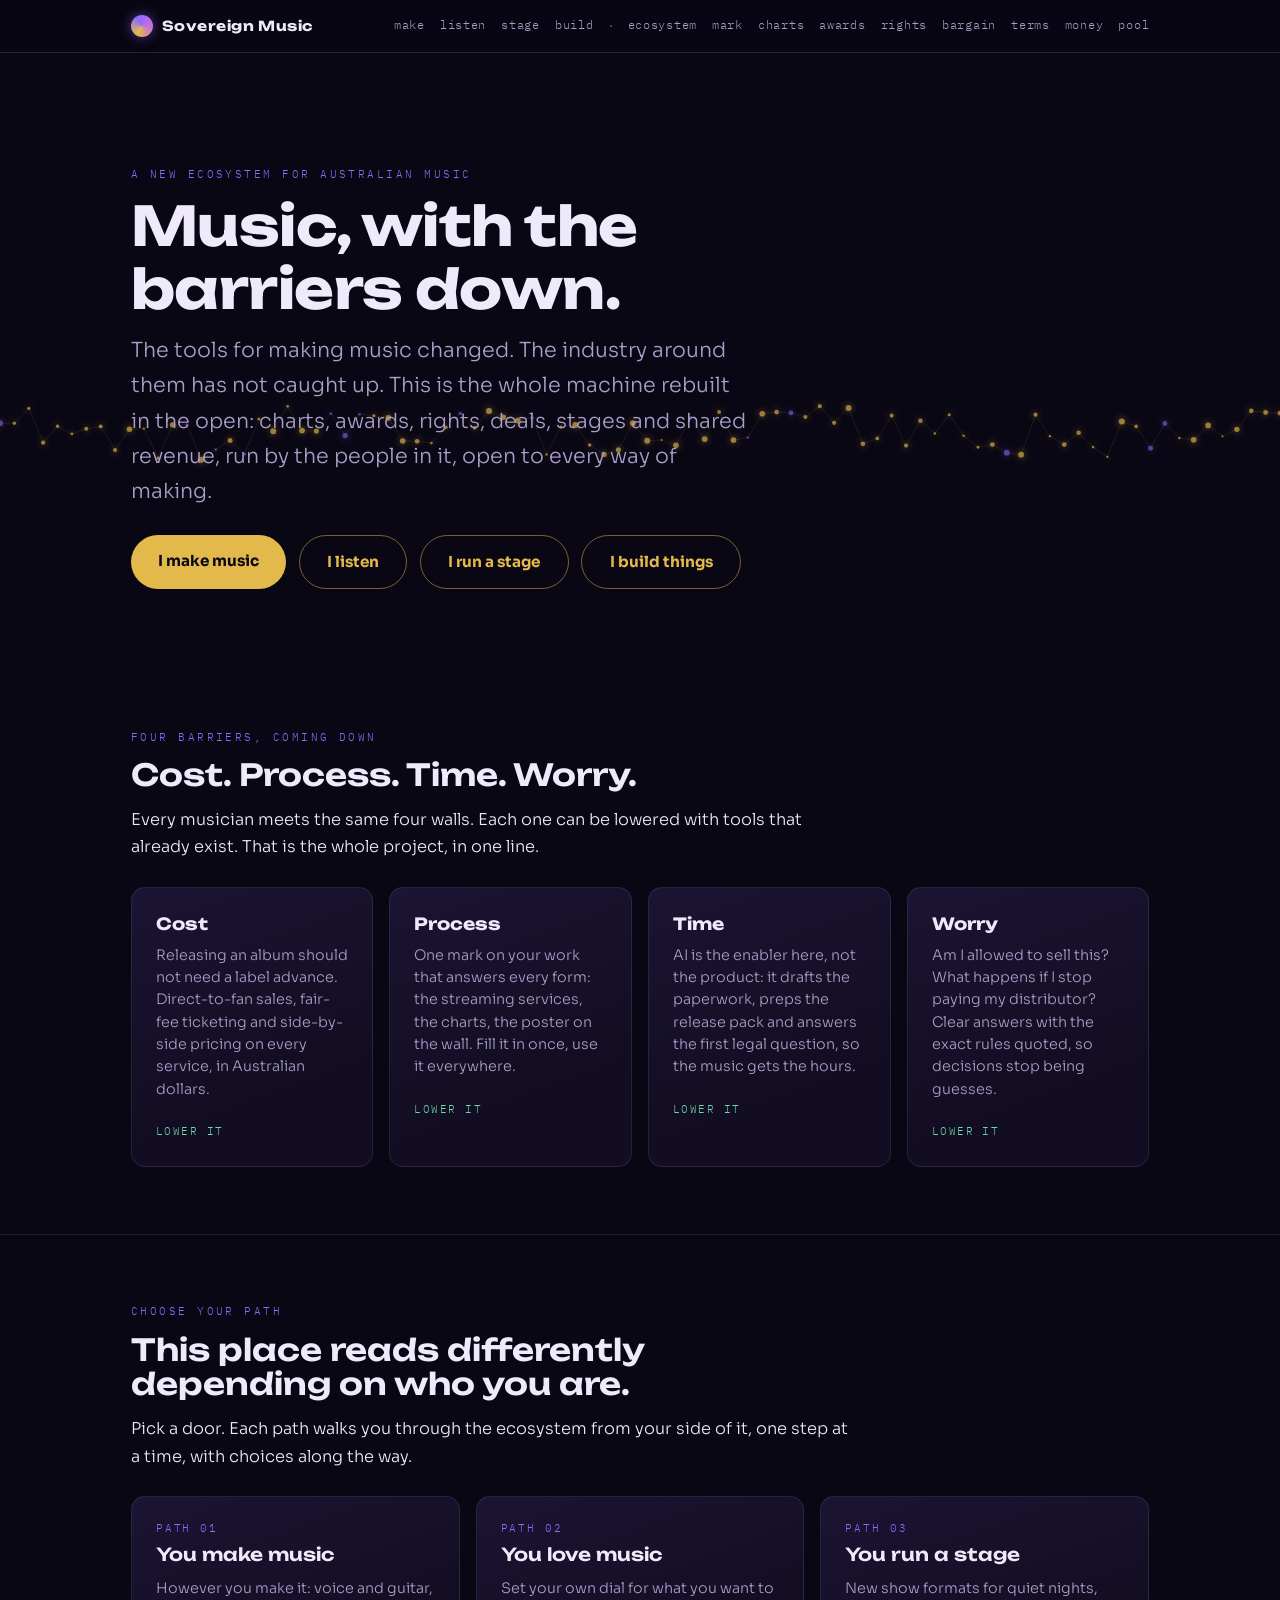
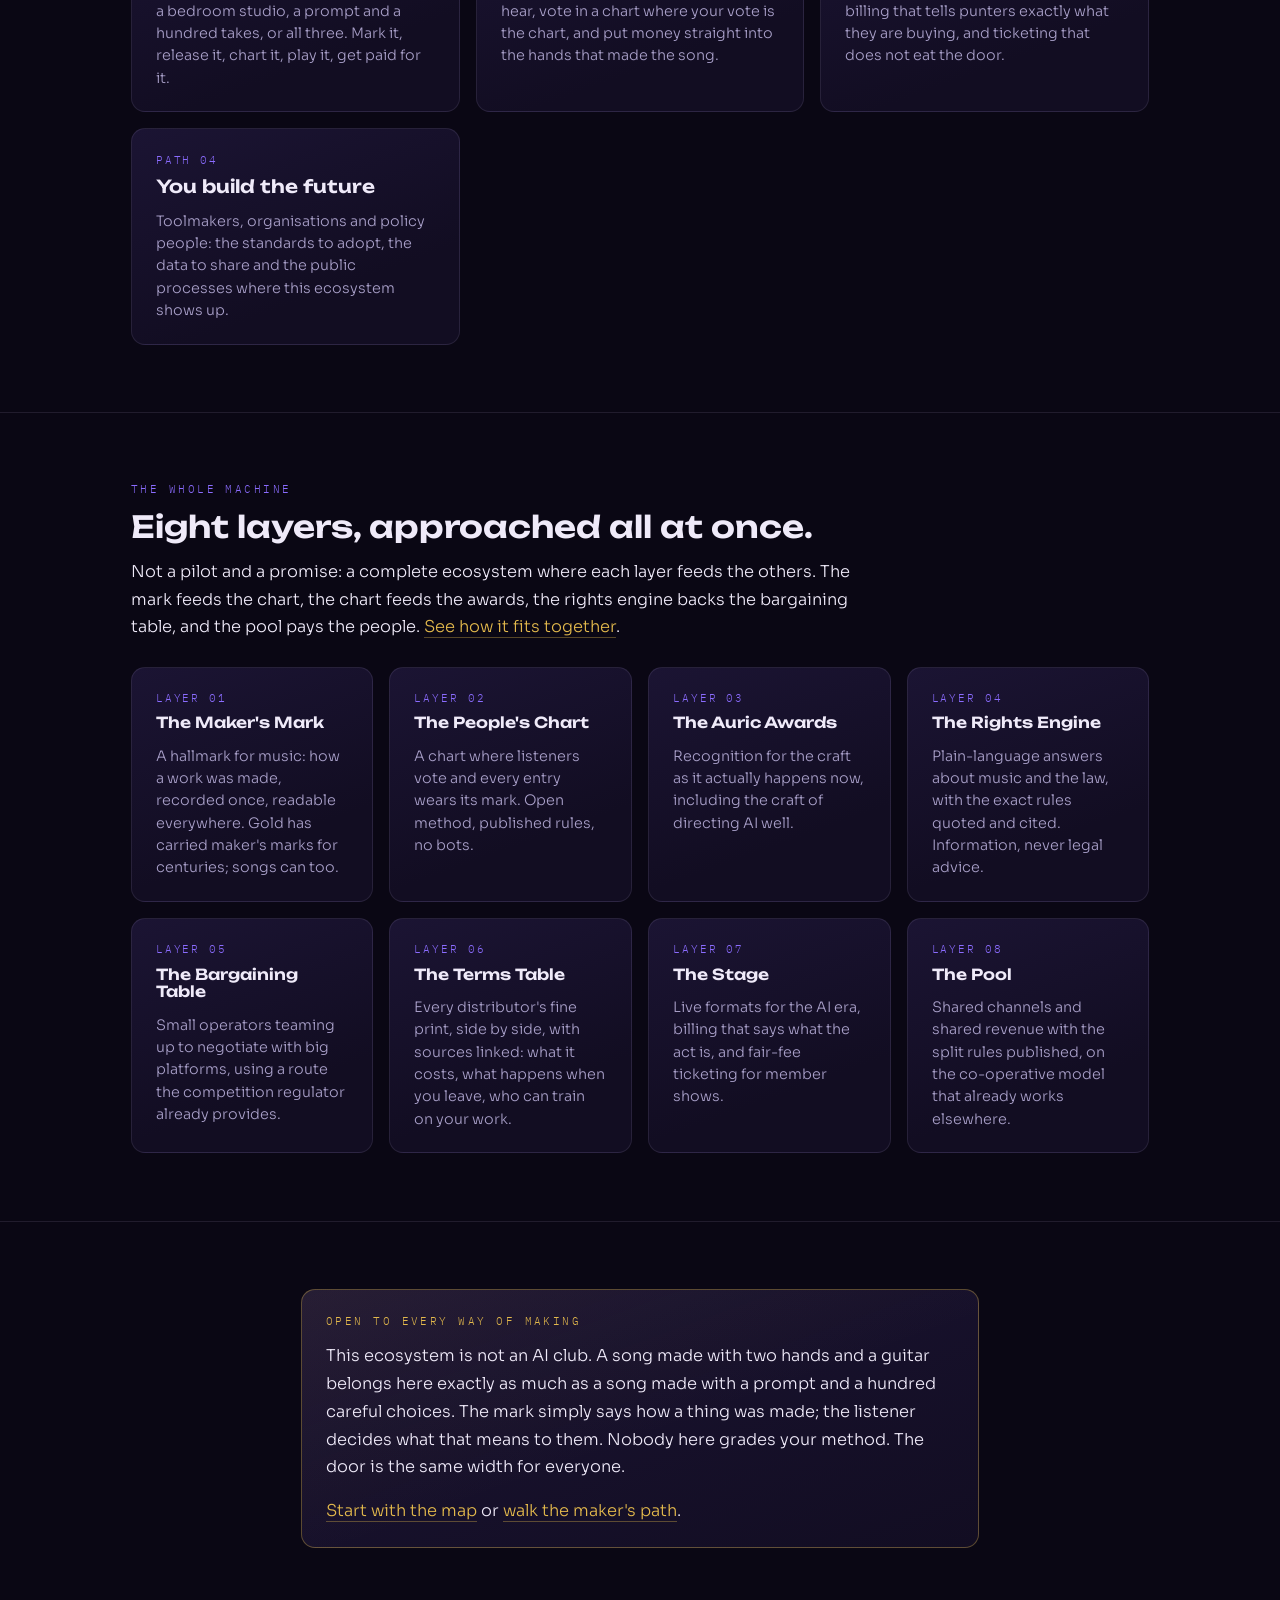
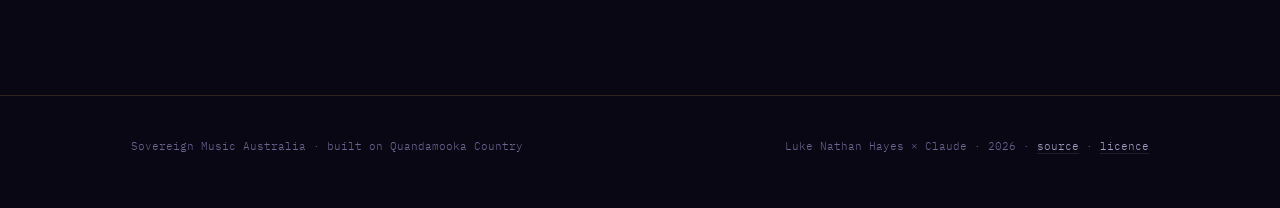
<file: index.html>
<!DOCTYPE html>
<html lang="en-AU">
<head>
<meta charset="UTF-8">
<meta name="viewport" content="width=device-width, initial-scale=1.0">
<title>Sovereign Music Australia</title>
<meta name="description" content="A complete ecosystem for music made with today's tools: charts, awards, rights, deals, stages and shared revenue, run by the people in it.">
<link rel="preconnect" href="https://fonts.googleapis.com">
<link rel="preconnect" href="https://fonts.gstatic.com" crossorigin>
<link rel="stylesheet" href="https://fonts.googleapis.com/css2?family=Unbounded:wght@500;600;700&family=Sora:wght@300;400;600;700&family=IBM+Plex+Mono:wght@400;500&display=swap">
<link rel="icon" href="assets/favicon.svg" type="image/svg+xml">
<link rel="stylesheet" href="assets/style.css">
</head>
<body>

<div id="site-header"></div>

<section class="hero">
  <canvas id="hero-canvas" aria-hidden="true"></canvas>
  <div class="wrap">
    <p class="eyebrow">A new ecosystem for Australian music</p>
    <h1>Music, with the<br>barriers down.</h1>
    <p class="lede">The tools for making music changed. The industry around them has not caught up. This is the whole machine rebuilt in the open: charts, awards, rights, deals, stages and shared revenue, run by the people in it, open to every way of making.</p>
    <div class="cta-row">
      <a class="cta" href="artist.html">I make music</a>
      <a class="cta ghost" href="listener.html">I listen</a>
      <a class="cta ghost" href="venue.html">I run a stage</a>
      <a class="cta ghost" href="allies.html">I build things</a>
    </div>
  </div>
</section>

<section class="block">
  <div class="wrap">
    <p class="eyebrow">Four barriers, coming down</p>
    <h2>Cost. Process. Time. Worry.</h2>
    <p class="narrow" style="margin-left:0">Every musician meets the same four walls. Each one can be lowered with tools that already exist. That is the whole project, in one line.</p>
    <div class="grid four" style="margin-top:1.6rem">
      <div class="card barrier reveal">
        <span class="word">Cost</span>
        <p class="d">Releasing an album should not need a label advance. Direct-to-fan sales, fair-fee ticketing and side-by-side pricing on every service, in Australian dollars.</p>
        <span class="down">lower it</span>
      </div>
      <div class="card barrier reveal">
        <span class="word">Process</span>
        <p class="d">One mark on your work that answers every form: the streaming services, the charts, the poster on the wall. Fill it in once, use it everywhere.</p>
        <span class="down">lower it</span>
      </div>
      <div class="card barrier reveal">
        <span class="word">Time</span>
        <p class="d">AI is the enabler here, not the product: it drafts the paperwork, preps the release pack and answers the first legal question, so the music gets the hours.</p>
        <span class="down">lower it</span>
      </div>
      <div class="card barrier reveal">
        <span class="word">Worry</span>
        <p class="d">Am I allowed to sell this? What happens if I stop paying my distributor? Clear answers with the exact rules quoted, so decisions stop being guesses.</p>
        <span class="down">lower it</span>
      </div>
    </div>
  </div>
</section>

<section class="block">
  <div class="wrap">
    <p class="eyebrow">Choose your path</p>
    <h2>This place reads differently depending on who you are.</h2>
    <p class="narrow" style="margin-left:0">Pick a door. Each path walks you through the ecosystem from your side of it, one step at a time, with choices along the way.</p>
    <div class="grid two" style="margin-top:1.6rem">
      <a class="card reveal" href="artist.html">
        <span class="n">Path 01</span>
        <h3 style="color:var(--plat)">You make music</h3>
        <p class="d">However you make it: voice and guitar, a bedroom studio, a prompt and a hundred takes, or all three. Mark it, release it, chart it, play it, get paid for it.</p>
      </a>
      <a class="card reveal" href="listener.html">
        <span class="n">Path 02</span>
        <h3 style="color:var(--plat)">You love music</h3>
        <p class="d">Set your own dial for what you want to hear, vote in a chart where your vote is the chart, and put money straight into the hands that made the song.</p>
      </a>
      <a class="card reveal" href="venue.html">
        <span class="n">Path 03</span>
        <h3 style="color:var(--plat)">You run a stage</h3>
        <p class="d">New show formats for quiet nights, billing that tells punters exactly what they are buying, and ticketing that does not eat the door.</p>
      </a>
      <a class="card reveal" href="allies.html">
        <span class="n">Path 04</span>
        <h3 style="color:var(--plat)">You build the future</h3>
        <p class="d">Toolmakers, organisations and policy people: the standards to adopt, the data to share and the public processes where this ecosystem shows up.</p>
      </a>
    </div>
  </div>
</section>

<section class="block">
  <div class="wrap">
    <p class="eyebrow">The whole machine</p>
    <h2>Eight layers, approached all at once.</h2>
    <p class="narrow" style="margin-left:0">Not a pilot and a promise: a complete ecosystem where each layer feeds the others. The mark feeds the chart, the chart feeds the awards, the rights engine backs the bargaining table, and the pool pays the people. <a href="ecosystem.html">See how it fits together</a>.</p>
    <div class="grid three" style="margin-top:1.6rem">
      <a class="card reveal" href="hallmark.html"><span class="n">Layer 01</span><h4>The Maker's Mark</h4><p class="d">A hallmark for music: how a work was made, recorded once, readable everywhere. Gold has carried maker's marks for centuries; songs can too.</p></a>
      <a class="card reveal" href="charts.html"><span class="n">Layer 02</span><h4>The People's Chart</h4><p class="d">A chart where listeners vote and every entry wears its mark. Open method, published rules, no bots.</p></a>
      <a class="card reveal" href="awards.html"><span class="n">Layer 03</span><h4>The Auric Awards</h4><p class="d">Recognition for the craft as it actually happens now, including the craft of directing AI well.</p></a>
      <a class="card reveal" href="rights.html"><span class="n">Layer 04</span><h4>The Rights Engine</h4><p class="d">Plain-language answers about music and the law, with the exact rules quoted and cited. Information, never legal advice.</p></a>
      <a class="card reveal" href="bargain.html"><span class="n">Layer 05</span><h4>The Bargaining Table</h4><p class="d">Small operators teaming up to negotiate with big platforms, using a route the competition regulator already provides.</p></a>
      <a class="card reveal" href="terms.html"><span class="n">Layer 06</span><h4>The Terms Table</h4><p class="d">Every distributor's fine print, side by side, with sources linked: what it costs, what happens when you leave, who can train on your work.</p></a>
      <a class="card reveal" href="venue.html"><span class="n">Layer 07</span><h4>The Stage</h4><p class="d">Live formats for the AI era, billing that says what the act is, and fair-fee ticketing for member shows.</p></a>
      <a class="card reveal" href="pool.html"><span class="n">Layer 08</span><h4>The Pool</h4><p class="d">Shared channels and shared revenue with the split rules published, on the co-operative model that already works elsewhere.</p></a>
    </div>
  </div>
</section>

<section class="block">
  <div class="wrap narrow" style="margin-left:auto">
    <div class="card regal reveal">
      <p class="eyebrow" style="color:var(--aurum)">Open to every way of making</p>
      <p>This ecosystem is not an AI club. A song made with two hands and a guitar belongs here exactly as much as a song made with a prompt and a hundred careful choices. The mark simply says how a thing was made; the listener decides what that means to them. Nobody here grades your method. The door is the same width for everyone.</p>
      <p style="margin-bottom:0"><a href="ecosystem.html">Start with the map</a> or <a href="artist.html">walk the maker's path</a>.</p>
    </div>
  </div>
</section>

<div id="site-footer"></div>

<script src="assets/site-nav.js" defer></script>
<script src="assets/motion.js" defer></script>
</body>
</html>
</file>
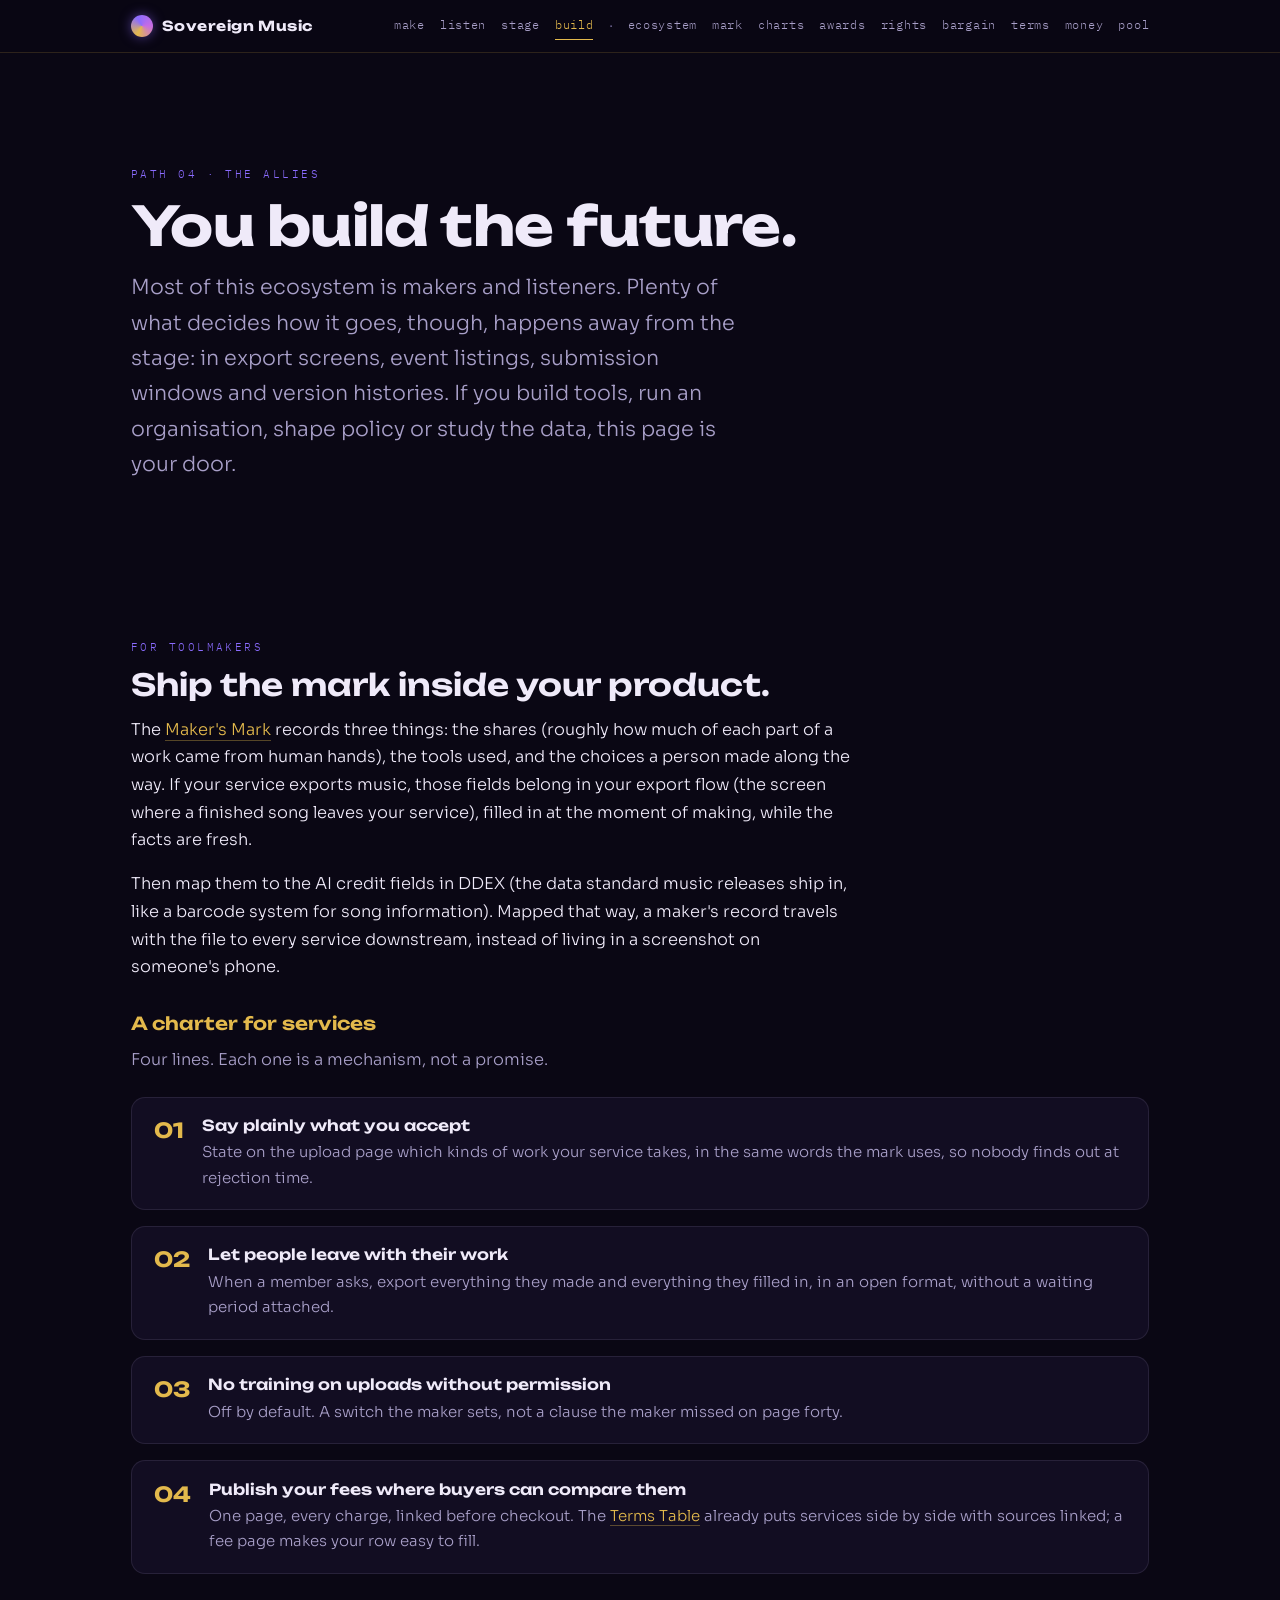
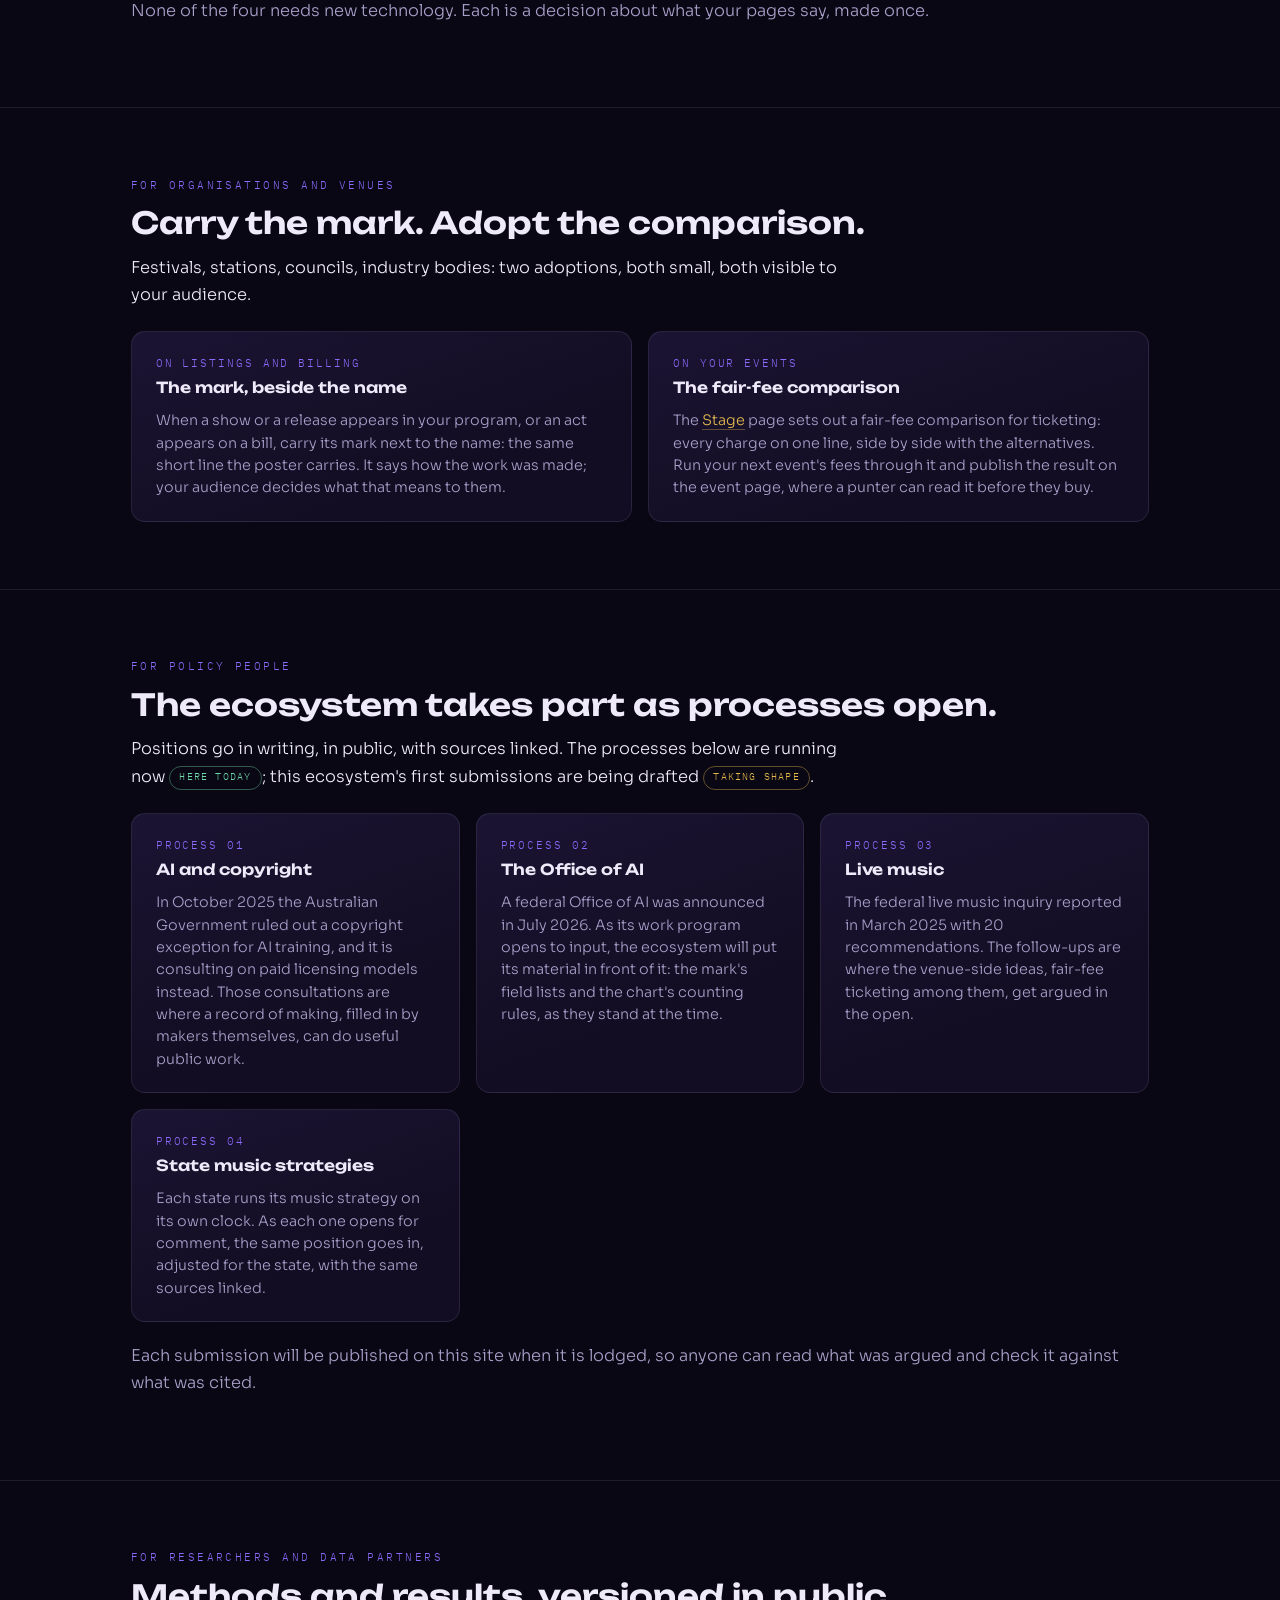
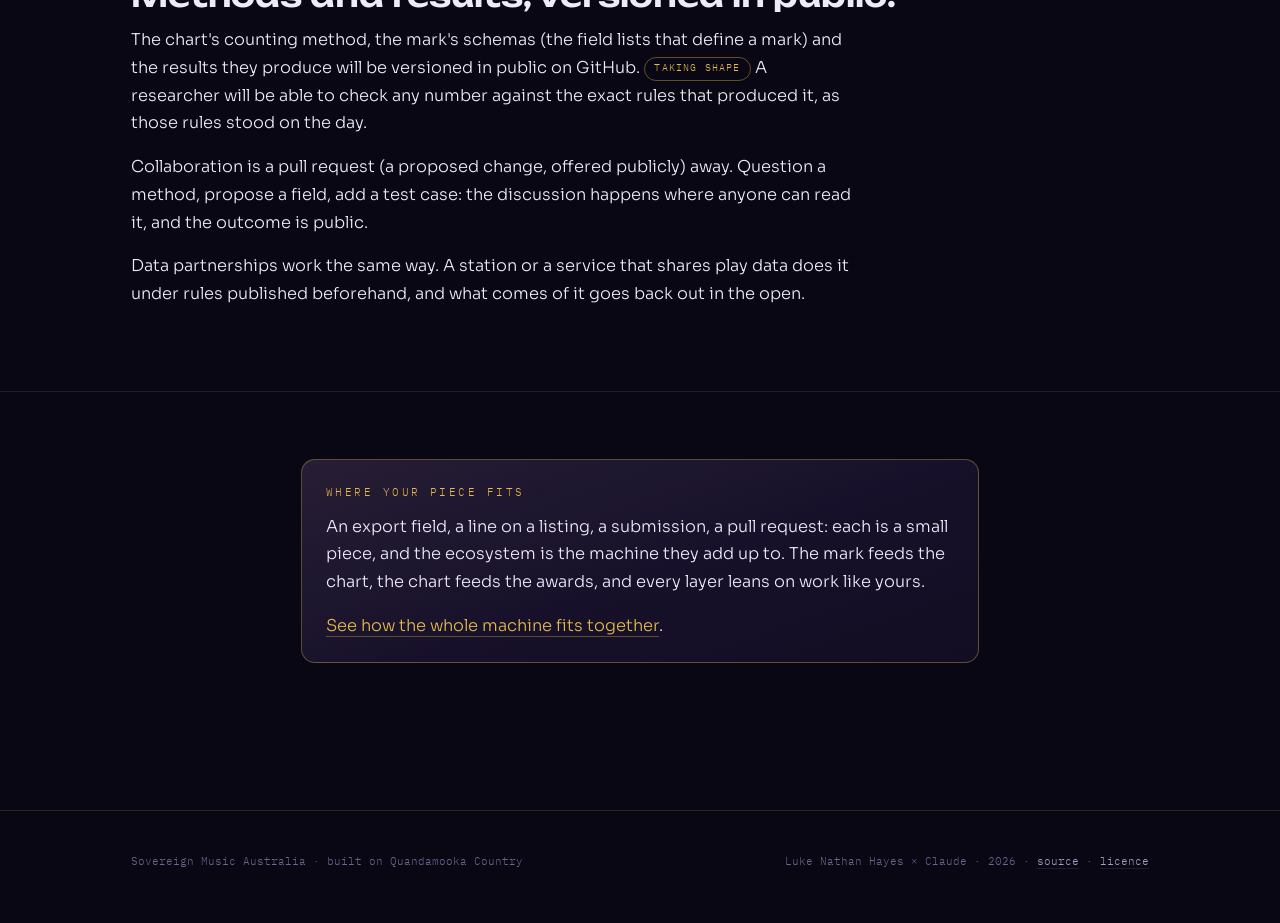
<file: allies.html>
<!DOCTYPE html>
<html lang="en-AU">
<head>
<meta charset="UTF-8">
<meta name="viewport" content="width=device-width, initial-scale=1.0">
<title>You Build the Future · Sovereign Music Australia</title>
<meta name="description" content="For toolmakers, organisations, researchers and policy people: the fields to adopt, the comparisons to carry and the public processes where this ecosystem takes part.">
<link rel="preconnect" href="https://fonts.googleapis.com">
<link rel="preconnect" href="https://fonts.gstatic.com" crossorigin>
<link rel="stylesheet" href="https://fonts.googleapis.com/css2?family=Unbounded:wght@500;600;700&family=Sora:wght@300;400;600;700&family=IBM+Plex+Mono:wght@400;500&display=swap">
<link rel="icon" href="assets/favicon.svg" type="image/svg+xml">
<link rel="stylesheet" href="assets/style.css">
</head>
<body>

<div id="site-header"></div>

<section class="hero">
  <div class="wrap">
    <p class="eyebrow">Path 04 · The allies</p>
    <h1>You build the future.</h1>
    <p class="lede">Most of this ecosystem is makers and listeners. Plenty of what decides how it goes, though, happens away from the stage: in export screens, event listings, submission windows and version histories. If you build tools, run an organisation, shape policy or study the data, this page is your door.</p>
  </div>
</section>

<section class="block" id="toolmakers">
  <div class="wrap">
    <p class="eyebrow">For toolmakers</p>
    <h2>Ship the mark inside your product.</h2>
    <p class="narrow" style="margin-left:0">The <a href="hallmark.html">Maker's Mark</a> records three things: the shares (roughly how much of each part of a work came from human hands), the tools used, and the choices a person made along the way. If your service exports music, those fields belong in your export flow (the screen where a finished song leaves your service), filled in at the moment of making, while the facts are fresh.</p>
    <p class="narrow" style="margin-left:0">Then map them to the AI credit fields in DDEX (the data standard music releases ship in, like a barcode system for song information). Mapped that way, a maker's record travels with the file to every service downstream, instead of living in a screenshot on someone's phone.</p>

    <h3>A charter for services</h3>
    <p class="soft">Four lines. Each one is a mechanism, not a promise.</p>
    <div class="steps">
      <div class="step reveal">
        <div>
          <h4>Say plainly what you accept</h4>
          <p>State on the upload page which kinds of work your service takes, in the same words the mark uses, so nobody finds out at rejection time.</p>
        </div>
      </div>
      <div class="step reveal">
        <div>
          <h4>Let people leave with their work</h4>
          <p>When a member asks, export everything they made and everything they filled in, in an open format, without a waiting period attached.</p>
        </div>
      </div>
      <div class="step reveal">
        <div>
          <h4>No training on uploads without permission</h4>
          <p>Off by default. A switch the maker sets, not a clause the maker missed on page forty.</p>
        </div>
      </div>
      <div class="step reveal">
        <div>
          <h4>Publish your fees where buyers can compare them</h4>
          <p>One page, every charge, linked before checkout. The <a href="terms.html">Terms Table</a> already puts services side by side with sources linked; a fee page makes your row easy to fill.</p>
        </div>
      </div>
    </div>
    <p class="soft">None of the four needs new technology. Each is a decision about what your pages say, made once.</p>
  </div>
</section>

<section class="block" id="organisations">
  <div class="wrap">
    <p class="eyebrow">For organisations and venues</p>
    <h2>Carry the mark. Adopt the comparison.</h2>
    <p class="narrow" style="margin-left:0">Festivals, stations, councils, industry bodies: two adoptions, both small, both visible to your audience.</p>
    <div class="grid two" style="margin-top:1.4rem">
      <div class="card reveal">
        <span class="n">On listings and billing</span>
        <h4>The mark, beside the name</h4>
        <p class="d">When a show or a release appears in your program, or an act appears on a bill, carry its mark next to the name: the same short line the poster carries. It says how the work was made; your audience decides what that means to them.</p>
      </div>
      <div class="card reveal">
        <span class="n">On your events</span>
        <h4>The fair-fee comparison</h4>
        <p class="d">The <a href="venue.html">Stage</a> page sets out a fair-fee comparison for ticketing: every charge on one line, side by side with the alternatives. Run your next event's fees through it and publish the result on the event page, where a punter can read it before they buy.</p>
      </div>
    </div>
  </div>
</section>

<section class="block" id="policy">
  <div class="wrap">
    <p class="eyebrow">For policy people</p>
    <h2>The ecosystem takes part as processes open.</h2>
    <p class="narrow" style="margin-left:0">Positions go in writing, in public, with sources linked. The processes below are running now <span class="when today">here today</span>; this ecosystem's first submissions are being drafted <span class="when forming">taking shape</span>.</p>
    <div class="grid two" style="margin-top:1.4rem">
      <div class="card reveal">
        <span class="n">Process 01</span>
        <h4>AI and copyright</h4>
        <p class="d">In October 2025 the Australian Government ruled out a copyright exception for AI training, and it is consulting on paid licensing models instead. Those consultations are where a record of making, filled in by makers themselves, can do useful public work.</p>
      </div>
      <div class="card reveal">
        <span class="n">Process 02</span>
        <h4>The Office of AI</h4>
        <p class="d">A federal Office of AI was announced in July 2026. As its work program opens to input, the ecosystem will put its material in front of it: the mark's field lists and the chart's counting rules, as they stand at the time.</p>
      </div>
      <div class="card reveal">
        <span class="n">Process 03</span>
        <h4>Live music</h4>
        <p class="d">The federal live music inquiry reported in March 2025 with 20 recommendations. The follow-ups are where the venue-side ideas, fair-fee ticketing among them, get argued in the open.</p>
      </div>
      <div class="card reveal">
        <span class="n">Process 04</span>
        <h4>State music strategies</h4>
        <p class="d">Each state runs its music strategy on its own clock. As each one opens for comment, the same position goes in, adjusted for the state, with the same sources linked.</p>
      </div>
    </div>
    <p class="soft" style="margin-top:1.2rem">Each submission will be published on this site when it is lodged, so anyone can read what was argued and check it against what was cited.</p>
  </div>
</section>

<section class="block" id="researchers">
  <div class="wrap">
    <p class="eyebrow">For researchers and data partners</p>
    <h2>Methods and results, versioned in public.</h2>
    <p class="narrow" style="margin-left:0">The chart's counting method, the mark's schemas (the field lists that define a mark) and the results they produce will be versioned in public on GitHub. <span class="when forming">taking shape</span> A researcher will be able to check any number against the exact rules that produced it, as those rules stood on the day.</p>
    <p class="narrow" style="margin-left:0">Collaboration is a pull request (a proposed change, offered publicly) away. Question a method, propose a field, add a test case: the discussion happens where anyone can read it, and the outcome is public.</p>
    <p class="narrow" style="margin-left:0">Data partnerships work the same way. A station or a service that shares play data does it under rules published beforehand, and what comes of it goes back out in the open.</p>
  </div>
</section>

<section class="block">
  <div class="wrap narrow" style="margin-left:auto">
    <div class="card regal reveal">
      <p class="eyebrow" style="color:var(--aurum)">Where your piece fits</p>
      <p>An export field, a line on a listing, a submission, a pull request: each is a small piece, and the ecosystem is the machine they add up to. The mark feeds the chart, the chart feeds the awards, and every layer leans on work like yours.</p>
      <p style="margin-bottom:0"><a href="ecosystem.html">See how the whole machine fits together</a>.</p>
    </div>
  </div>
</section>

<div id="site-footer"></div>

<script src="assets/site-nav.js" defer></script>
<script src="assets/motion.js" defer></script>
</body>
</html>
</file>
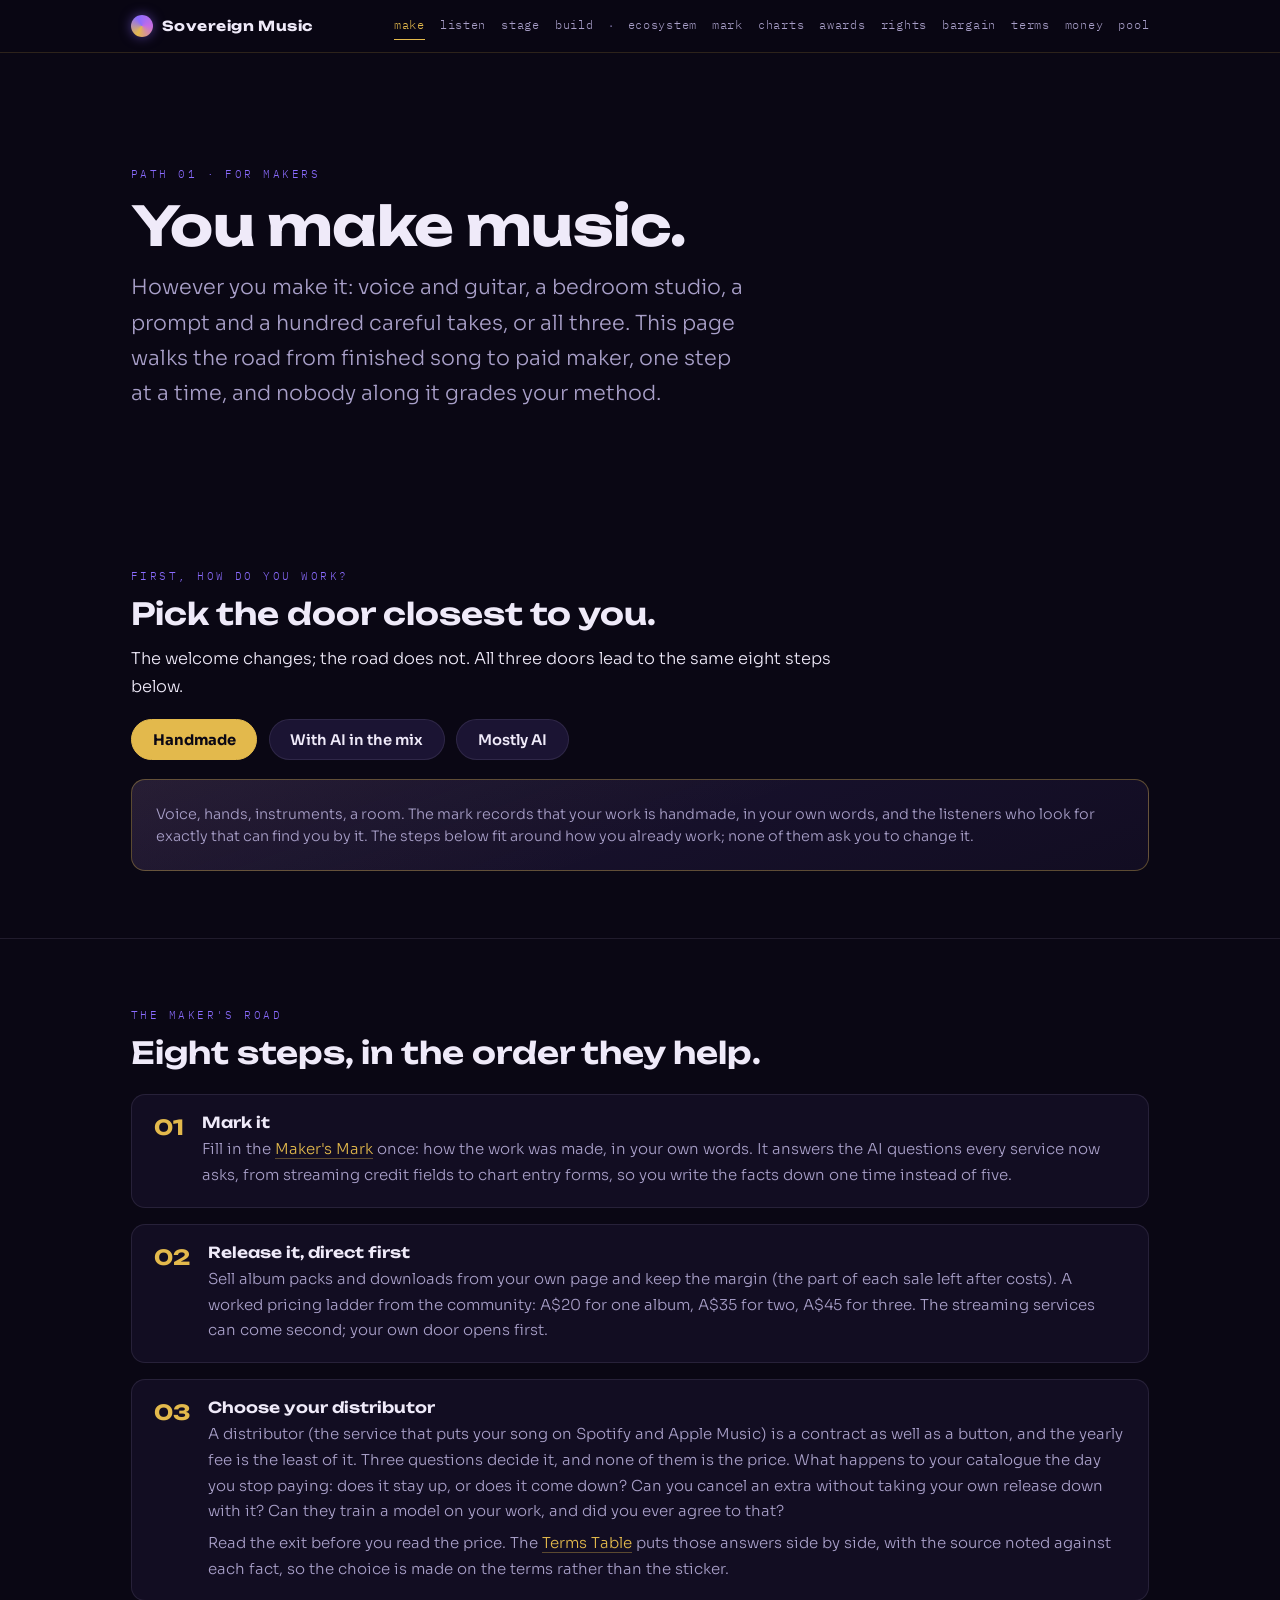
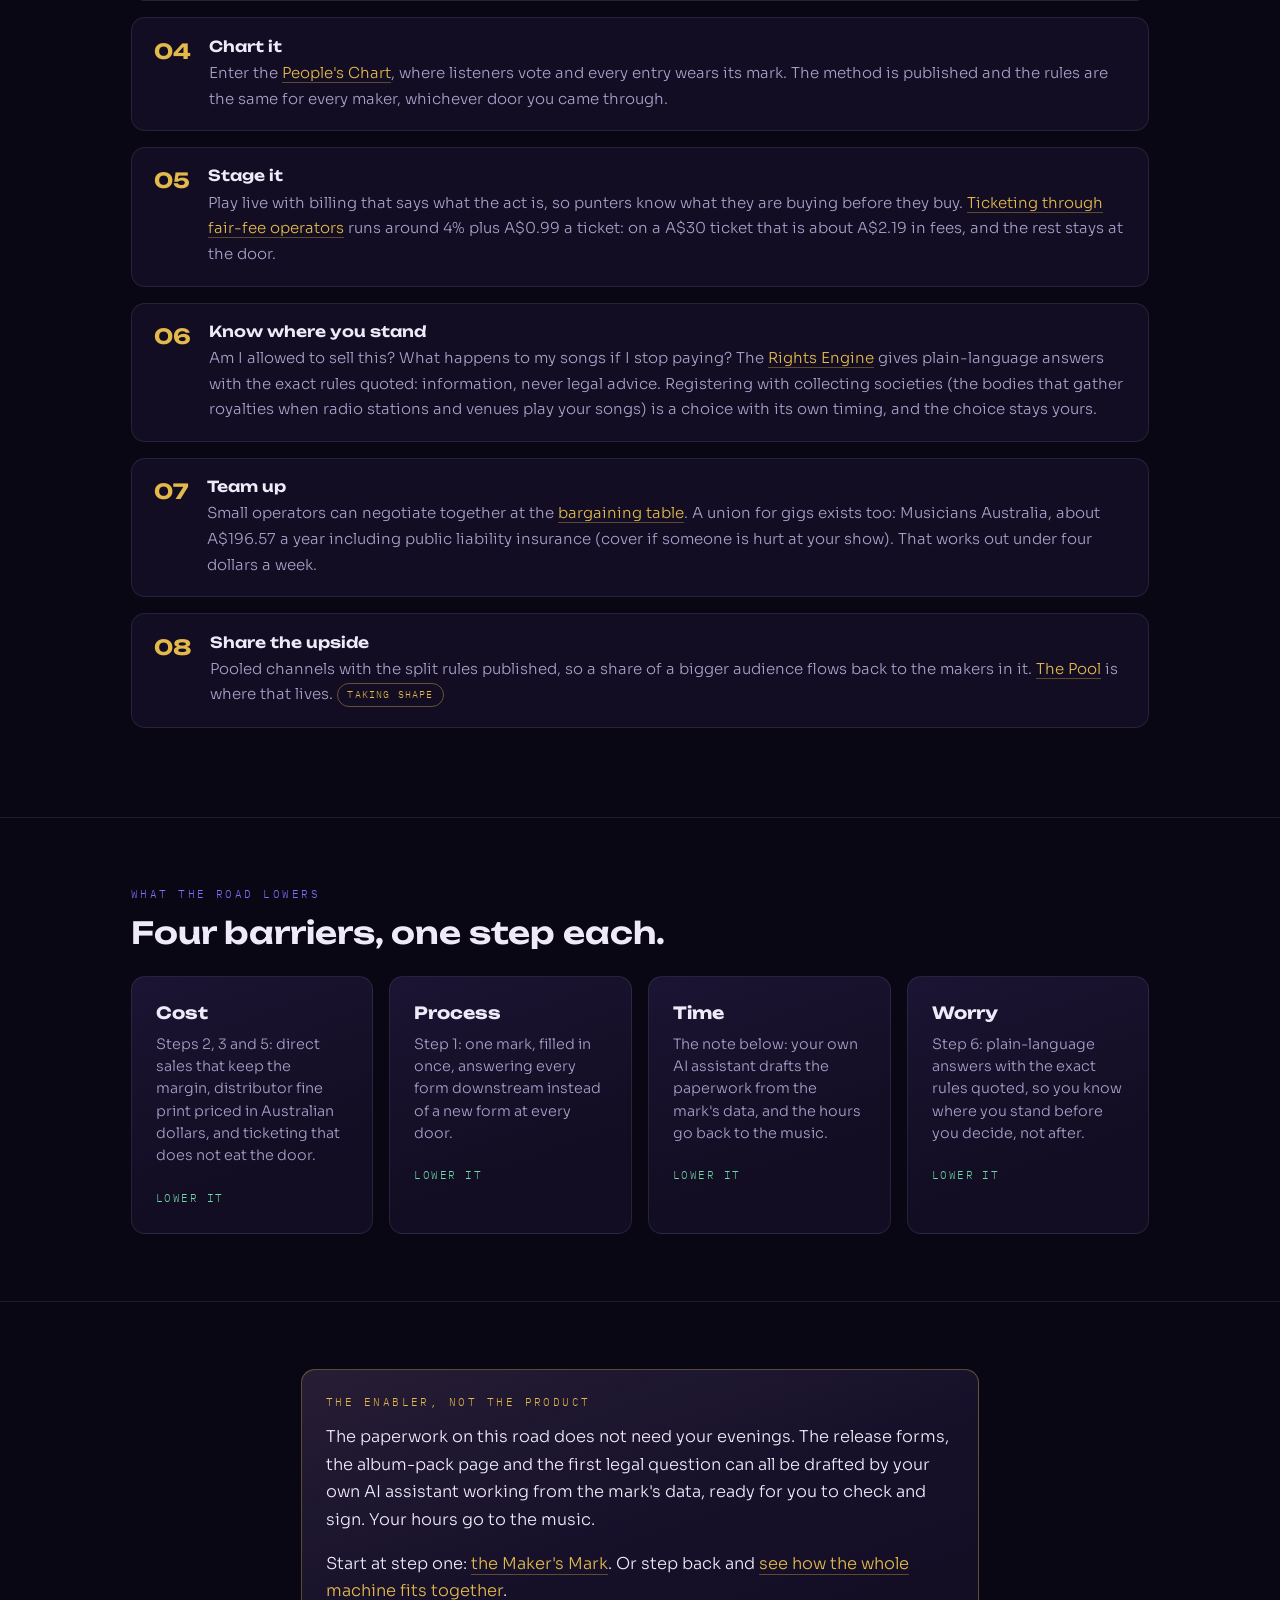
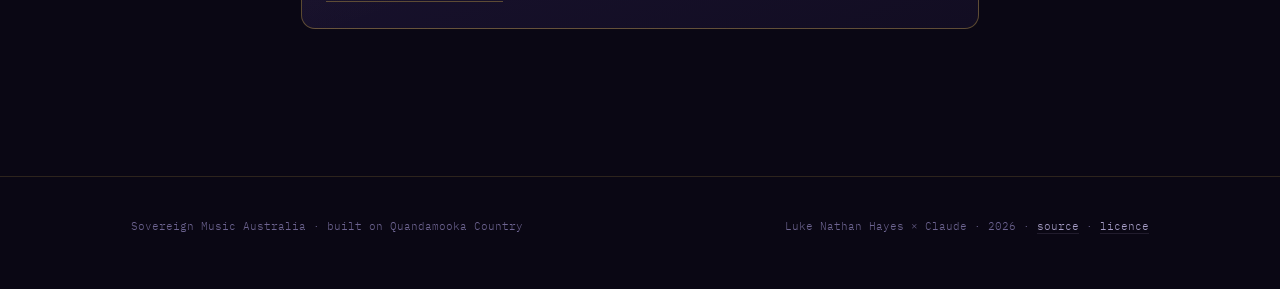
<file: artist.html>
<!DOCTYPE html>
<html lang="en-AU">
<head>
<meta charset="UTF-8">
<meta name="viewport" content="width=device-width, initial-scale=1.0">
<title>You make music · Sovereign Music Australia</title>
<meta name="description" content="The maker's path: mark your work once, release direct, choose a distributor with the fine print visible, chart it, stage it, and know where you stand.">
<link rel="preconnect" href="https://fonts.googleapis.com">
<link rel="preconnect" href="https://fonts.gstatic.com" crossorigin>
<link rel="stylesheet" href="https://fonts.googleapis.com/css2?family=Unbounded:wght@500;600;700&family=Sora:wght@300;400;600;700&family=IBM+Plex+Mono:wght@400;500&display=swap">
<link rel="icon" href="assets/favicon.svg" type="image/svg+xml">
<link rel="stylesheet" href="assets/style.css">
</head>
<body>

<div id="site-header"></div>

<section class="hero">
  <div class="wrap">
    <p class="eyebrow">Path 01 · For makers</p>
    <h1>You make music.</h1>
    <p class="lede">However you make it: voice and guitar, a bedroom studio, a prompt and a hundred careful takes, or all three. This page walks the road from finished song to paid maker, one step at a time, and nobody along it grades your method.</p>
  </div>
</section>

<section class="block">
  <div class="wrap">
    <p class="eyebrow">First, how do you work?</p>
    <h2>Pick the door closest to you.</h2>
    <p class="narrow" style="margin-left:0">The welcome changes; the road does not. All three doors lead to the same eight steps below.</p>
    <div class="choices">
      <button class="choice" data-choice="hand" data-group="how">Handmade</button>
      <button class="choice" data-choice="mix" data-group="how">With AI in the mix</button>
      <button class="choice" data-choice="ai" data-group="how">Mostly AI</button>
    </div>
    <div class="card regal" data-branch="hand" data-group="how">
      <p class="d" style="margin:0">Voice, hands, instruments, a room. The mark records that your work is handmade, in your own words, and the listeners who look for exactly that can find you by it. The steps below fit around how you already work; none of them ask you to change it.</p>
    </div>
    <div class="card regal" data-branch="mix" data-group="how">
      <p class="d" style="margin:0">A person drives; tools help where you point them. That is how a great deal of music gets made this decade, and this path treats it as ordinary, because it is. The mark lets you say which parts came from where, once, and be done with the question.</p>
    </div>
    <div class="card regal" data-branch="ai" data-group="how">
      <p class="d" style="margin:0">The tools generate; you direct, select and shape. Directing well takes taste, patience and a lot of discarded takes, and this path gives that work a name and a place to stand. Say what it is on the mark, and the steps below read the same for you as for anyone.</p>
    </div>
  </div>
</section>

<section class="block">
  <div class="wrap">
    <p class="eyebrow">The maker's road</p>
    <h2>Eight steps, in the order they help.</h2>
    <div class="steps">
      <div class="step reveal">
        <div>
          <h4>Mark it</h4>
          <p>Fill in the <a href="hallmark.html">Maker's Mark</a> once: how the work was made, in your own words. It answers the AI questions every service now asks, from streaming credit fields to chart entry forms, so you write the facts down one time instead of five.</p>
        </div>
      </div>
      <div class="step reveal">
        <div>
          <h4>Release it, direct first</h4>
          <p>Sell album packs and downloads from your own page and keep the margin (the part of each sale left after costs). A worked pricing ladder from the community: A$20 for one album, A$35 for two, A$45 for three. The streaming services can come second; your own door opens first.</p>
        </div>
      </div>
      <div class="step reveal">
        <div>
          <h4>Choose your distributor</h4>
          <p>A distributor (the service that puts your song on Spotify and Apple Music) is a contract as well as a button, and the yearly fee is the least of it. Three questions decide it, and none of them is the price. What happens to your catalogue the day you stop paying: does it stay up, or does it come down? Can you cancel an extra without taking your own release down with it? Can they train a model on your work, and did you ever agree to that?</p>
          <p>Read the exit before you read the price. The <a href="terms.html">Terms Table</a> puts those answers side by side, with the source noted against each fact, so the choice is made on the terms rather than the sticker.</p>
        </div>
      </div>
      <div class="step reveal">
        <div>
          <h4>Chart it</h4>
          <p>Enter the <a href="charts.html">People's Chart</a>, where listeners vote and every entry wears its mark. The method is published and the rules are the same for every maker, whichever door you came through.</p>
        </div>
      </div>
      <div class="step reveal">
        <div>
          <h4>Stage it</h4>
          <p>Play live with billing that says what the act is, so punters know what they are buying before they buy. <a href="venue.html">Ticketing through fair-fee operators</a> runs around 4% plus A$0.99 a ticket: on a A$30 ticket that is about A$2.19 in fees, and the rest stays at the door.</p>
        </div>
      </div>
      <div class="step reveal">
        <div>
          <h4>Know where you stand</h4>
          <p>Am I allowed to sell this? What happens to my songs if I stop paying? The <a href="rights.html">Rights Engine</a> gives plain-language answers with the exact rules quoted: information, never legal advice. Registering with collecting societies (the bodies that gather royalties when radio stations and venues play your songs) is a choice with its own timing, and the choice stays yours.</p>
        </div>
      </div>
      <div class="step reveal">
        <div>
          <h4>Team up</h4>
          <p>Small operators can negotiate together at the <a href="bargain.html">bargaining table</a>. A union for gigs exists too: Musicians Australia, about A$196.57 a year including public liability insurance (cover if someone is hurt at your show). That works out under four dollars a week.</p>
        </div>
      </div>
      <div class="step reveal">
        <div>
          <h4>Share the upside</h4>
          <p>Pooled channels with the split rules published, so a share of a bigger audience flows back to the makers in it. <a href="pool.html">The Pool</a> is where that lives. <span class="when forming">taking shape</span></p>
        </div>
      </div>
    </div>
  </div>
</section>

<section class="block">
  <div class="wrap">
    <p class="eyebrow">What the road lowers</p>
    <h2>Four barriers, one step each.</h2>
    <div class="grid four" style="margin-top:1.6rem">
      <div class="card barrier reveal">
        <span class="word">Cost</span>
        <p class="d">Steps 2, 3 and 5: direct sales that keep the margin, distributor fine print priced in Australian dollars, and ticketing that does not eat the door.</p>
        <span class="down">lower it</span>
      </div>
      <div class="card barrier reveal">
        <span class="word">Process</span>
        <p class="d">Step 1: one mark, filled in once, answering every form downstream instead of a new form at every door.</p>
        <span class="down">lower it</span>
      </div>
      <div class="card barrier reveal">
        <span class="word">Time</span>
        <p class="d">The note below: your own AI assistant drafts the paperwork from the mark's data, and the hours go back to the music.</p>
        <span class="down">lower it</span>
      </div>
      <div class="card barrier reveal">
        <span class="word">Worry</span>
        <p class="d">Step 6: plain-language answers with the exact rules quoted, so you know where you stand before you decide, not after.</p>
        <span class="down">lower it</span>
      </div>
    </div>
  </div>
</section>

<section class="block">
  <div class="wrap narrow" style="margin-left:auto">
    <div class="card regal reveal">
      <p class="eyebrow" style="color:var(--aurum)">The enabler, not the product</p>
      <p>The paperwork on this road does not need your evenings. The release forms, the album-pack page and the first legal question can all be drafted by your own AI assistant working from the mark's data, ready for you to check and sign. Your hours go to the music.</p>
      <p style="margin-bottom:0">Start at step one: <a href="hallmark.html">the Maker's Mark</a>. Or step back and <a href="ecosystem.html">see how the whole machine fits together</a>.</p>
    </div>
  </div>
</section>

<div id="site-footer"></div>

<script src="assets/site-nav.js" defer></script>
<script src="assets/motion.js" defer></script>
</body>
</html>
</file>
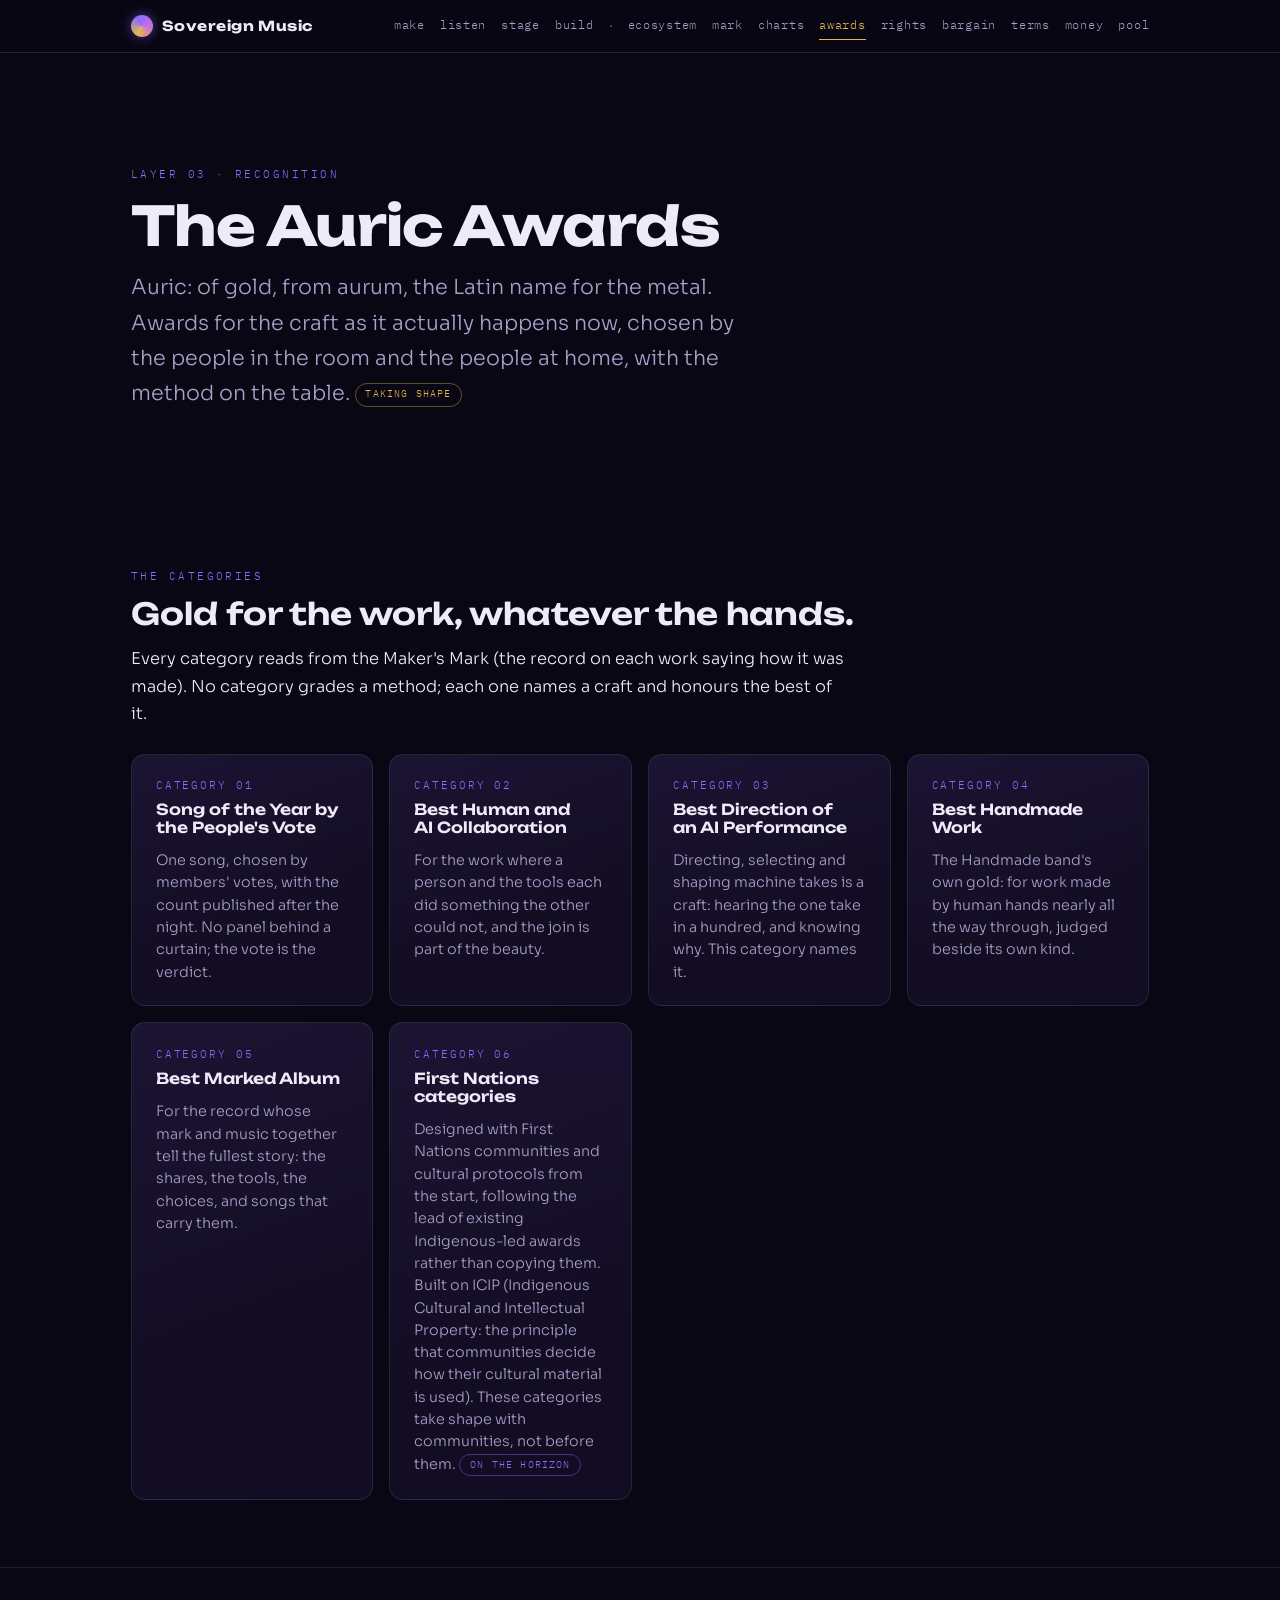
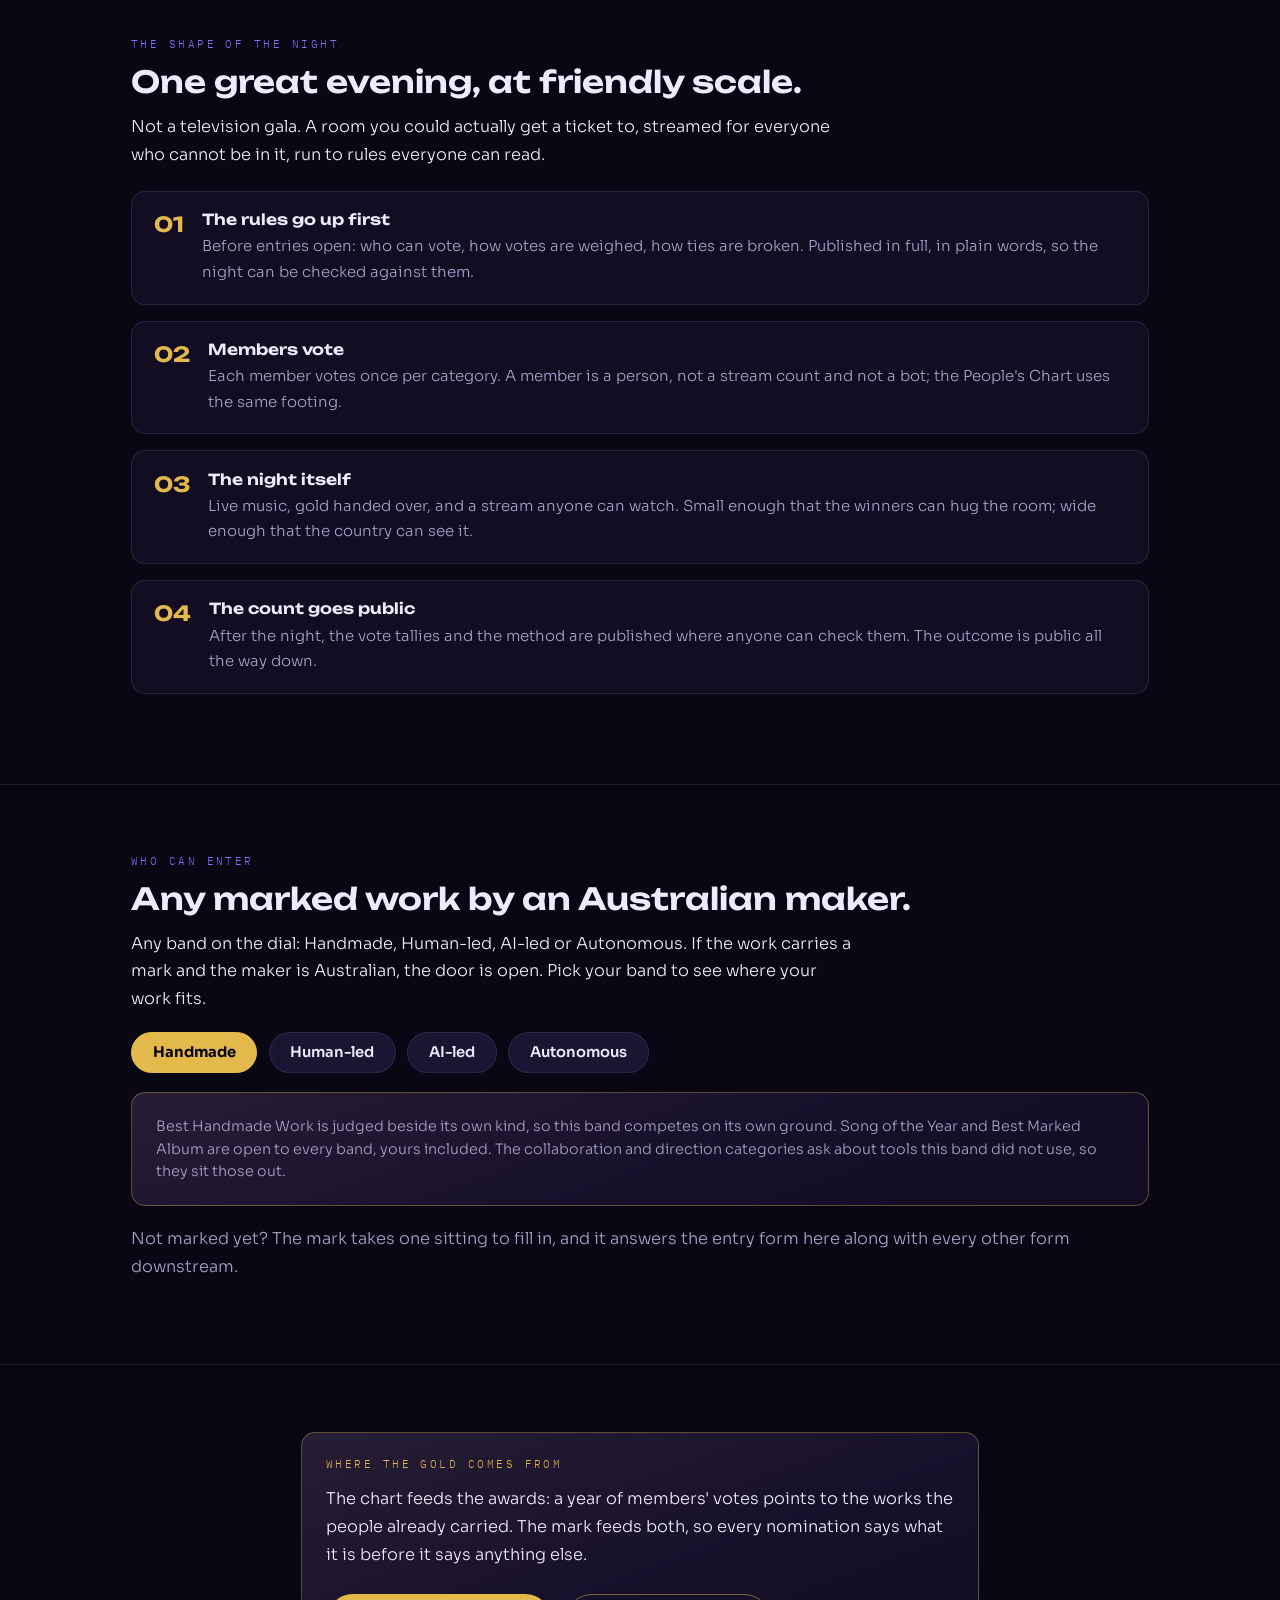
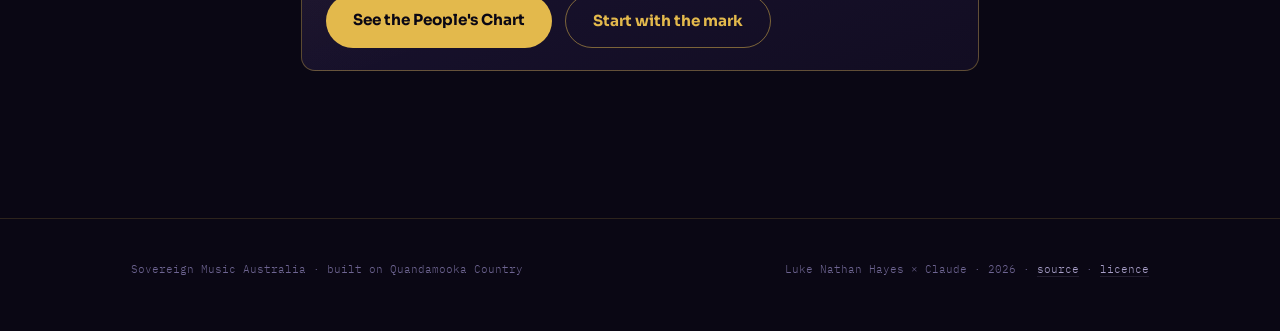
<file: awards.html>
<!DOCTYPE html>
<html lang="en-AU">
<head>
<meta charset="UTF-8">
<meta name="viewport" content="width=device-width, initial-scale=1.0">
<title>The Auric Awards · Sovereign Music Australia</title>
<meta name="description" content="Recognition for the craft as it actually happens now: member-voted awards with the rules published, open to every way of making.">
<link rel="preconnect" href="https://fonts.googleapis.com">
<link rel="preconnect" href="https://fonts.gstatic.com" crossorigin>
<link rel="stylesheet" href="https://fonts.googleapis.com/css2?family=Unbounded:wght@500;600;700&family=Sora:wght@300;400;600;700&family=IBM+Plex+Mono:wght@400;500&display=swap">
<link rel="icon" href="assets/favicon.svg" type="image/svg+xml">
<link rel="stylesheet" href="assets/style.css">
</head>
<body>

<div id="site-header"></div>

<section class="hero">
  <div class="wrap">
    <p class="eyebrow">Layer 03 · Recognition</p>
    <h1>The Auric Awards</h1>
    <p class="lede">Auric: of gold, from aurum, the Latin name for the metal. Awards for the craft as it actually happens now, chosen by the people in the room and the people at home, with the method on the table. <span class="when forming">taking shape</span></p>
  </div>
</section>

<section class="block">
  <div class="wrap">
    <p class="eyebrow">The categories</p>
    <h2>Gold for the work, whatever the hands.</h2>
    <p class="narrow" style="margin-left:0">Every category reads from the Maker's Mark (the record on each work saying how it was made). No category grades a method; each one names a craft and honours the best of it.</p>
    <div class="grid three" style="margin-top:1.6rem">
      <div class="card reveal">
        <span class="n">Category 01</span>
        <h4>Song of the Year by the People's Vote</h4>
        <p class="d">One song, chosen by members' votes, with the count published after the night. No panel behind a curtain; the vote is the verdict.</p>
      </div>
      <div class="card reveal">
        <span class="n">Category 02</span>
        <h4>Best Human and AI Collaboration</h4>
        <p class="d">For the work where a person and the tools each did something the other could not, and the join is part of the beauty.</p>
      </div>
      <div class="card reveal">
        <span class="n">Category 03</span>
        <h4>Best Direction of an AI Performance</h4>
        <p class="d">Directing, selecting and shaping machine takes is a craft: hearing the one take in a hundred, and knowing why. This category names it.</p>
      </div>
      <div class="card reveal">
        <span class="n">Category 04</span>
        <h4>Best Handmade Work</h4>
        <p class="d">The Handmade band's own gold: for work made by human hands nearly all the way through, judged beside its own kind.</p>
      </div>
      <div class="card reveal">
        <span class="n">Category 05</span>
        <h4>Best Marked Album</h4>
        <p class="d">For the record whose mark and music together tell the fullest story: the shares, the tools, the choices, and songs that carry them.</p>
      </div>
      <div class="card reveal">
        <span class="n">Category 06</span>
        <h4>First Nations categories</h4>
        <p class="d">Designed with First Nations communities and cultural protocols from the start, following the lead of existing Indigenous-led awards rather than copying them. Built on ICIP (Indigenous Cultural and Intellectual Property: the principle that communities decide how their cultural material is used). These categories take shape with communities, not before them. <span class="when horizon">on the horizon</span></p>
      </div>
    </div>
  </div>
</section>

<section class="block">
  <div class="wrap">
    <p class="eyebrow">The shape of the night</p>
    <h2>One great evening, at friendly scale.</h2>
    <p class="narrow" style="margin-left:0">Not a television gala. A room you could actually get a ticket to, streamed for everyone who cannot be in it, run to rules everyone can read.</p>
    <div class="steps">
      <div class="step">
        <div>
          <h4>The rules go up first</h4>
          <p>Before entries open: who can vote, how votes are weighed, how ties are broken. Published in full, in plain words, so the night can be checked against them.</p>
        </div>
      </div>
      <div class="step">
        <div>
          <h4>Members vote</h4>
          <p>Each member votes once per category. A member is a person, not a stream count and not a bot; the People's Chart uses the same footing.</p>
        </div>
      </div>
      <div class="step">
        <div>
          <h4>The night itself</h4>
          <p>Live music, gold handed over, and a stream anyone can watch. Small enough that the winners can hug the room; wide enough that the country can see it.</p>
        </div>
      </div>
      <div class="step">
        <div>
          <h4>The count goes public</h4>
          <p>After the night, the vote tallies and the method are published where anyone can check them. The outcome is public all the way down.</p>
        </div>
      </div>
    </div>
  </div>
</section>

<section class="block">
  <div class="wrap">
    <p class="eyebrow">Who can enter</p>
    <h2>Any marked work by an Australian maker.</h2>
    <p class="narrow" style="margin-left:0">Any band on the dial: Handmade, Human-led, AI-led or Autonomous. If the work carries a mark and the maker is Australian, the door is open. Pick your band to see where your work fits.</p>
    <div class="choices">
      <button class="choice" data-choice="handmade" data-group="band">Handmade</button>
      <button class="choice" data-choice="humanled" data-group="band">Human-led</button>
      <button class="choice" data-choice="ailed" data-group="band">AI-led</button>
      <button class="choice" data-choice="autonomous" data-group="band">Autonomous</button>
    </div>
    <div data-branch="handmade" data-group="band">
      <div class="card regal">
        <p class="d">Best Handmade Work is judged beside its own kind, so this band competes on its own ground. Song of the Year and Best Marked Album are open to every band, yours included. The collaboration and direction categories ask about tools this band did not use, so they sit those out.</p>
      </div>
    </div>
    <div data-branch="humanled" data-group="band">
      <div class="card regal">
        <p class="d">The widest field: Song of the Year, Best Human and AI Collaboration, and Best Marked Album are all natural homes. Where the tools carried a whole performance, Best Direction of an AI Performance opens too.</p>
      </div>
    </div>
    <div data-branch="ailed" data-group="band">
      <div class="card regal">
        <p class="d">Best Direction of an AI Performance was named for this band: the craft of directing, selecting and shaping machine takes. Song of the Year, the collaboration category and Best Marked Album are open as well.</p>
      </div>
    </div>
    <div data-branch="autonomous" data-group="band">
      <div class="card regal">
        <p class="d">Machine-made, human-published, and still welcome: Song of the Year and Best Marked Album are open to this band. The mark says what the work is; the members decide what they think of it, one vote at a time.</p>
      </div>
    </div>
    <p class="soft" style="margin-top:1.2rem">Not marked yet? The mark takes one sitting to fill in, and it answers the entry form here along with every other form downstream.</p>
  </div>
</section>

<section class="block">
  <div class="wrap narrow" style="margin-left:auto">
    <div class="card regal reveal">
      <p class="eyebrow" style="color:var(--aurum)">Where the gold comes from</p>
      <p>The chart feeds the awards: a year of members' votes points to the works the people already carried. The mark feeds both, so every nomination says what it is before it says anything else.</p>
      <div class="cta-row">
        <a class="cta" href="charts.html">See the People's Chart</a>
        <a class="cta ghost" href="hallmark.html">Start with the mark</a>
      </div>
    </div>
  </div>
</section>

<div id="site-footer"></div>

<script src="assets/site-nav.js" defer></script>
<script src="assets/motion.js" defer></script>
</body>
</html>
</file>
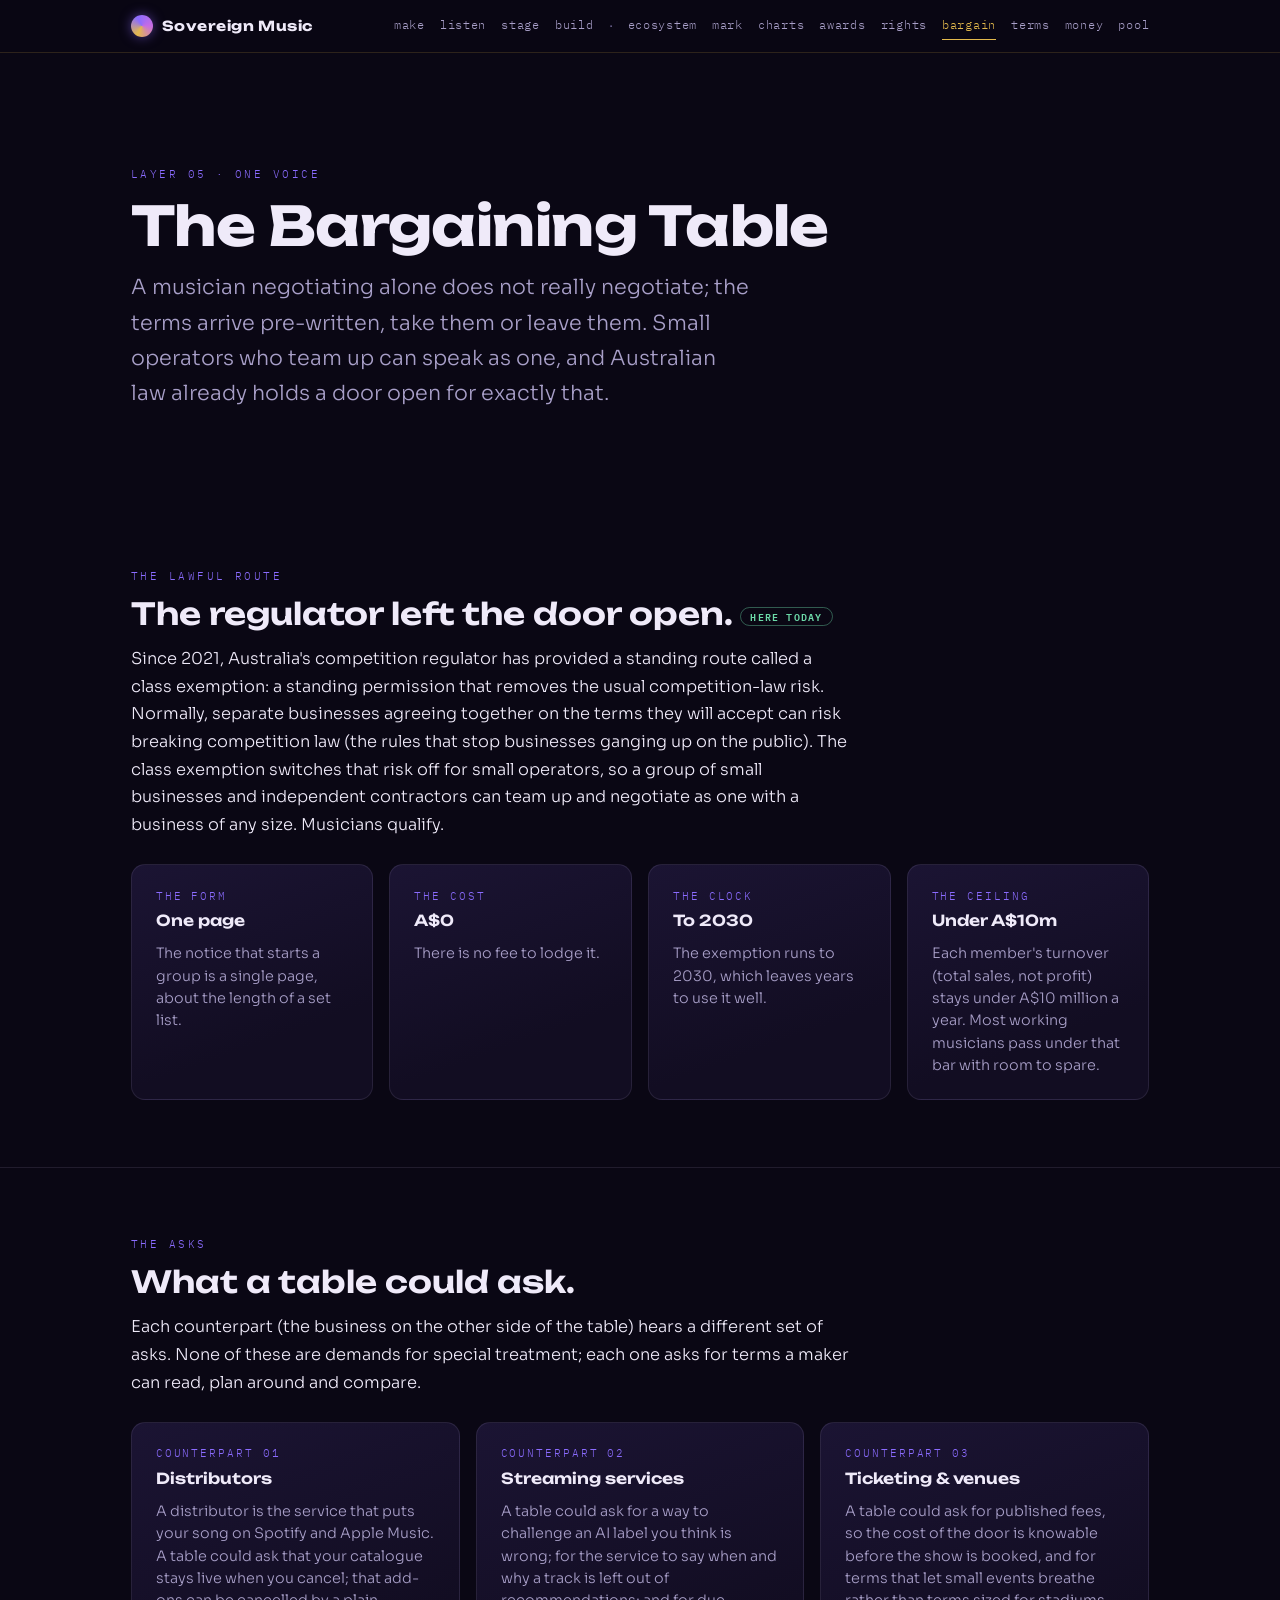
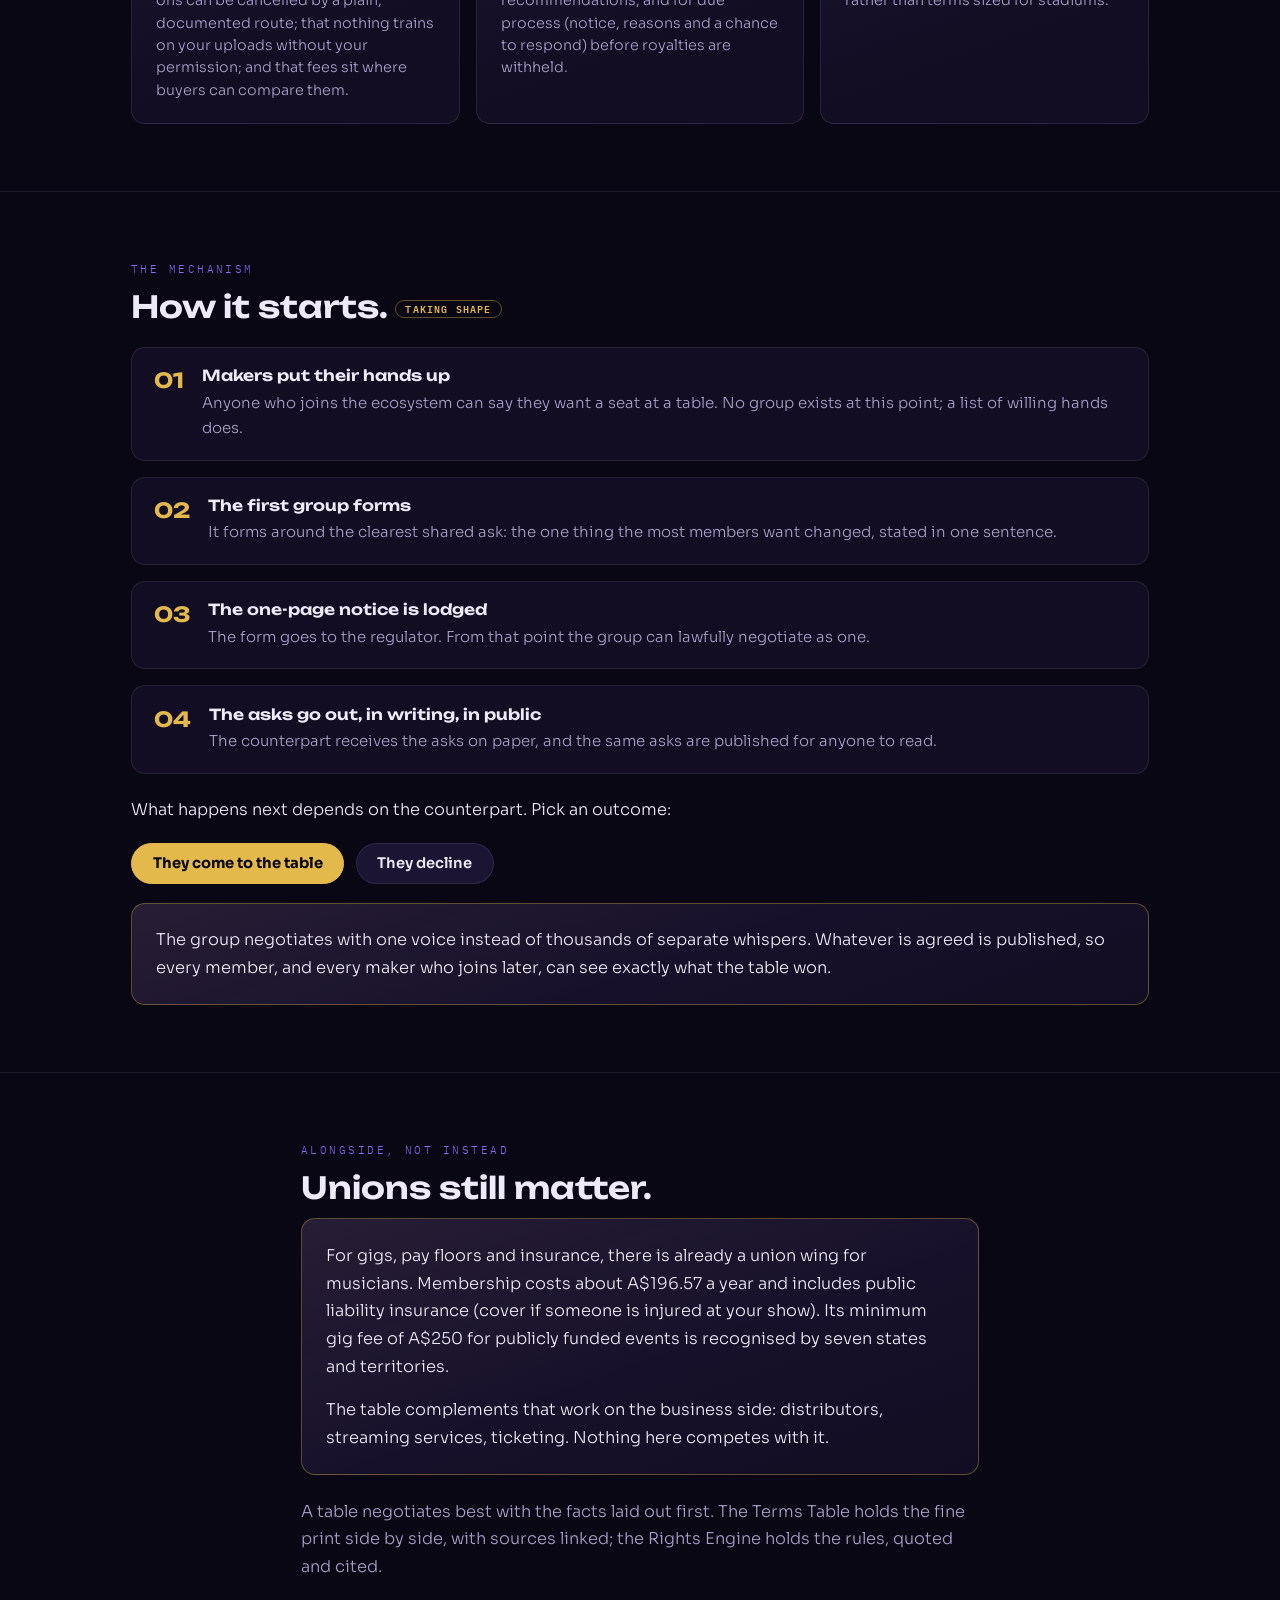
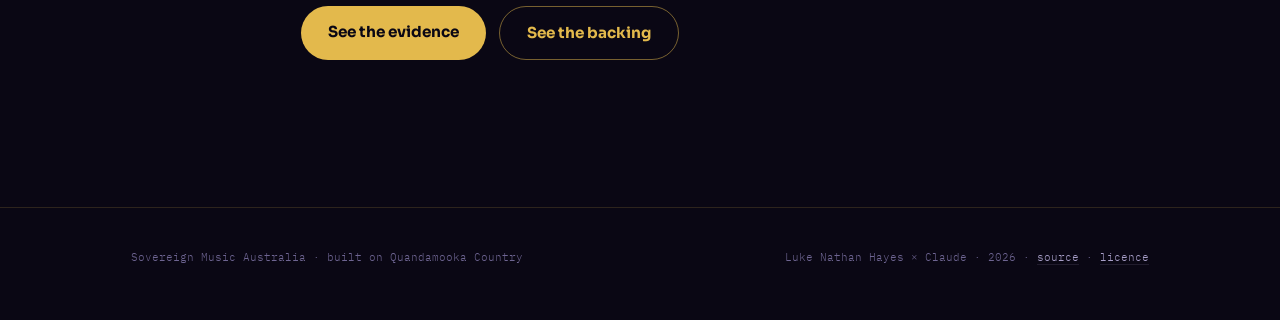
<file: bargain.html>
<!DOCTYPE html>
<html lang="en-AU">
<head>
<meta charset="UTF-8">
<meta name="viewport" content="width=device-width, initial-scale=1.0">
<title>The Bargaining Table · Sovereign Music Australia</title>
<meta name="description" content="Small operators, one voice: a lawful route for musicians to team up and negotiate with distributors, streaming services and ticketing, using a route the competition regulator already provides.">
<link rel="preconnect" href="https://fonts.googleapis.com">
<link rel="preconnect" href="https://fonts.gstatic.com" crossorigin>
<link rel="stylesheet" href="https://fonts.googleapis.com/css2?family=Unbounded:wght@500;600;700&family=Sora:wght@300;400;600;700&family=IBM+Plex+Mono:wght@400;500&display=swap">
<link rel="icon" href="assets/favicon.svg" type="image/svg+xml">
<link rel="stylesheet" href="assets/style.css">
</head>
<body>

<div id="site-header"></div>

<section class="hero">
  <div class="wrap">
    <p class="eyebrow">Layer 05 · One voice</p>
    <h1>The Bargaining Table</h1>
    <p class="lede">A musician negotiating alone does not really negotiate; the terms arrive pre-written, take them or leave them. Small operators who team up can speak as one, and Australian law already holds a door open for exactly that.</p>
  </div>
</section>

<section class="block">
  <div class="wrap">
    <p class="eyebrow">The lawful route</p>
    <h2>The regulator left the door open. <span class="when today">here today</span></h2>
    <p class="narrow" style="margin-left:0">Since 2021, Australia's competition regulator has provided a standing route called a class exemption: a standing permission that removes the usual competition-law risk. Normally, separate businesses agreeing together on the terms they will accept can risk breaking competition law (the rules that stop businesses ganging up on the public). The class exemption switches that risk off for small operators, so a group of small businesses and independent contractors can team up and negotiate as one with a business of any size. Musicians qualify.</p>
    <div class="grid four" style="margin-top:1.6rem">
      <div class="card reveal">
        <span class="n">The form</span>
        <h4>One page</h4>
        <p class="d">The notice that starts a group is a single page, about the length of a set list.</p>
      </div>
      <div class="card reveal">
        <span class="n">The cost</span>
        <h4>A$0</h4>
        <p class="d">There is no fee to lodge it.</p>
      </div>
      <div class="card reveal">
        <span class="n">The clock</span>
        <h4>To 2030</h4>
        <p class="d">The exemption runs to 2030, which leaves years to use it well.</p>
      </div>
      <div class="card reveal">
        <span class="n">The ceiling</span>
        <h4>Under A$10m</h4>
        <p class="d">Each member's turnover (total sales, not profit) stays under A$10 million a year. Most working musicians pass under that bar with room to spare.</p>
      </div>
    </div>
  </div>
</section>

<section class="block">
  <div class="wrap">
    <p class="eyebrow">The asks</p>
    <h2>What a table could ask.</h2>
    <p class="narrow" style="margin-left:0">Each counterpart (the business on the other side of the table) hears a different set of asks. None of these are demands for special treatment; each one asks for terms a maker can read, plan around and compare.</p>
    <div class="grid three" style="margin-top:1.6rem">
      <div class="card reveal">
        <span class="n">Counterpart 01</span>
        <h4>Distributors</h4>
        <p class="d">A distributor is the service that puts your song on Spotify and Apple Music. A table could ask that your catalogue stays live when you cancel; that add-ons can be cancelled by a plain, documented route; that nothing trains on your uploads without your permission; and that fees sit where buyers can compare them.</p>
      </div>
      <div class="card reveal">
        <span class="n">Counterpart 02</span>
        <h4>Streaming services</h4>
        <p class="d">A table could ask for a way to challenge an AI label you think is wrong; for the service to say when and why a track is left out of recommendations; and for due process (notice, reasons and a chance to respond) before royalties are withheld.</p>
      </div>
      <div class="card reveal">
        <span class="n">Counterpart 03</span>
        <h4>Ticketing &amp; venues</h4>
        <p class="d">A table could ask for published fees, so the cost of the door is knowable before the show is booked, and for terms that let small events breathe rather than terms sized for stadiums.</p>
      </div>
    </div>
  </div>
</section>

<section class="block">
  <div class="wrap">
    <p class="eyebrow">The mechanism</p>
    <h2>How it starts. <span class="when forming">taking shape</span></h2>
    <div class="steps">
      <div class="step reveal">
        <div>
          <h4>Makers put their hands up</h4>
          <p>Anyone who joins the ecosystem can say they want a seat at a table. No group exists at this point; a list of willing hands does.</p>
        </div>
      </div>
      <div class="step reveal">
        <div>
          <h4>The first group forms</h4>
          <p>It forms around the clearest shared ask: the one thing the most members want changed, stated in one sentence.</p>
        </div>
      </div>
      <div class="step reveal">
        <div>
          <h4>The one-page notice is lodged</h4>
          <p>The form goes to the regulator. From that point the group can lawfully negotiate as one.</p>
        </div>
      </div>
      <div class="step reveal">
        <div>
          <h4>The asks go out, in writing, in public</h4>
          <p>The counterpart receives the asks on paper, and the same asks are published for anyone to read.</p>
        </div>
      </div>
    </div>
    <p class="narrow" style="margin-left:0">What happens next depends on the counterpart. Pick an outcome:</p>
    <div class="choices">
      <button class="choice" data-choice="talks" data-group="outcome">They come to the table</button>
      <button class="choice" data-choice="decline" data-group="outcome">They decline</button>
    </div>
    <div data-branch="talks" data-group="outcome">
      <div class="card regal">
        <p>The group negotiates with one voice instead of thousands of separate whispers. Whatever is agreed is published, so every member, and every maker who joins later, can see exactly what the table won.</p>
      </div>
    </div>
    <div data-branch="decline" data-group="outcome">
      <div class="card regal">
        <p>A counterpart can decline to negotiate; the exemption permits the asking, it does not compel an answer. The group and its asks remain on the public record either way, and public records move slower minds.</p>
      </div>
    </div>
  </div>
</section>

<section class="block">
  <div class="wrap narrow" style="margin-left:auto">
    <p class="eyebrow">Alongside, not instead</p>
    <h2>Unions still matter.</h2>
    <div class="card regal reveal">
      <p>For gigs, pay floors and insurance, there is already a union wing for musicians. Membership costs about A$196.57 a year and includes public liability insurance (cover if someone is injured at your show). Its minimum gig fee of A$250 for publicly funded events is recognised by seven states and territories.</p>
      <p style="margin-bottom:0">The table complements that work on the business side: distributors, streaming services, ticketing. Nothing here competes with it.</p>
    </div>
    <p class="soft" style="margin-top:1.4rem">A table negotiates best with the facts laid out first. The Terms Table holds the fine print side by side, with sources linked; the Rights Engine holds the rules, quoted and cited.</p>
    <div class="cta-row">
      <a class="cta" href="terms.html">See the evidence</a>
      <a class="cta ghost" href="rights.html">See the backing</a>
    </div>
  </div>
</section>

<div id="site-footer"></div>

<script src="assets/site-nav.js" defer></script>
<script src="assets/motion.js" defer></script>
</body>
</html>
</file>
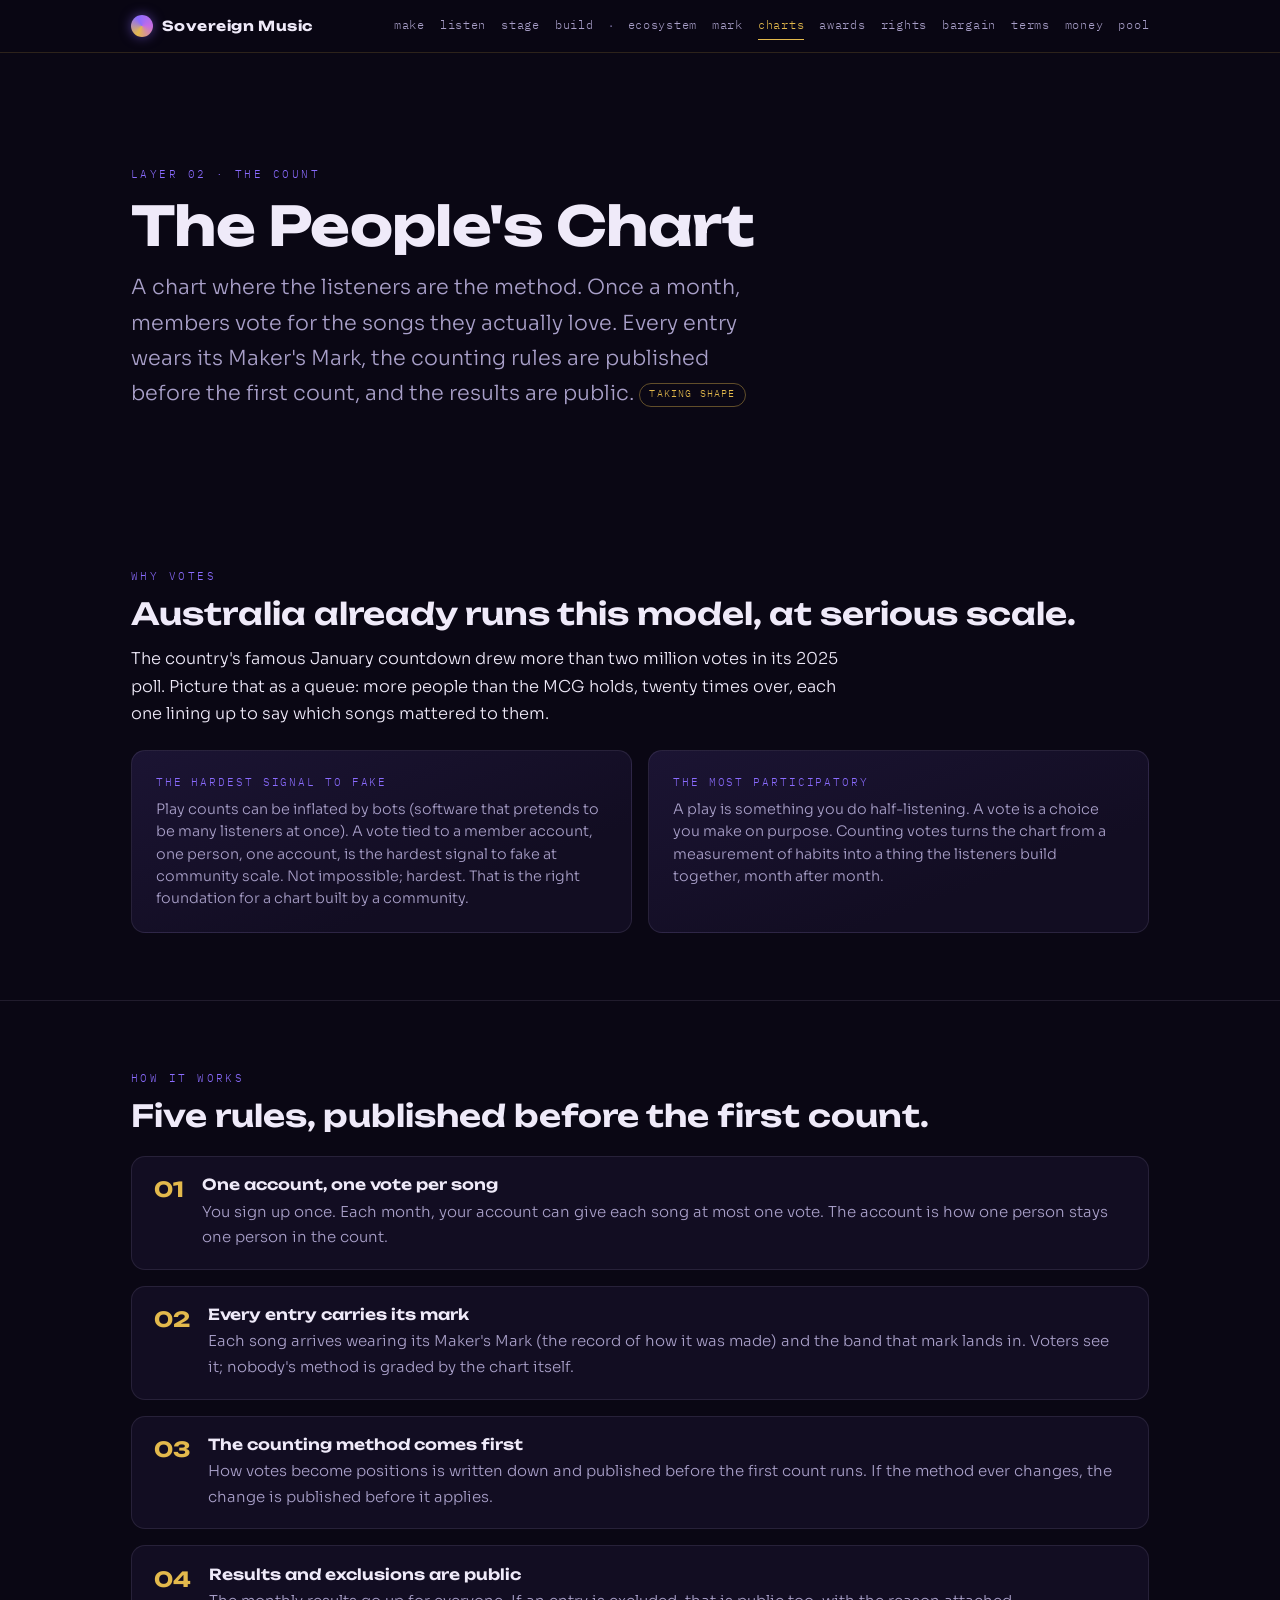
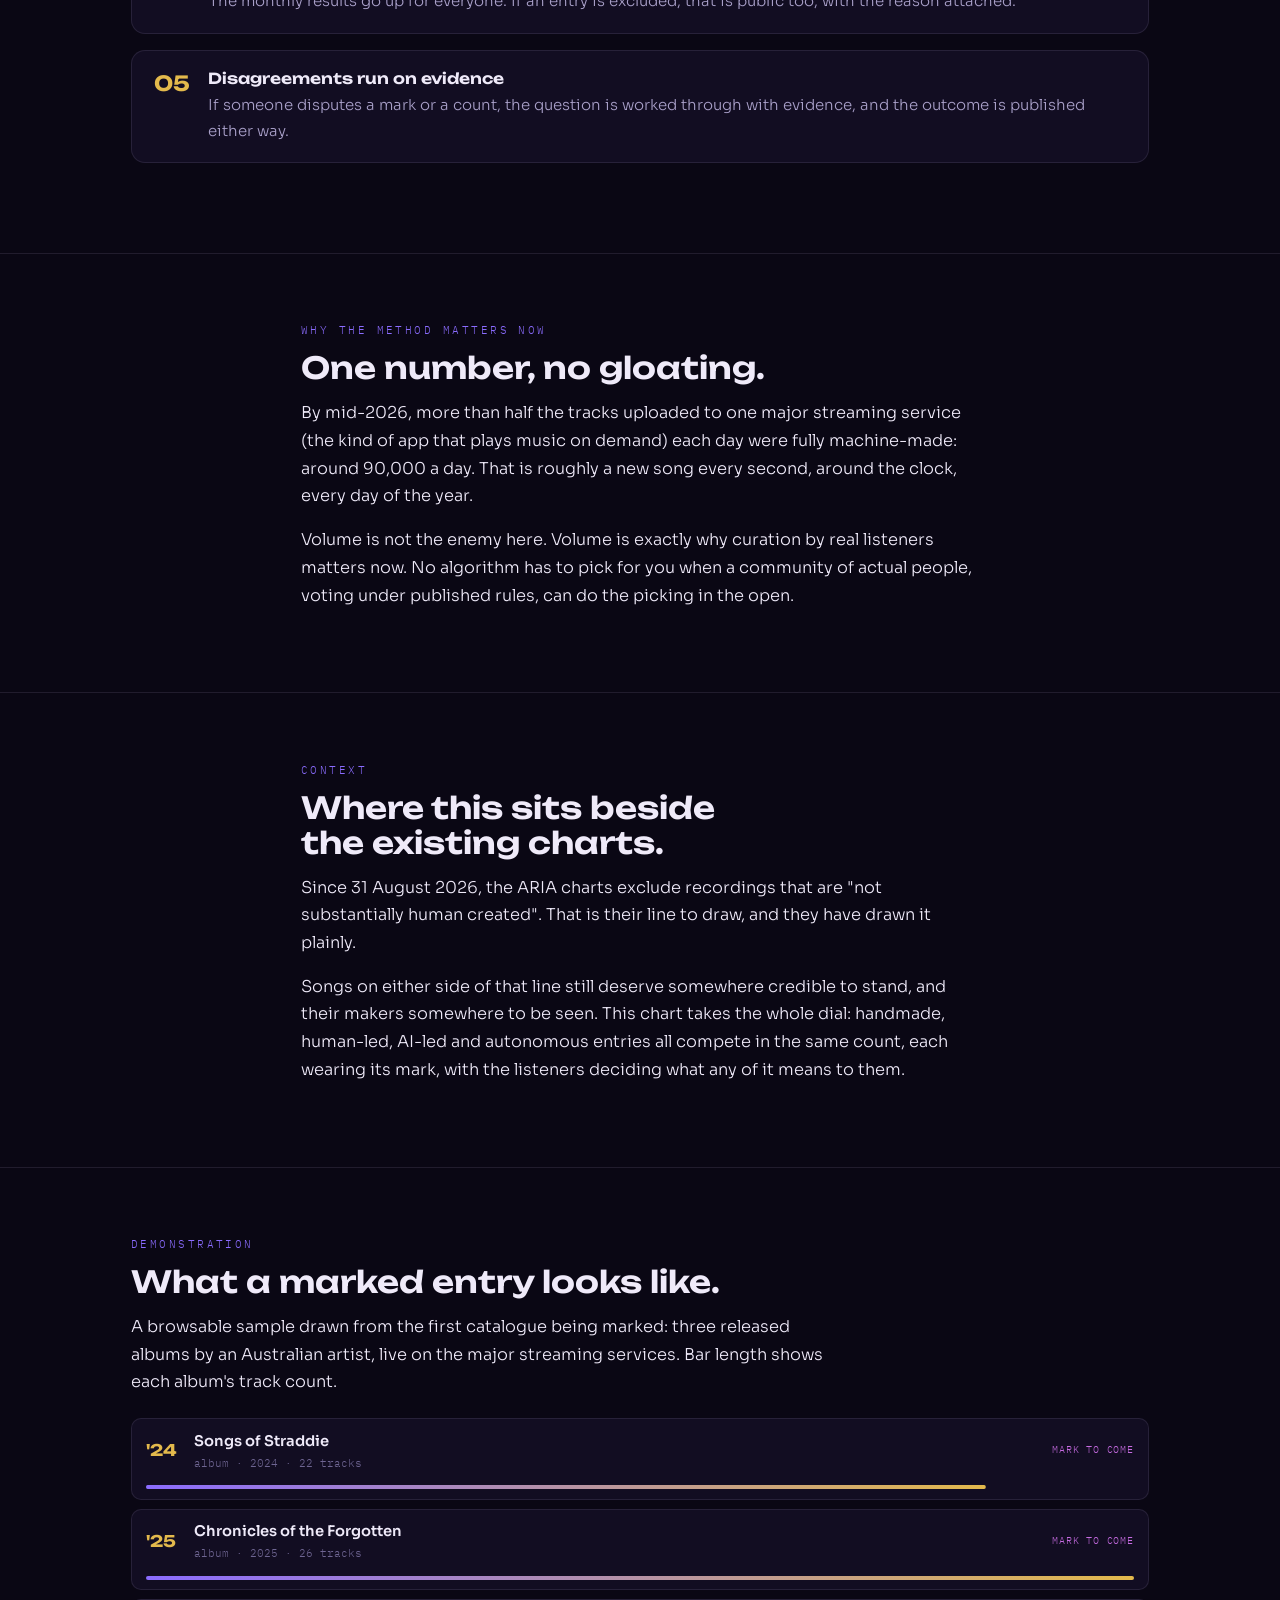
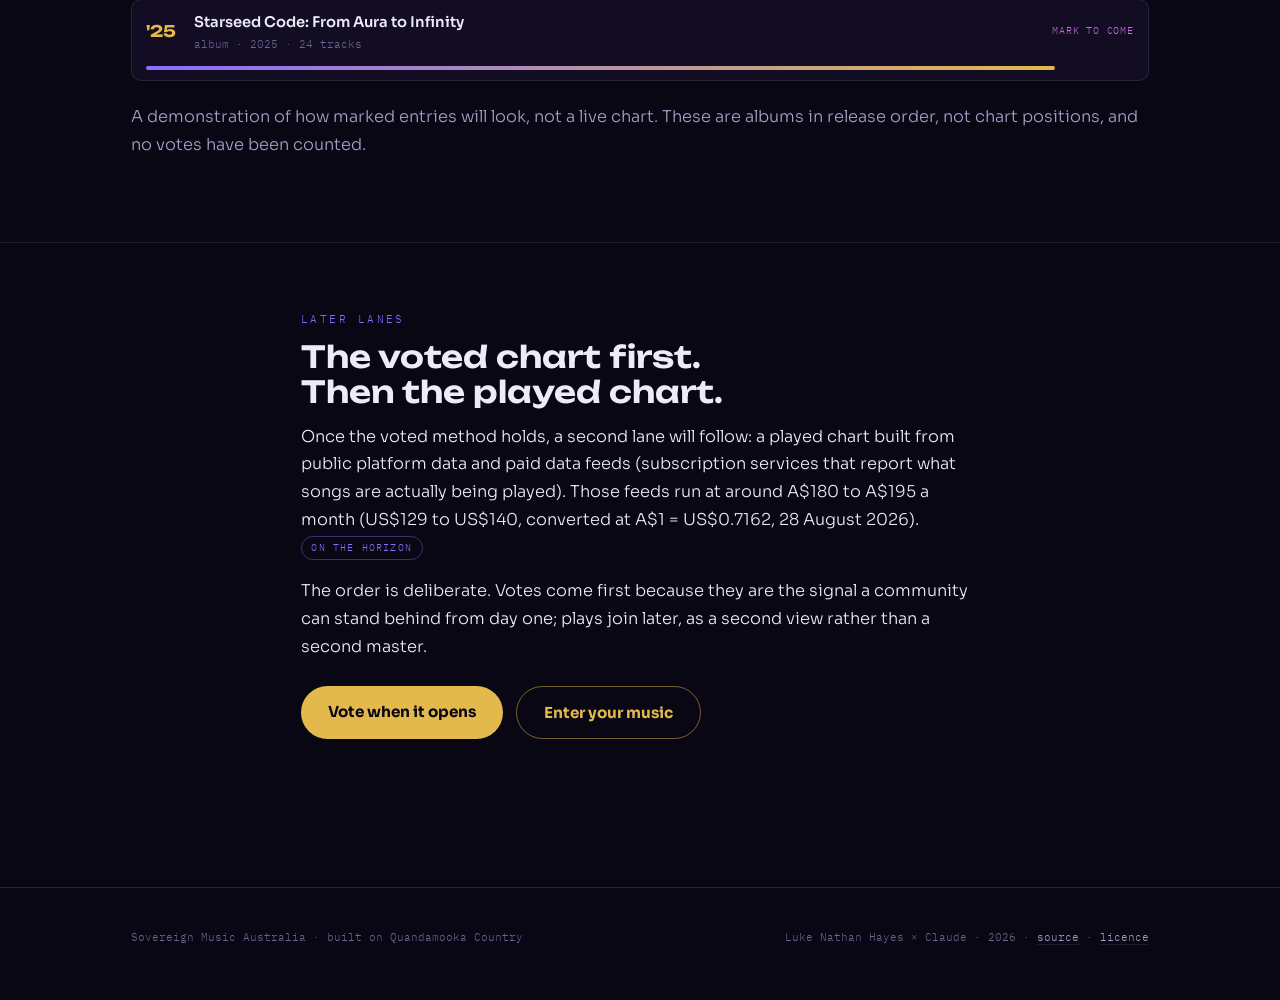
<file: charts.html>
<!DOCTYPE html>
<html lang="en-AU">
<head>
<meta charset="UTF-8">
<meta name="viewport" content="width=device-width, initial-scale=1.0">
<title>The People's Chart · Sovereign Music Australia</title>
<meta name="description" content="A monthly chart where listeners vote, every entry wears its Maker's Mark, the rules are published before counting, and the results are public.">
<link rel="preconnect" href="https://fonts.googleapis.com">
<link rel="preconnect" href="https://fonts.gstatic.com" crossorigin>
<link rel="stylesheet" href="https://fonts.googleapis.com/css2?family=Unbounded:wght@500;600;700&family=Sora:wght@300;400;600;700&family=IBM+Plex+Mono:wght@400;500&display=swap">
<link rel="icon" href="assets/favicon.svg" type="image/svg+xml">
<link rel="stylesheet" href="assets/style.css">
</head>
<body>

<div id="site-header"></div>

<section class="hero">
  <div class="wrap">
    <p class="eyebrow">Layer 02 · The count</p>
    <h1>The People's Chart</h1>
    <p class="lede">A chart where the listeners are the method. Once a month, members vote for the songs they actually love. Every entry wears its Maker's Mark, the counting rules are published before the first count, and the results are public. <span class="when forming">taking shape</span></p>
  </div>
</section>

<section class="block">
  <div class="wrap">
    <p class="eyebrow">Why votes</p>
    <h2>Australia already runs this model, at serious scale.</h2>
    <p class="narrow" style="margin-left:0">The country's famous January countdown drew more than two million votes in its 2025 poll. Picture that as a queue: more people than the MCG holds, twenty times over, each one lining up to say which songs mattered to them.</p>
    <div class="grid two" style="margin-top:1.4rem">
      <div class="card reveal">
        <span class="n">The hardest signal to fake</span>
        <p class="d">Play counts can be inflated by bots (software that pretends to be many listeners at once). A vote tied to a member account, one person, one account, is the hardest signal to fake at community scale. Not impossible; hardest. That is the right foundation for a chart built by a community.</p>
      </div>
      <div class="card reveal">
        <span class="n">The most participatory</span>
        <p class="d">A play is something you do half-listening. A vote is a choice you make on purpose. Counting votes turns the chart from a measurement of habits into a thing the listeners build together, month after month.</p>
      </div>
    </div>
  </div>
</section>

<section class="block">
  <div class="wrap">
    <p class="eyebrow">How it works</p>
    <h2>Five rules, published before the first count.</h2>
    <div class="steps">
      <div class="step reveal">
        <div>
          <h4>One account, one vote per song</h4>
          <p>You sign up once. Each month, your account can give each song at most one vote. The account is how one person stays one person in the count.</p>
        </div>
      </div>
      <div class="step reveal">
        <div>
          <h4>Every entry carries its mark</h4>
          <p>Each song arrives wearing its Maker's Mark (the record of how it was made) and the band that mark lands in. Voters see it; nobody's method is graded by the chart itself.</p>
        </div>
      </div>
      <div class="step reveal">
        <div>
          <h4>The counting method comes first</h4>
          <p>How votes become positions is written down and published before the first count runs. If the method ever changes, the change is published before it applies.</p>
        </div>
      </div>
      <div class="step reveal">
        <div>
          <h4>Results and exclusions are public</h4>
          <p>The monthly results go up for everyone. If an entry is excluded, that is public too, with the reason attached.</p>
        </div>
      </div>
      <div class="step reveal">
        <div>
          <h4>Disagreements run on evidence</h4>
          <p>If someone disputes a mark or a count, the question is worked through with evidence, and the outcome is published either way.</p>
        </div>
      </div>
    </div>
  </div>
</section>

<section class="block">
  <div class="wrap narrow" style="margin-left:auto">
    <p class="eyebrow">Why the method matters now</p>
    <h2>One number, no gloating.</h2>
    <p>By mid-2026, more than half the tracks uploaded to one major streaming service (the kind of app that plays music on demand) each day were fully machine-made: around 90,000 a day. That is roughly a new song every second, around the clock, every day of the year.</p>
    <p>Volume is not the enemy here. Volume is exactly why curation by real listeners matters now. No algorithm has to pick for you when a community of actual people, voting under published rules, can do the picking in the open.</p>
  </div>
</section>

<section class="block">
  <div class="wrap narrow" style="margin-left:auto">
    <p class="eyebrow">Context</p>
    <h2>Where this sits beside the existing charts.</h2>
    <p>Since 31 August 2026, the ARIA charts exclude recordings that are "not substantially human created". That is their line to draw, and they have drawn it plainly.</p>
    <p>Songs on either side of that line still deserve somewhere credible to stand, and their makers somewhere to be seen. This chart takes the whole dial: handmade, human-led, AI-led and autonomous entries all compete in the same count, each wearing its mark, with the listeners deciding what any of it means to them.</p>
  </div>
</section>

<section class="block">
  <div class="wrap">
    <p class="eyebrow">Demonstration</p>
    <h2>What a marked entry looks like.</h2>
    <p class="narrow" style="margin-left:0">A browsable sample drawn from the first catalogue being marked: three released albums by an Australian artist, live on the major streaming services. Bar length shows each album's track count.</p>
    <div class="chart-demo">
      <div class="chart-bar reveal">
        <span class="pos">'24</span>
        <div class="meta">
          <div class="title">Songs of Straddie</div>
          <div class="sub">album · 2024 · 22 tracks</div>
        </div>
        <span class="flag">mark to come</span>
        <div class="fill" style="--v:0.85"></div>
      </div>
      <div class="chart-bar reveal">
        <span class="pos">'25</span>
        <div class="meta">
          <div class="title">Chronicles of the Forgotten</div>
          <div class="sub">album · 2025 · 26 tracks</div>
        </div>
        <span class="flag">mark to come</span>
        <div class="fill" style="--v:1"></div>
      </div>
      <div class="chart-bar reveal">
        <span class="pos">'25</span>
        <div class="meta">
          <div class="title">Starseed Code: From Aura to Infinity</div>
          <div class="sub">album · 2025 · 24 tracks</div>
        </div>
        <span class="flag">mark to come</span>
        <div class="fill" style="--v:0.92"></div>
      </div>
    </div>
    <p class="soft">A demonstration of how marked entries will look, not a live chart. These are albums in release order, not chart positions, and no votes have been counted.</p>
  </div>
</section>

<section class="block">
  <div class="wrap narrow" style="margin-left:auto">
    <p class="eyebrow">Later lanes</p>
    <h2>The voted chart first. Then the played chart.</h2>
    <p>Once the voted method holds, a second lane will follow: a played chart built from public platform data and paid data feeds (subscription services that report what songs are actually being played). Those feeds run at around A$180 to A$195 a month (US$129 to US$140, converted at A$1 = US$0.7162, 28 August 2026). <span class="when horizon">on the horizon</span></p>
    <p>The order is deliberate. Votes come first because they are the signal a community can stand behind from day one; plays join later, as a second view rather than a second master.</p>
    <div class="cta-row">
      <a class="cta" href="listener.html">Vote when it opens</a>
      <a class="cta ghost" href="artist.html">Enter your music</a>
    </div>
  </div>
</section>

<div id="site-footer"></div>

<script src="assets/site-nav.js" defer></script>
<script src="assets/motion.js" defer></script>
</body>
</html>
</file>
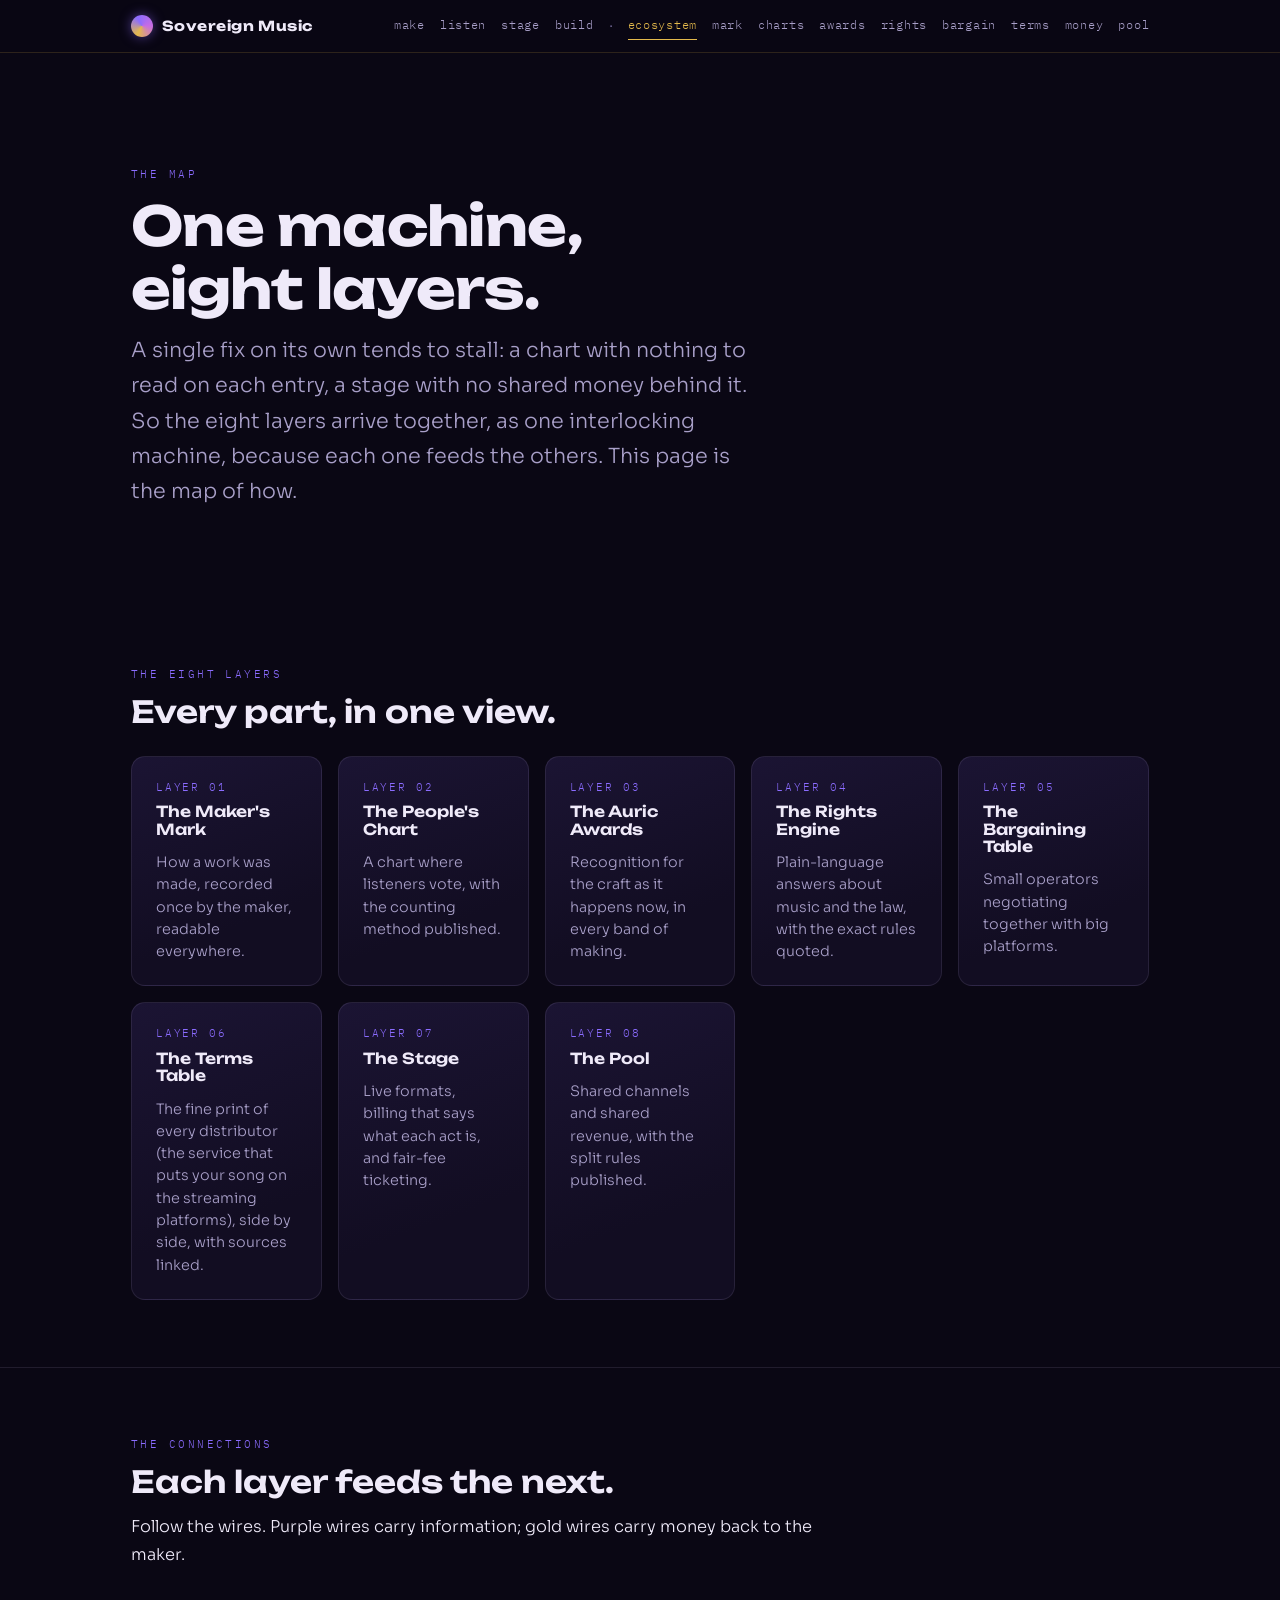
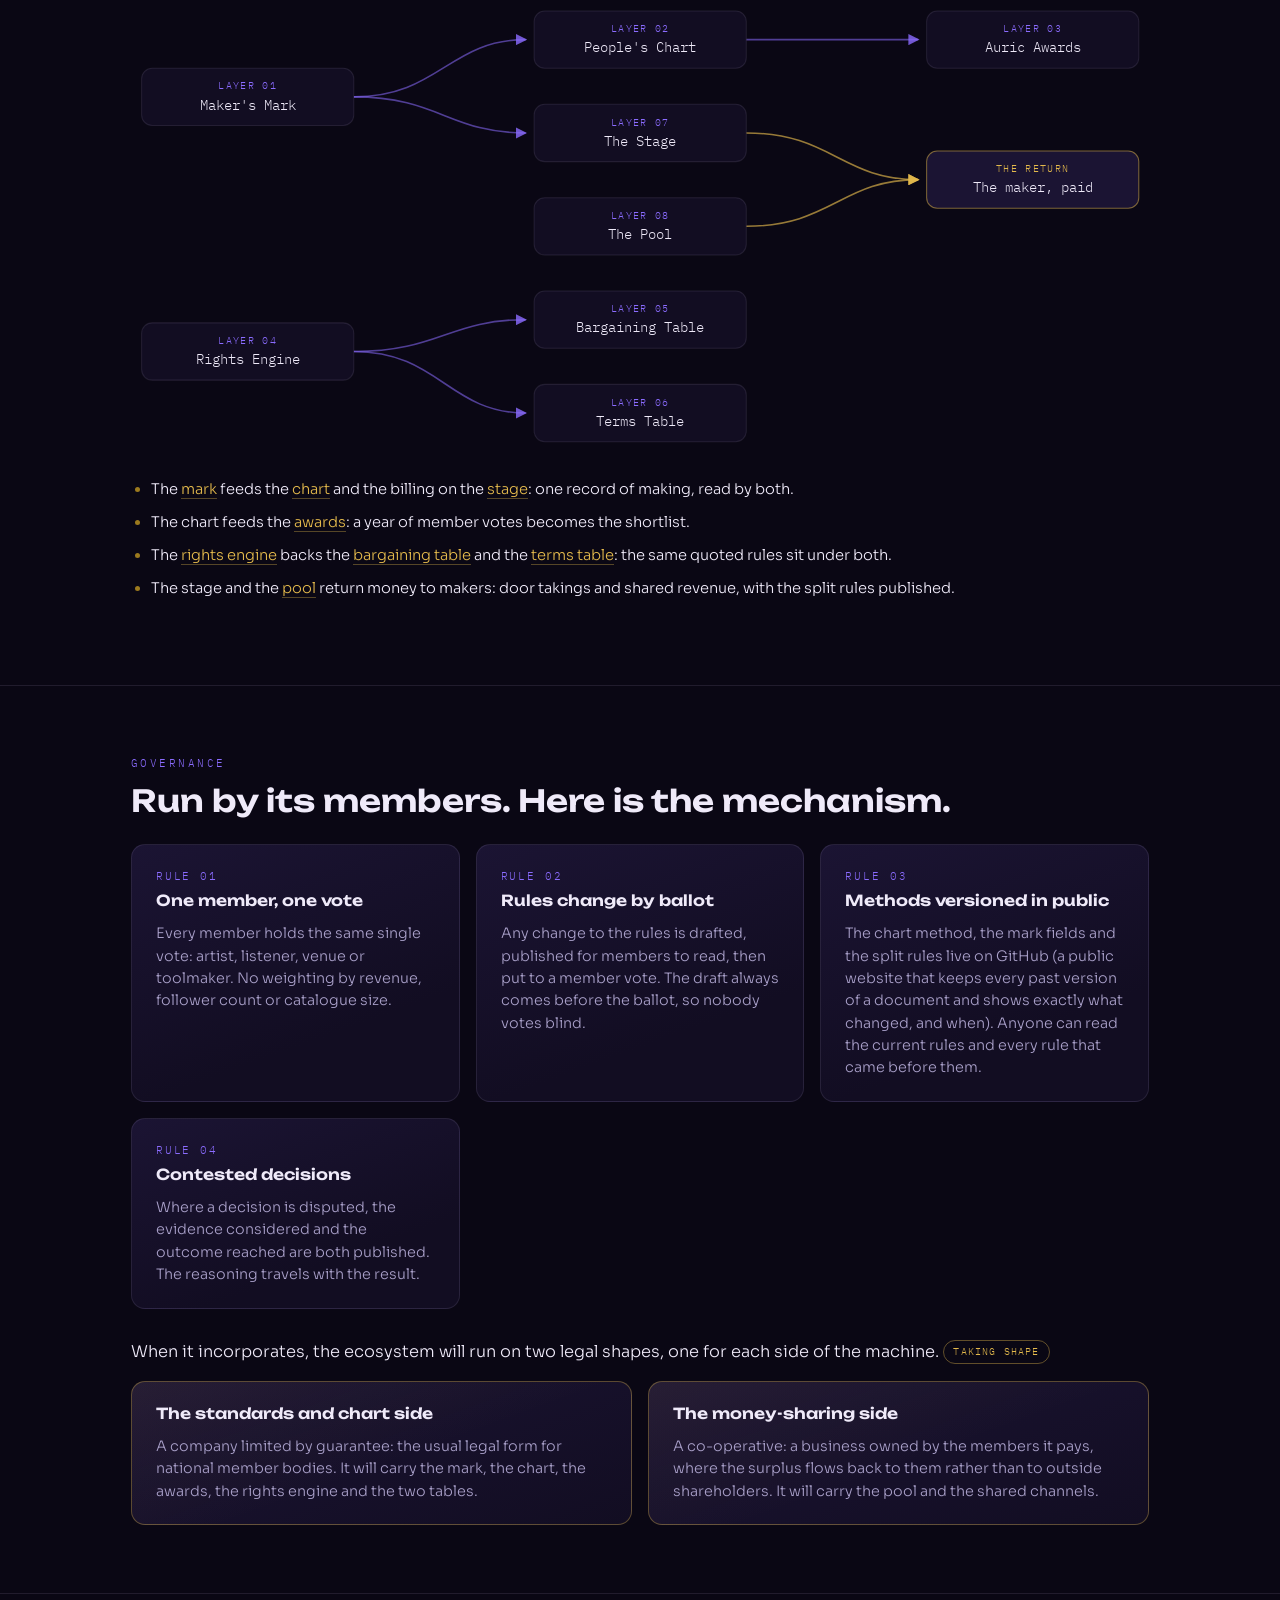
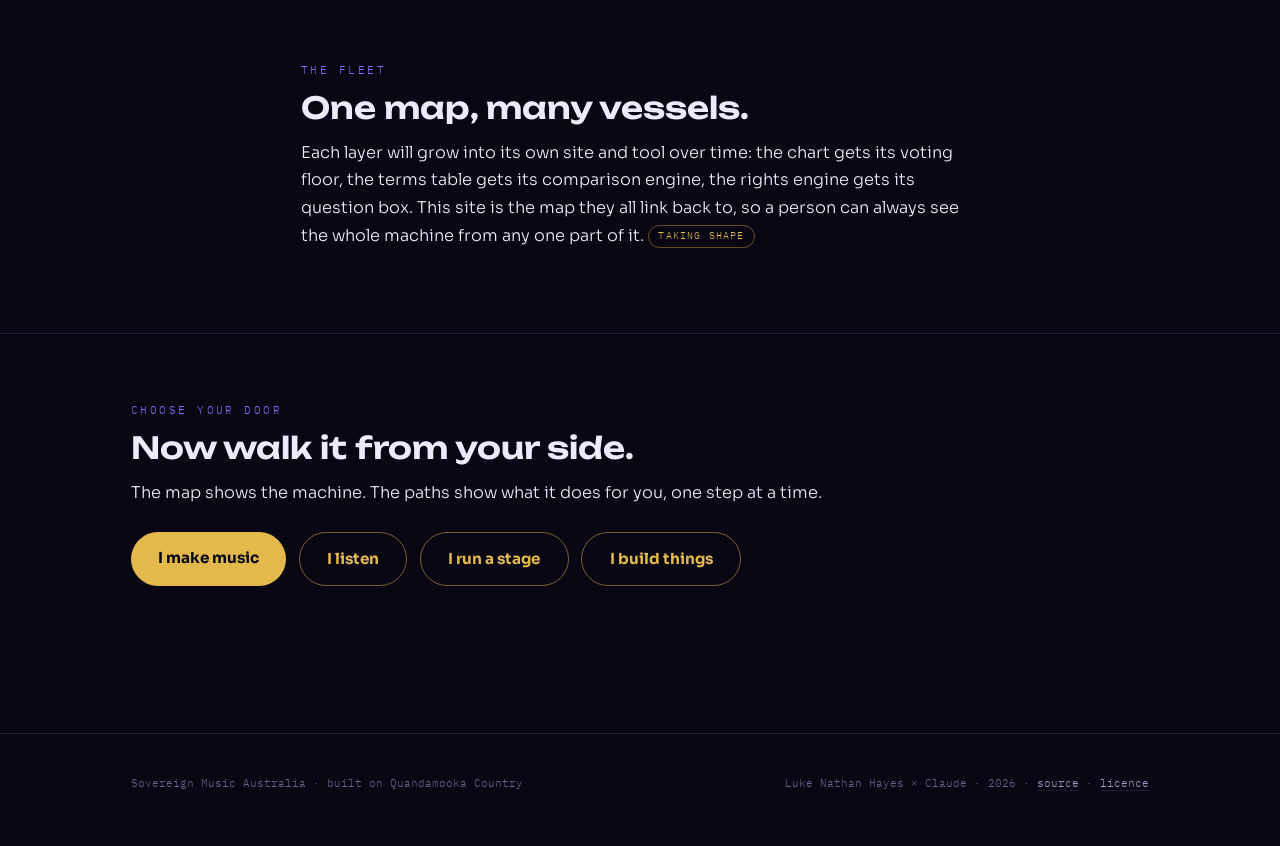
<file: ecosystem.html>
<!DOCTYPE html>
<html lang="en-AU">
<head>
<meta charset="UTF-8">
<meta name="viewport" content="width=device-width, initial-scale=1.0">
<title>The Ecosystem · Sovereign Music Australia</title>
<meta name="description" content="Eight layers, one machine: how the mark, the chart, the awards, the rights engine, the two tables, the stage and the pool feed each other.">
<link rel="preconnect" href="https://fonts.googleapis.com">
<link rel="preconnect" href="https://fonts.gstatic.com" crossorigin>
<link rel="stylesheet" href="https://fonts.googleapis.com/css2?family=Unbounded:wght@500;600;700&family=Sora:wght@300;400;600;700&family=IBM+Plex+Mono:wght@400;500&display=swap">
<link rel="icon" href="assets/favicon.svg" type="image/svg+xml">
<link rel="stylesheet" href="assets/style.css">
<style>
  .map-scroll { overflow-x: auto; margin: 1.6rem 0 0.6rem; padding-bottom: 0.4rem; }
  .eco-map { min-width: 840px; width: 100%; display: block; }
  .eco-map .node { fill: var(--midnight); stroke: var(--line-soft); }
  .eco-map .node.gold { fill: var(--veil); stroke: rgba(227, 185, 76, 0.5); }
  .eco-map text { font-family: "IBM Plex Mono", monospace; font-size: 13px; fill: var(--plat); }
  .eco-map .tag { font-size: 9px; letter-spacing: 0.14em; fill: var(--royal); }
  .eco-map .tag.g { fill: var(--aurum); }
  .eco-map .wire { fill: none; stroke: rgba(139, 108, 255, 0.55); stroke-width: 1.5; }
  .eco-map .wire.gold { stroke: rgba(227, 185, 76, 0.65); }
</style>
</head>
<body>

<div id="site-header"></div>

<section class="hero">
  <div class="wrap">
    <p class="eyebrow">The map</p>
    <h1>One machine,<br>eight layers.</h1>
    <p class="lede">A single fix on its own tends to stall: a chart with nothing to read on each entry, a stage with no shared money behind it. So the eight layers arrive together, as one interlocking machine, because each one feeds the others. This page is the map of how.</p>
  </div>
</section>

<section class="block">
  <div class="wrap">
    <p class="eyebrow">The eight layers</p>
    <h2>Every part, in one view.</h2>
    <div class="grid four" style="margin-top:1.6rem">
      <a class="card reveal" href="hallmark.html"><span class="n">Layer 01</span><h4>The Maker's Mark</h4><p class="d">How a work was made, recorded once by the maker, readable everywhere.</p></a>
      <a class="card reveal" href="charts.html"><span class="n">Layer 02</span><h4>The People's Chart</h4><p class="d">A chart where listeners vote, with the counting method published.</p></a>
      <a class="card reveal" href="awards.html"><span class="n">Layer 03</span><h4>The Auric Awards</h4><p class="d">Recognition for the craft as it happens now, in every band of making.</p></a>
      <a class="card reveal" href="rights.html"><span class="n">Layer 04</span><h4>The Rights Engine</h4><p class="d">Plain-language answers about music and the law, with the exact rules quoted.</p></a>
      <a class="card reveal" href="bargain.html"><span class="n">Layer 05</span><h4>The Bargaining Table</h4><p class="d">Small operators negotiating together with big platforms.</p></a>
      <a class="card reveal" href="terms.html"><span class="n">Layer 06</span><h4>The Terms Table</h4><p class="d">The fine print of every distributor (the service that puts your song on the streaming platforms), side by side, with sources linked.</p></a>
      <a class="card reveal" href="venue.html"><span class="n">Layer 07</span><h4>The Stage</h4><p class="d">Live formats, billing that says what each act is, and fair-fee ticketing.</p></a>
      <a class="card reveal" href="pool.html"><span class="n">Layer 08</span><h4>The Pool</h4><p class="d">Shared channels and shared revenue, with the split rules published.</p></a>
    </div>
  </div>
</section>

<section class="block">
  <div class="wrap">
    <p class="eyebrow">The connections</p>
    <h2>Each layer feeds the next.</h2>
    <p class="narrow" style="margin-left:0">Follow the wires. Purple wires carry information; gold wires carry money back to the maker.</p>
    <div class="map-scroll reveal">
      <svg class="eco-map" viewBox="0 0 960 440" role="img" aria-label="Flow map. The Maker's Mark feeds the People's Chart and the Stage. The People's Chart feeds the Auric Awards. The Rights Engine backs the Bargaining Table and the Terms Table. The Stage and the Pool return money to the maker.">
        <defs>
          <marker id="ar" viewBox="0 0 8 8" refX="7" refY="4" markerWidth="7" markerHeight="7" orient="auto"><path d="M0 0 L8 4 L0 8 z" fill="rgba(139,108,255,0.8)"/></marker>
          <marker id="ag" viewBox="0 0 8 8" refX="7" refY="4" markerWidth="7" markerHeight="7" orient="auto"><path d="M0 0 L8 4 L0 8 z" fill="rgba(227,185,76,0.85)"/></marker>
        </defs>
        <path class="wire" d="M210 97 C 290 97, 300 43, 372 43" marker-end="url(#ar)"/>
        <path class="wire" d="M210 97 C 290 97, 300 131, 372 131" marker-end="url(#ar)"/>
        <path class="wire" d="M580 43 C 660 43, 670 43, 742 43" marker-end="url(#ar)"/>
        <path class="wire" d="M210 337 C 290 337, 300 307, 372 307" marker-end="url(#ar)"/>
        <path class="wire" d="M210 337 C 290 337, 300 395, 372 395" marker-end="url(#ar)"/>
        <path class="wire gold" d="M580 131 C 660 131, 670 175, 742 175" marker-end="url(#ag)"/>
        <path class="wire gold" d="M580 219 C 660 219, 670 175, 742 175" marker-end="url(#ag)"/>
        <g><rect class="node" x="10" y="70" width="200" height="54" rx="10"/><text class="tag" x="110" y="90" text-anchor="middle">LAYER 01</text><text x="110" y="109" text-anchor="middle">Maker's Mark</text></g>
        <g><rect class="node" x="10" y="310" width="200" height="54" rx="10"/><text class="tag" x="110" y="330" text-anchor="middle">LAYER 04</text><text x="110" y="349" text-anchor="middle">Rights Engine</text></g>
        <g><rect class="node" x="380" y="16" width="200" height="54" rx="10"/><text class="tag" x="480" y="36" text-anchor="middle">LAYER 02</text><text x="480" y="55" text-anchor="middle">People's Chart</text></g>
        <g><rect class="node" x="380" y="104" width="200" height="54" rx="10"/><text class="tag" x="480" y="124" text-anchor="middle">LAYER 07</text><text x="480" y="143" text-anchor="middle">The Stage</text></g>
        <g><rect class="node" x="380" y="192" width="200" height="54" rx="10"/><text class="tag" x="480" y="212" text-anchor="middle">LAYER 08</text><text x="480" y="231" text-anchor="middle">The Pool</text></g>
        <g><rect class="node" x="380" y="280" width="200" height="54" rx="10"/><text class="tag" x="480" y="300" text-anchor="middle">LAYER 05</text><text x="480" y="319" text-anchor="middle">Bargaining Table</text></g>
        <g><rect class="node" x="380" y="368" width="200" height="54" rx="10"/><text class="tag" x="480" y="388" text-anchor="middle">LAYER 06</text><text x="480" y="407" text-anchor="middle">Terms Table</text></g>
        <g><rect class="node" x="750" y="16" width="200" height="54" rx="10"/><text class="tag" x="850" y="36" text-anchor="middle">LAYER 03</text><text x="850" y="55" text-anchor="middle">Auric Awards</text></g>
        <g><rect class="node gold" x="750" y="148" width="200" height="54" rx="10"/><text class="tag g" x="850" y="168" text-anchor="middle">THE RETURN</text><text x="850" y="187" text-anchor="middle">The maker, paid</text></g>
      </svg>
    </div>
    <ul class="soft" style="font-size:0.92rem">
      <li>The <a href="hallmark.html">mark</a> feeds the <a href="charts.html">chart</a> and the billing on the <a href="venue.html">stage</a>: one record of making, read by both.</li>
      <li>The chart feeds the <a href="awards.html">awards</a>: a year of member votes becomes the shortlist.</li>
      <li>The <a href="rights.html">rights engine</a> backs the <a href="bargain.html">bargaining table</a> and the <a href="terms.html">terms table</a>: the same quoted rules sit under both.</li>
      <li>The stage and the <a href="pool.html">pool</a> return money to makers: door takings and shared revenue, with the split rules published.</li>
    </ul>
  </div>
</section>

<section class="block">
  <div class="wrap">
    <p class="eyebrow">Governance</p>
    <h2>Run by its members. Here is the mechanism.</h2>
    <div class="grid two" style="margin-top:1.6rem">
      <div class="card reveal"><span class="n">Rule 01</span><h4>One member, one vote</h4><p class="d">Every member holds the same single vote: artist, listener, venue or toolmaker. No weighting by revenue, follower count or catalogue size.</p></div>
      <div class="card reveal"><span class="n">Rule 02</span><h4>Rules change by ballot</h4><p class="d">Any change to the rules is drafted, published for members to read, then put to a member vote. The draft always comes before the ballot, so nobody votes blind.</p></div>
      <div class="card reveal"><span class="n">Rule 03</span><h4>Methods versioned in public</h4><p class="d">The chart method, the mark fields and the split rules live on GitHub (a public website that keeps every past version of a document and shows exactly what changed, and when). Anyone can read the current rules and every rule that came before them.</p></div>
      <div class="card reveal"><span class="n">Rule 04</span><h4>Contested decisions</h4><p class="d">Where a decision is disputed, the evidence considered and the outcome reached are both published. The reasoning travels with the result.</p></div>
    </div>
    <p style="margin-top:1.8rem">When it incorporates, the ecosystem will run on two legal shapes, one for each side of the machine. <span class="when forming">taking shape</span></p>
    <div class="grid two">
      <div class="card regal reveal"><h4>The standards and chart side</h4><p class="d">A company limited by guarantee: the usual legal form for national member bodies. It will carry the mark, the chart, the awards, the rights engine and the two tables.</p></div>
      <div class="card regal reveal"><h4>The money-sharing side</h4><p class="d">A co-operative: a business owned by the members it pays, where the surplus flows back to them rather than to outside shareholders. It will carry the pool and the shared channels.</p></div>
    </div>
  </div>
</section>

<section class="block">
  <div class="wrap narrow" style="margin-left:auto">
    <p class="eyebrow">The fleet</p>
    <h2>One map, many vessels.</h2>
    <p>Each layer will grow into its own site and tool over time: the chart gets its voting floor, the terms table gets its comparison engine, the rights engine gets its question box. This site is the map they all link back to, so a person can always see the whole machine from any one part of it. <span class="when forming">taking shape</span></p>
  </div>
</section>

<section class="block">
  <div class="wrap">
    <p class="eyebrow">Choose your door</p>
    <h2>Now walk it from your side.</h2>
    <p class="narrow" style="margin-left:0">The map shows the machine. The paths show what it does for you, one step at a time.</p>
    <div class="cta-row">
      <a class="cta" href="artist.html">I make music</a>
      <a class="cta ghost" href="listener.html">I listen</a>
      <a class="cta ghost" href="venue.html">I run a stage</a>
      <a class="cta ghost" href="allies.html">I build things</a>
    </div>
  </div>
</section>

<div id="site-footer"></div>

<script src="assets/site-nav.js" defer></script>
<script src="assets/motion.js" defer></script>
</body>
</html>
</file>
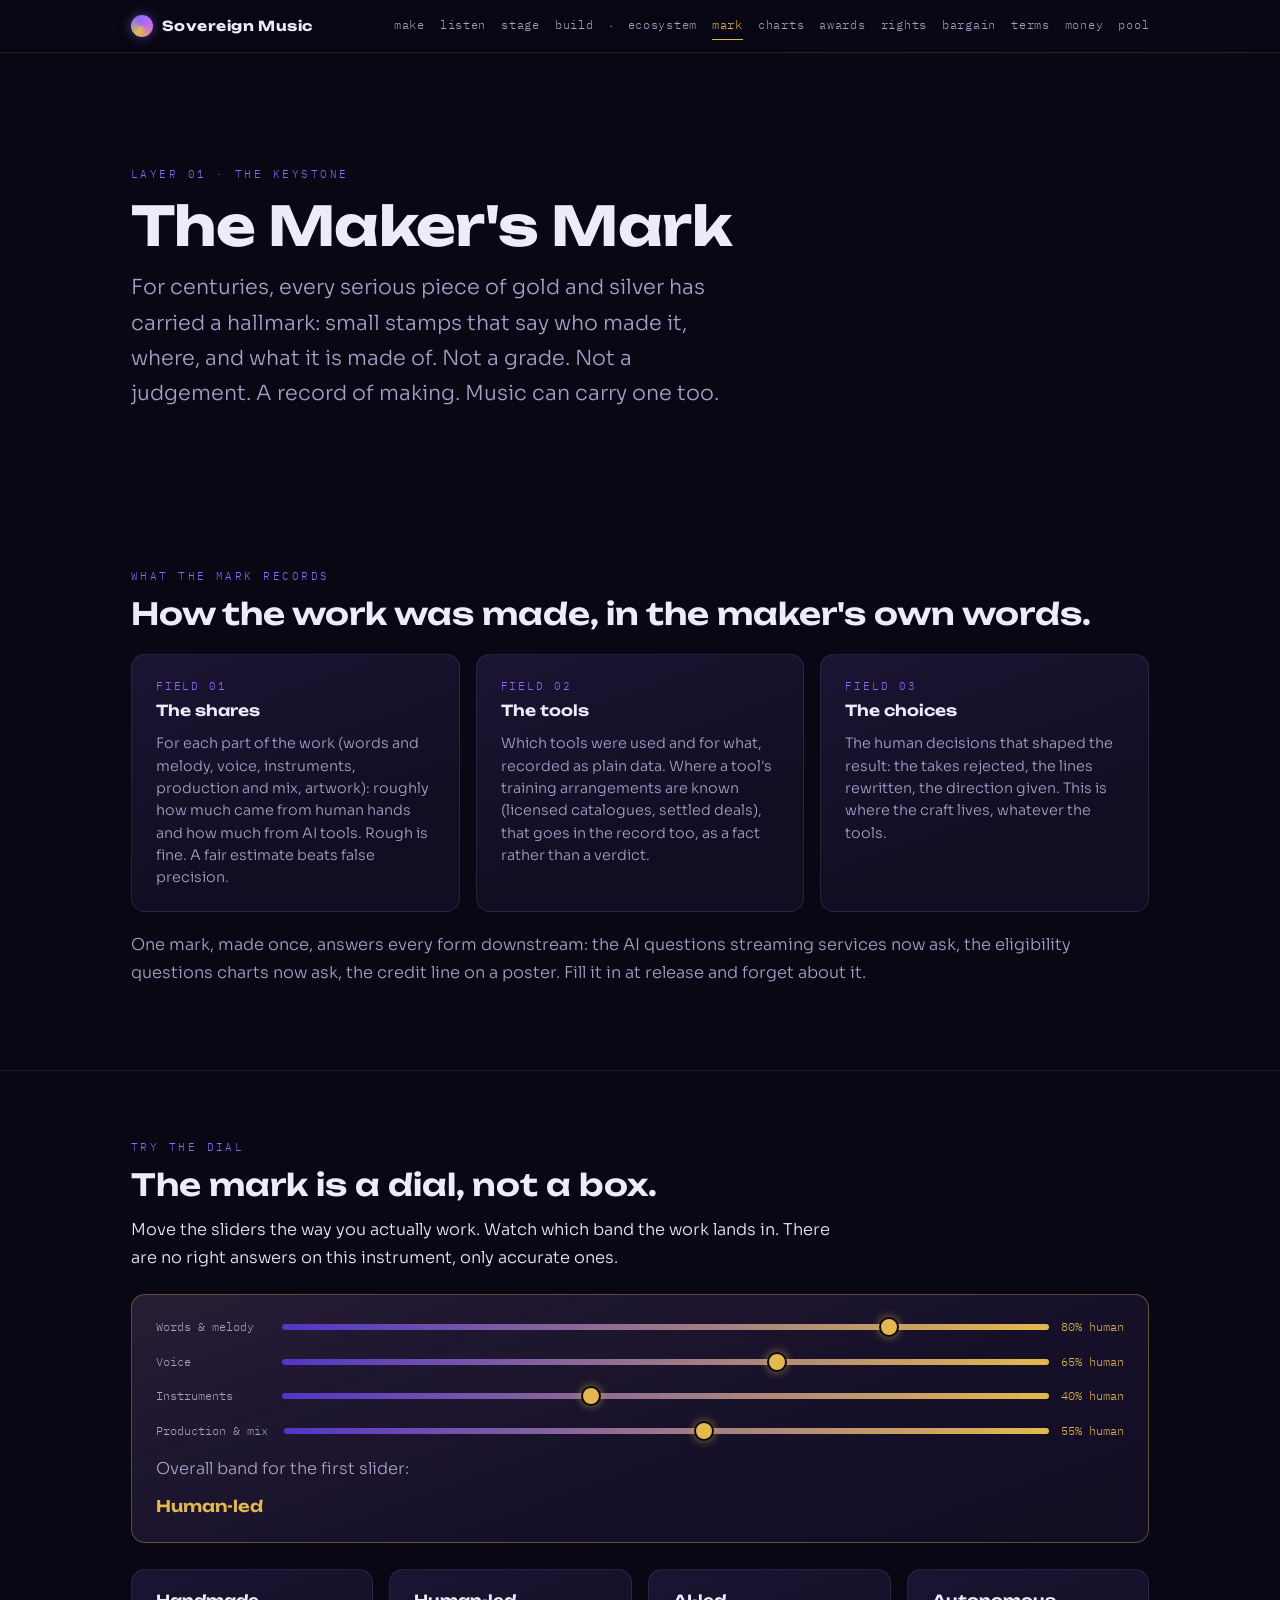
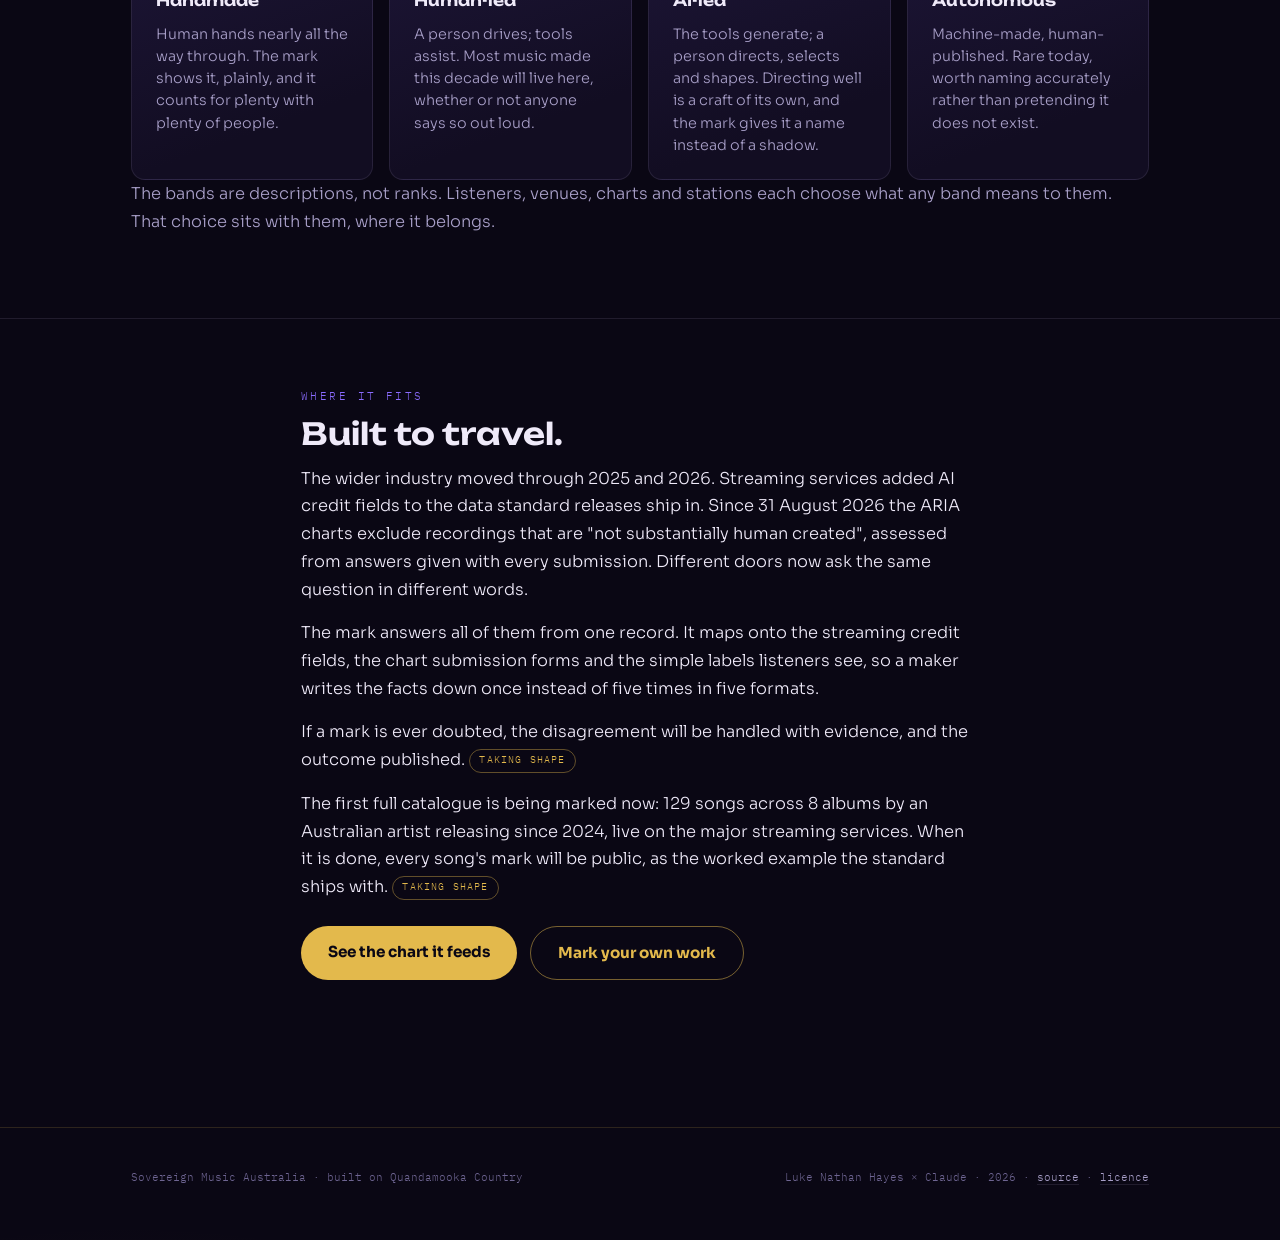
<file: hallmark.html>
<!DOCTYPE html>
<html lang="en-AU">
<head>
<meta charset="UTF-8">
<meta name="viewport" content="width=device-width, initial-scale=1.0">
<title>The Maker's Mark · Sovereign Music Australia</title>
<meta name="description" content="A hallmark for music: how a work was made, recorded once by the maker, readable everywhere.">
<link rel="preconnect" href="https://fonts.googleapis.com">
<link rel="preconnect" href="https://fonts.gstatic.com" crossorigin>
<link rel="stylesheet" href="https://fonts.googleapis.com/css2?family=Unbounded:wght@500;600;700&family=Sora:wght@300;400;600;700&family=IBM+Plex+Mono:wght@400;500&display=swap">
<link rel="icon" href="assets/favicon.svg" type="image/svg+xml">
<link rel="stylesheet" href="assets/style.css">
</head>
<body>

<div id="site-header"></div>

<section class="hero">
  <div class="wrap">
    <p class="eyebrow">Layer 01 · The keystone</p>
    <h1>The Maker's Mark</h1>
    <p class="lede">For centuries, every serious piece of gold and silver has carried a hallmark: small stamps that say who made it, where, and what it is made of. Not a grade. Not a judgement. A record of making. Music can carry one too.</p>
  </div>
</section>

<section class="block">
  <div class="wrap">
    <p class="eyebrow">What the mark records</p>
    <h2>How the work was made, in the maker's own words.</h2>
    <div class="grid three" style="margin-top:1.4rem">
      <div class="card reveal"><span class="n">Field 01</span><h4>The shares</h4><p class="d">For each part of the work (words and melody, voice, instruments, production and mix, artwork): roughly how much came from human hands and how much from AI tools. Rough is fine. A fair estimate beats false precision.</p></div>
      <div class="card reveal"><span class="n">Field 02</span><h4>The tools</h4><p class="d">Which tools were used and for what, recorded as plain data. Where a tool's training arrangements are known (licensed catalogues, settled deals), that goes in the record too, as a fact rather than a verdict.</p></div>
      <div class="card reveal"><span class="n">Field 03</span><h4>The choices</h4><p class="d">The human decisions that shaped the result: the takes rejected, the lines rewritten, the direction given. This is where the craft lives, whatever the tools.</p></div>
    </div>
    <p class="soft" style="margin-top:1.2rem">One mark, made once, answers every form downstream: the AI questions streaming services now ask, the eligibility questions charts now ask, the credit line on a poster. Fill it in at release and forget about it.</p>
  </div>
</section>

<section class="block">
  <div class="wrap">
    <p class="eyebrow">Try the dial</p>
    <h2>The mark is a dial, not a box.</h2>
    <p class="narrow" style="margin-left:0">Move the sliders the way you actually work. Watch which band the work lands in. There are no right answers on this instrument, only accurate ones.</p>

    <div class="card regal dial-wrap reveal" style="margin-top:1.4rem">
      <div class="dial-row">
        <label for="d1">Words &amp; melody</label>
        <input type="range" class="dial" id="d1" min="0" max="100" value="80" data-out="o1">
        <output id="o1"></output>
      </div>
      <div class="dial-row">
        <label for="d2">Voice</label>
        <input type="range" class="dial" id="d2" min="0" max="100" value="65" data-out="o2">
        <output id="o2"></output>
      </div>
      <div class="dial-row">
        <label for="d3">Instruments</label>
        <input type="range" class="dial" id="d3" min="0" max="100" value="40" data-out="o3">
        <output id="o3"></output>
      </div>
      <div class="dial-row">
        <label for="d4">Production &amp; mix</label>
        <input type="range" class="dial" id="d4" min="0" max="100" value="55" data-out="o4">
        <output id="o4"></output>
      </div>
      <p class="soft" style="margin:0.6rem 0 0.2rem">Overall band for the first slider:</p>
      <p class="band-readout" data-band-readout>Human-led</p>
    </div>

    <div class="grid four" style="margin-top:1.4rem">
      <div class="card reveal"><h4>Handmade</h4><p class="d">Human hands nearly all the way through. The mark shows it, plainly, and it counts for plenty with plenty of people.</p></div>
      <div class="card reveal"><h4>Human-led</h4><p class="d">A person drives; tools assist. Most music made this decade will live here, whether or not anyone says so out loud.</p></div>
      <div class="card reveal"><h4>AI-led</h4><p class="d">The tools generate; a person directs, selects and shapes. Directing well is a craft of its own, and the mark gives it a name instead of a shadow.</p></div>
      <div class="card reveal"><h4>Autonomous</h4><p class="d">Machine-made, human-published. Rare today, worth naming accurately rather than pretending it does not exist.</p></div>
    </div>
    <p class="soft">The bands are descriptions, not ranks. Listeners, venues, charts and stations each choose what any band means to them. That choice sits with them, where it belongs.</p>
  </div>
</section>

<section class="block">
  <div class="wrap narrow" style="margin-left:auto">
    <p class="eyebrow">Where it fits</p>
    <h2>Built to travel.</h2>
    <p>The wider industry moved through 2025 and 2026. Streaming services added AI credit fields to the data standard releases ship in. Since 31 August 2026 the ARIA charts exclude recordings that are "not substantially human created", assessed from answers given with every submission. Different doors now ask the same question in different words.</p>
    <p>The mark answers all of them from one record. It maps onto the streaming credit fields, the chart submission forms and the simple labels listeners see, so a maker writes the facts down once instead of five times in five formats.</p>
    <p>If a mark is ever doubted, the disagreement will be handled with evidence, and the outcome published. <span class="when forming">taking shape</span></p>
    <p>The first full catalogue is being marked now: 129 songs across 8 albums by an Australian artist releasing since 2024, live on the major streaming services. When it is done, every song's mark will be public, as the worked example the standard ships with. <span class="when forming">taking shape</span></p>
    <div class="cta-row">
      <a class="cta" href="charts.html">See the chart it feeds</a>
      <a class="cta ghost" href="artist.html">Mark your own work</a>
    </div>
  </div>
</section>

<div id="site-footer"></div>

<script src="assets/site-nav.js" defer></script>
<script src="assets/motion.js" defer></script>
</body>
</html>
</file>
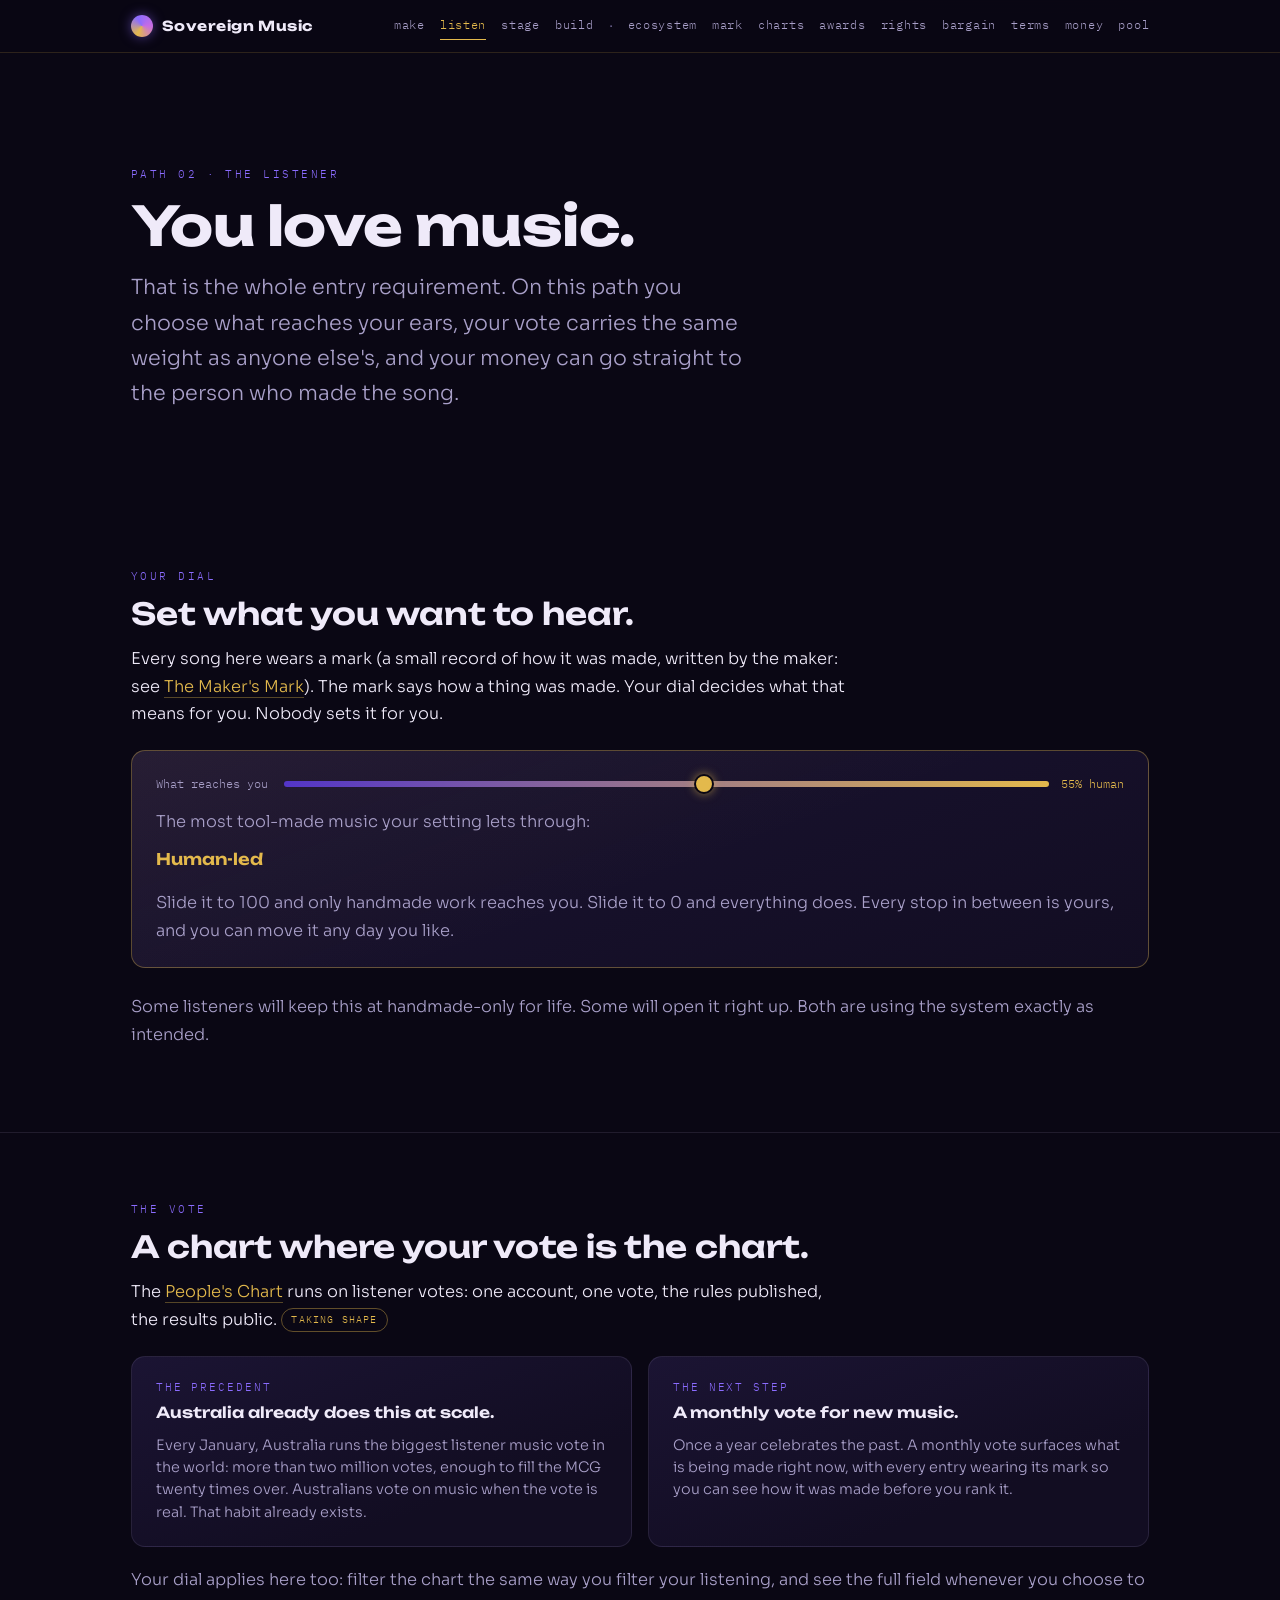
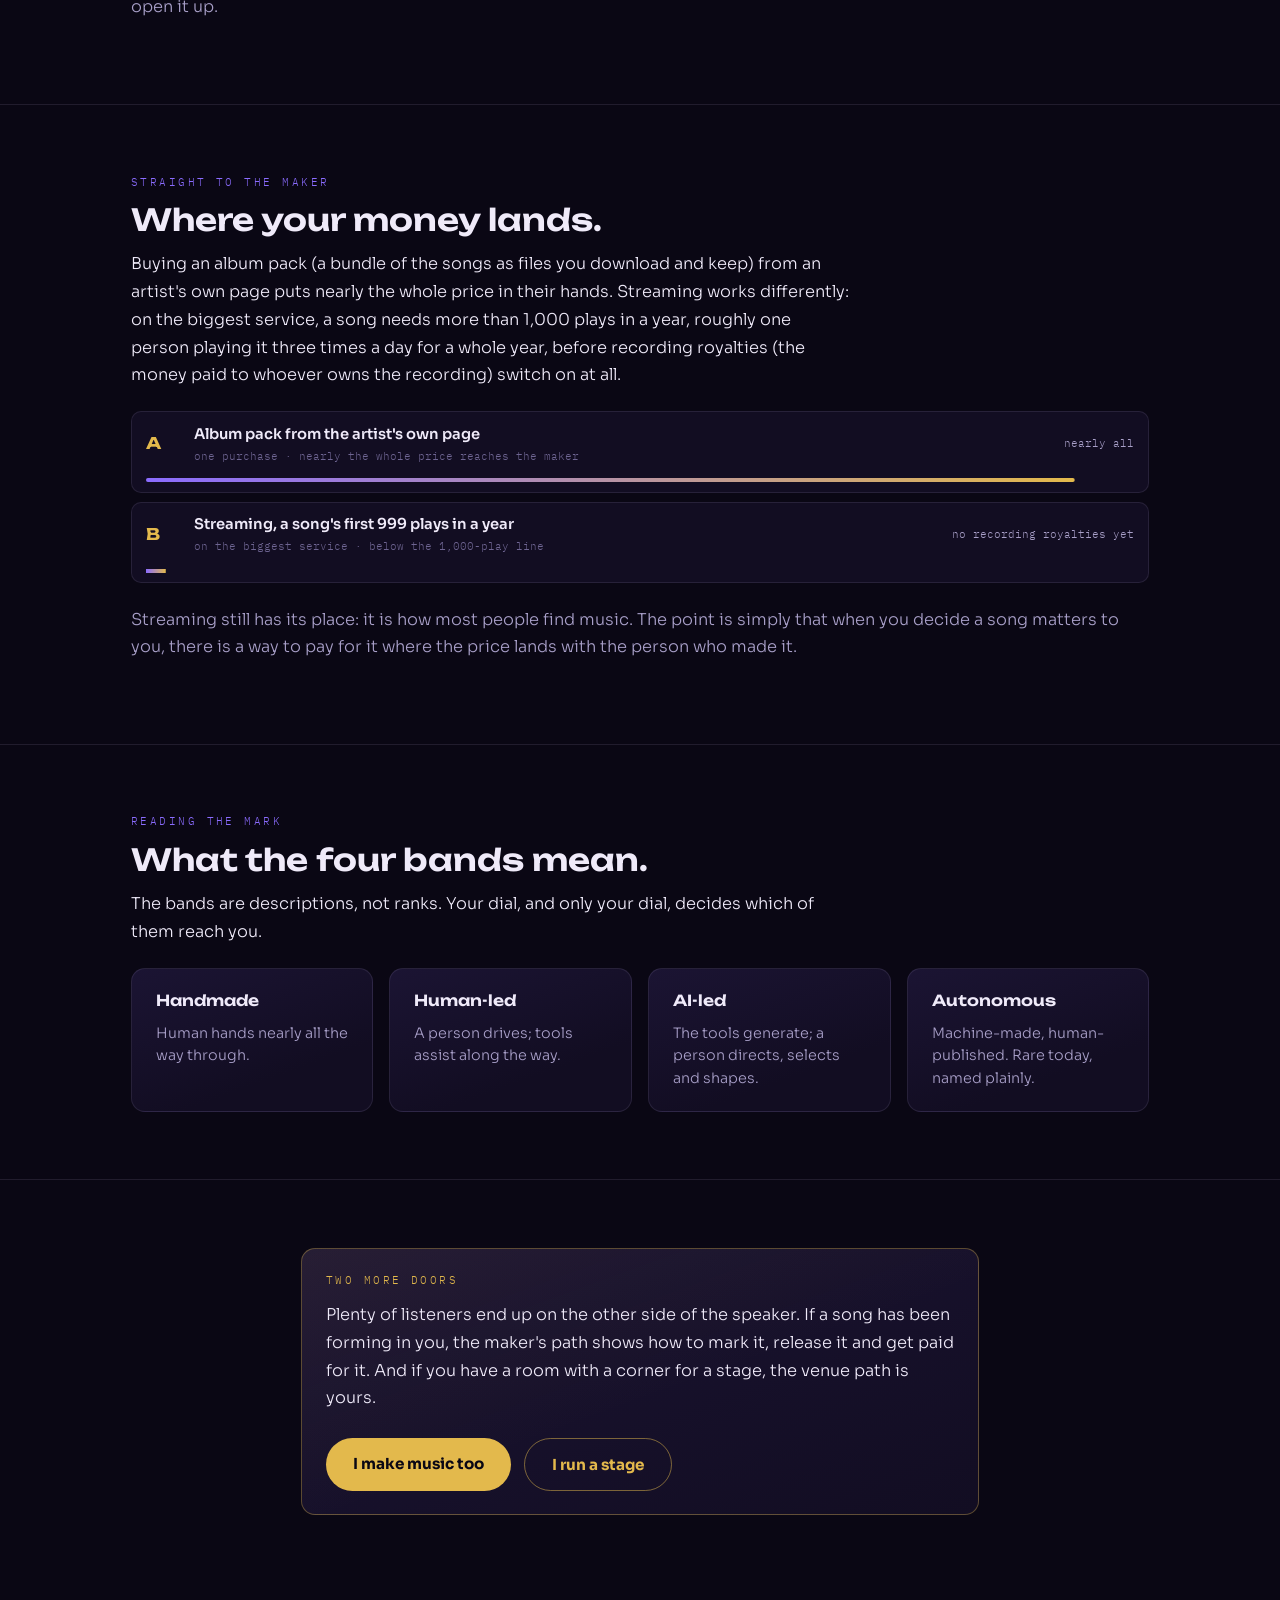
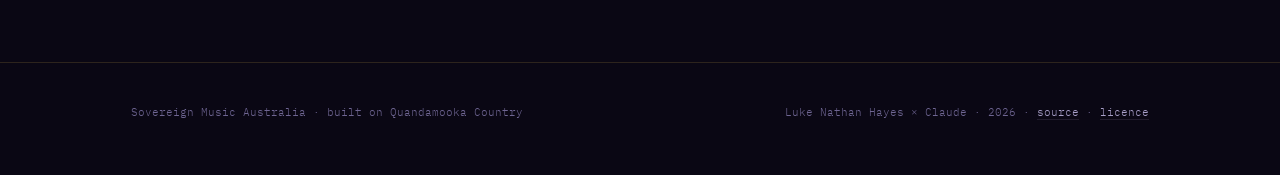
<file: listener.html>
<!DOCTYPE html>
<html lang="en-AU">
<head>
<meta charset="UTF-8">
<meta name="viewport" content="width=device-width, initial-scale=1.0">
<title>You love music · Sovereign Music Australia</title>
<meta name="description" content="The listener's path: set your own dial for how music is made, vote in a chart run on listener votes, and put your money straight into the maker's hands.">
<link rel="preconnect" href="https://fonts.googleapis.com">
<link rel="preconnect" href="https://fonts.gstatic.com" crossorigin>
<link rel="stylesheet" href="https://fonts.googleapis.com/css2?family=Unbounded:wght@500;600;700&family=Sora:wght@300;400;600;700&family=IBM+Plex+Mono:wght@400;500&display=swap">
<link rel="icon" href="assets/favicon.svg" type="image/svg+xml">
<link rel="stylesheet" href="assets/style.css">
</head>
<body>

<div id="site-header"></div>

<section class="hero">
  <div class="wrap">
    <p class="eyebrow">Path 02 · The listener</p>
    <h1>You love music.</h1>
    <p class="lede">That is the whole entry requirement. On this path you choose what reaches your ears, your vote carries the same weight as anyone else's, and your money can go straight to the person who made the song.</p>
  </div>
</section>

<section class="block">
  <div class="wrap">
    <p class="eyebrow">Your dial</p>
    <h2>Set what you want to hear.</h2>
    <p class="narrow" style="margin-left:0">Every song here wears a mark (a small record of how it was made, written by the maker: see <a href="hallmark.html">The Maker's Mark</a>). The mark says how a thing was made. Your dial decides what that means for you. Nobody sets it for you.</p>

    <div class="card regal dial-wrap reveal" style="margin-top:1.4rem">
      <div class="dial-row">
        <label for="ld1">What reaches you</label>
        <input type="range" class="dial" id="ld1" min="0" max="100" value="55" data-out="lo1">
        <output id="lo1"></output>
      </div>
      <p class="soft" style="margin:0.6rem 0 0.2rem">The most tool-made music your setting lets through:</p>
      <p class="band-readout" data-band-readout>Human-led</p>
      <p class="soft" style="margin:0.8rem 0 0">Slide it to 100 and only handmade work reaches you. Slide it to 0 and everything does. Every stop in between is yours, and you can move it any day you like.</p>
    </div>

    <p class="soft">Some listeners will keep this at handmade-only for life. Some will open it right up. Both are using the system exactly as intended.</p>
  </div>
</section>

<section class="block">
  <div class="wrap">
    <p class="eyebrow">The vote</p>
    <h2>A chart where your vote is the chart.</h2>
    <p class="narrow" style="margin-left:0">The <a href="charts.html">People's Chart</a> runs on listener votes: one account, one vote, the rules published, the results public. <span class="when forming">taking shape</span></p>
    <div class="grid two" style="margin-top:1.4rem">
      <div class="card reveal">
        <span class="n">The precedent</span>
        <h4>Australia already does this at scale.</h4>
        <p class="d">Every January, Australia runs the biggest listener music vote in the world: more than two million votes, enough to fill the MCG twenty times over. Australians vote on music when the vote is real. That habit already exists.</p>
      </div>
      <div class="card reveal">
        <span class="n">The next step</span>
        <h4>A monthly vote for new music.</h4>
        <p class="d">Once a year celebrates the past. A monthly vote surfaces what is being made right now, with every entry wearing its mark so you can see how it was made before you rank it.</p>
      </div>
    </div>
    <p class="soft" style="margin-top:1.2rem">Your dial applies here too: filter the chart the same way you filter your listening, and see the full field whenever you choose to open it up.</p>
  </div>
</section>

<section class="block">
  <div class="wrap">
    <p class="eyebrow">Straight to the maker</p>
    <h2>Where your money lands.</h2>
    <p class="narrow" style="margin-left:0">Buying an album pack (a bundle of the songs as files you download and keep) from an artist's own page puts nearly the whole price in their hands. Streaming works differently: on the biggest service, a song needs more than 1,000 plays in a year, roughly one person playing it three times a day for a whole year, before recording royalties (the money paid to whoever owns the recording) switch on at all.</p>

    <div class="chart-demo" style="margin-top:1.4rem">
      <div class="chart-bar reveal">
        <span class="pos">A</span>
        <div class="meta">
          <div class="title">Album pack from the artist's own page</div>
          <div class="sub">one purchase · nearly the whole price reaches the maker</div>
        </div>
        <span class="mono soft" style="font-size:0.7rem">nearly all</span>
        <div class="fill" style="--v:0.94"></div>
      </div>
      <div class="chart-bar reveal">
        <span class="pos">B</span>
        <div class="meta">
          <div class="title">Streaming, a song's first 999 plays in a year</div>
          <div class="sub">on the biggest service · below the 1,000-play line</div>
        </div>
        <span class="mono soft" style="font-size:0.7rem">no recording royalties yet</span>
        <div class="fill" style="--v:0.02"></div>
      </div>
    </div>

    <p class="soft">Streaming still has its place: it is how most people find music. The point is simply that when you decide a song matters to you, there is a way to pay for it where the price lands with the person who made it.</p>
  </div>
</section>

<section class="block">
  <div class="wrap">
    <p class="eyebrow">Reading the mark</p>
    <h2>What the four bands mean.</h2>
    <p class="narrow" style="margin-left:0">The bands are descriptions, not ranks. Your dial, and only your dial, decides which of them reach you.</p>
    <div class="grid four" style="margin-top:1.4rem">
      <div class="card reveal"><h4>Handmade</h4><p class="d">Human hands nearly all the way through.</p></div>
      <div class="card reveal"><h4>Human-led</h4><p class="d">A person drives; tools assist along the way.</p></div>
      <div class="card reveal"><h4>AI-led</h4><p class="d">The tools generate; a person directs, selects and shapes.</p></div>
      <div class="card reveal"><h4>Autonomous</h4><p class="d">Machine-made, human-published. Rare today, named plainly.</p></div>
    </div>
  </div>
</section>

<section class="block">
  <div class="wrap narrow" style="margin-left:auto">
    <div class="card regal reveal">
      <p class="eyebrow" style="color:var(--aurum)">Two more doors</p>
      <p>Plenty of listeners end up on the other side of the speaker. If a song has been forming in you, the maker's path shows how to mark it, release it and get paid for it. And if you have a room with a corner for a stage, the venue path is yours.</p>
      <div class="cta-row">
        <a class="cta" href="artist.html">I make music too</a>
        <a class="cta ghost" href="venue.html">I run a stage</a>
      </div>
    </div>
  </div>
</section>

<div id="site-footer"></div>

<script src="assets/site-nav.js" defer></script>
<script src="assets/motion.js" defer></script>
</body>
</html>
</file>
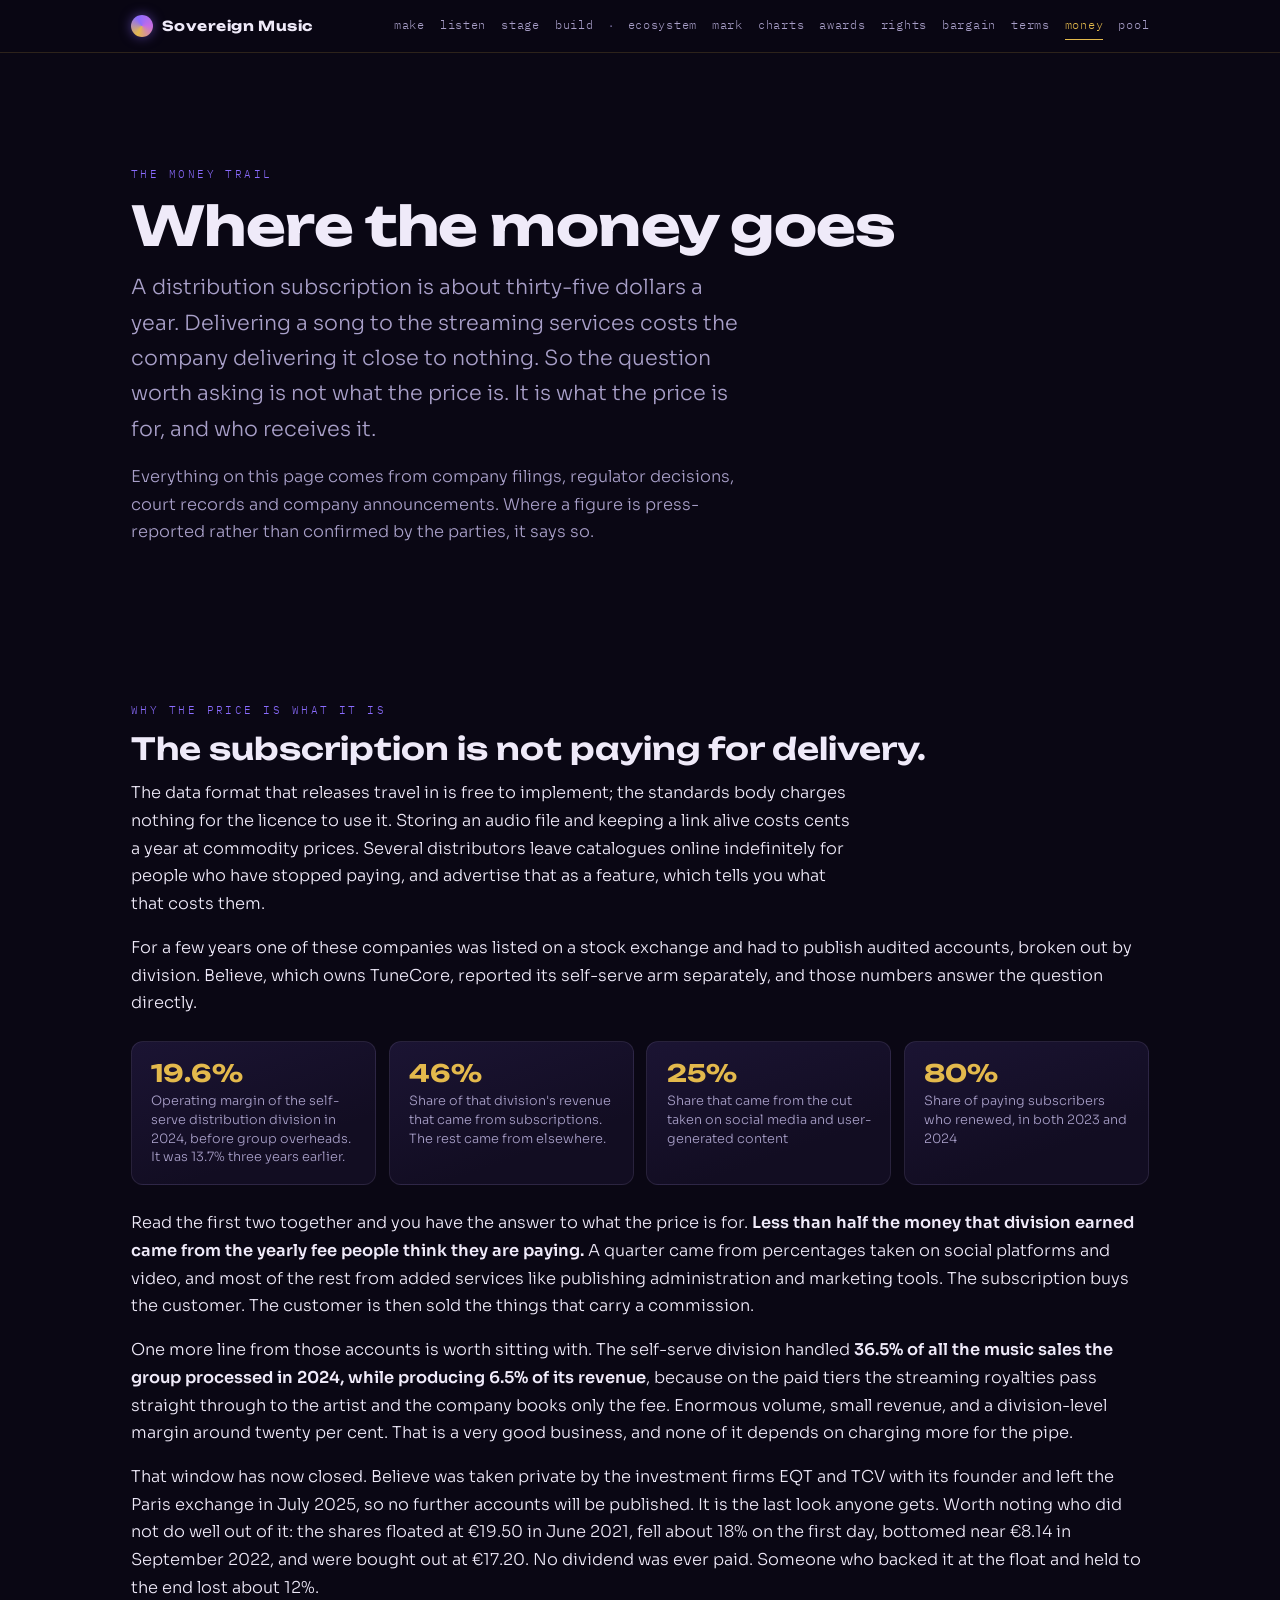
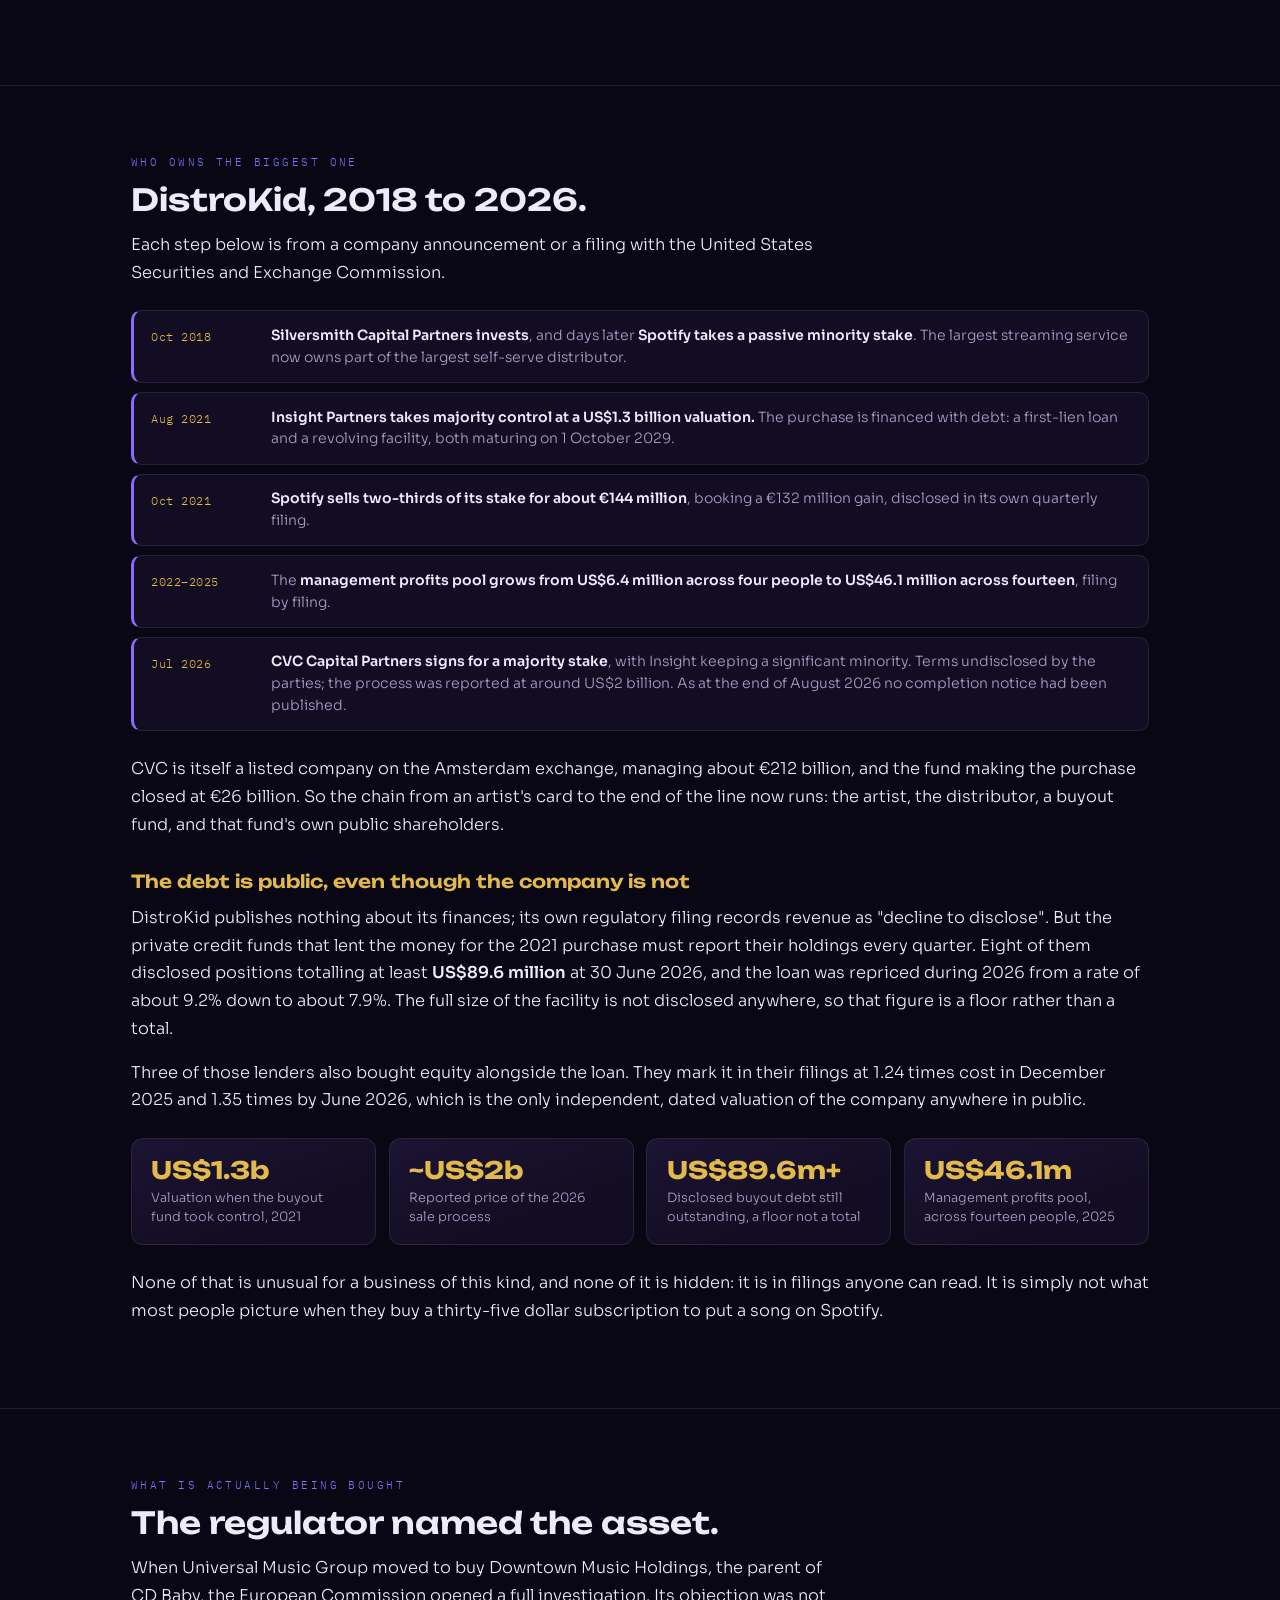
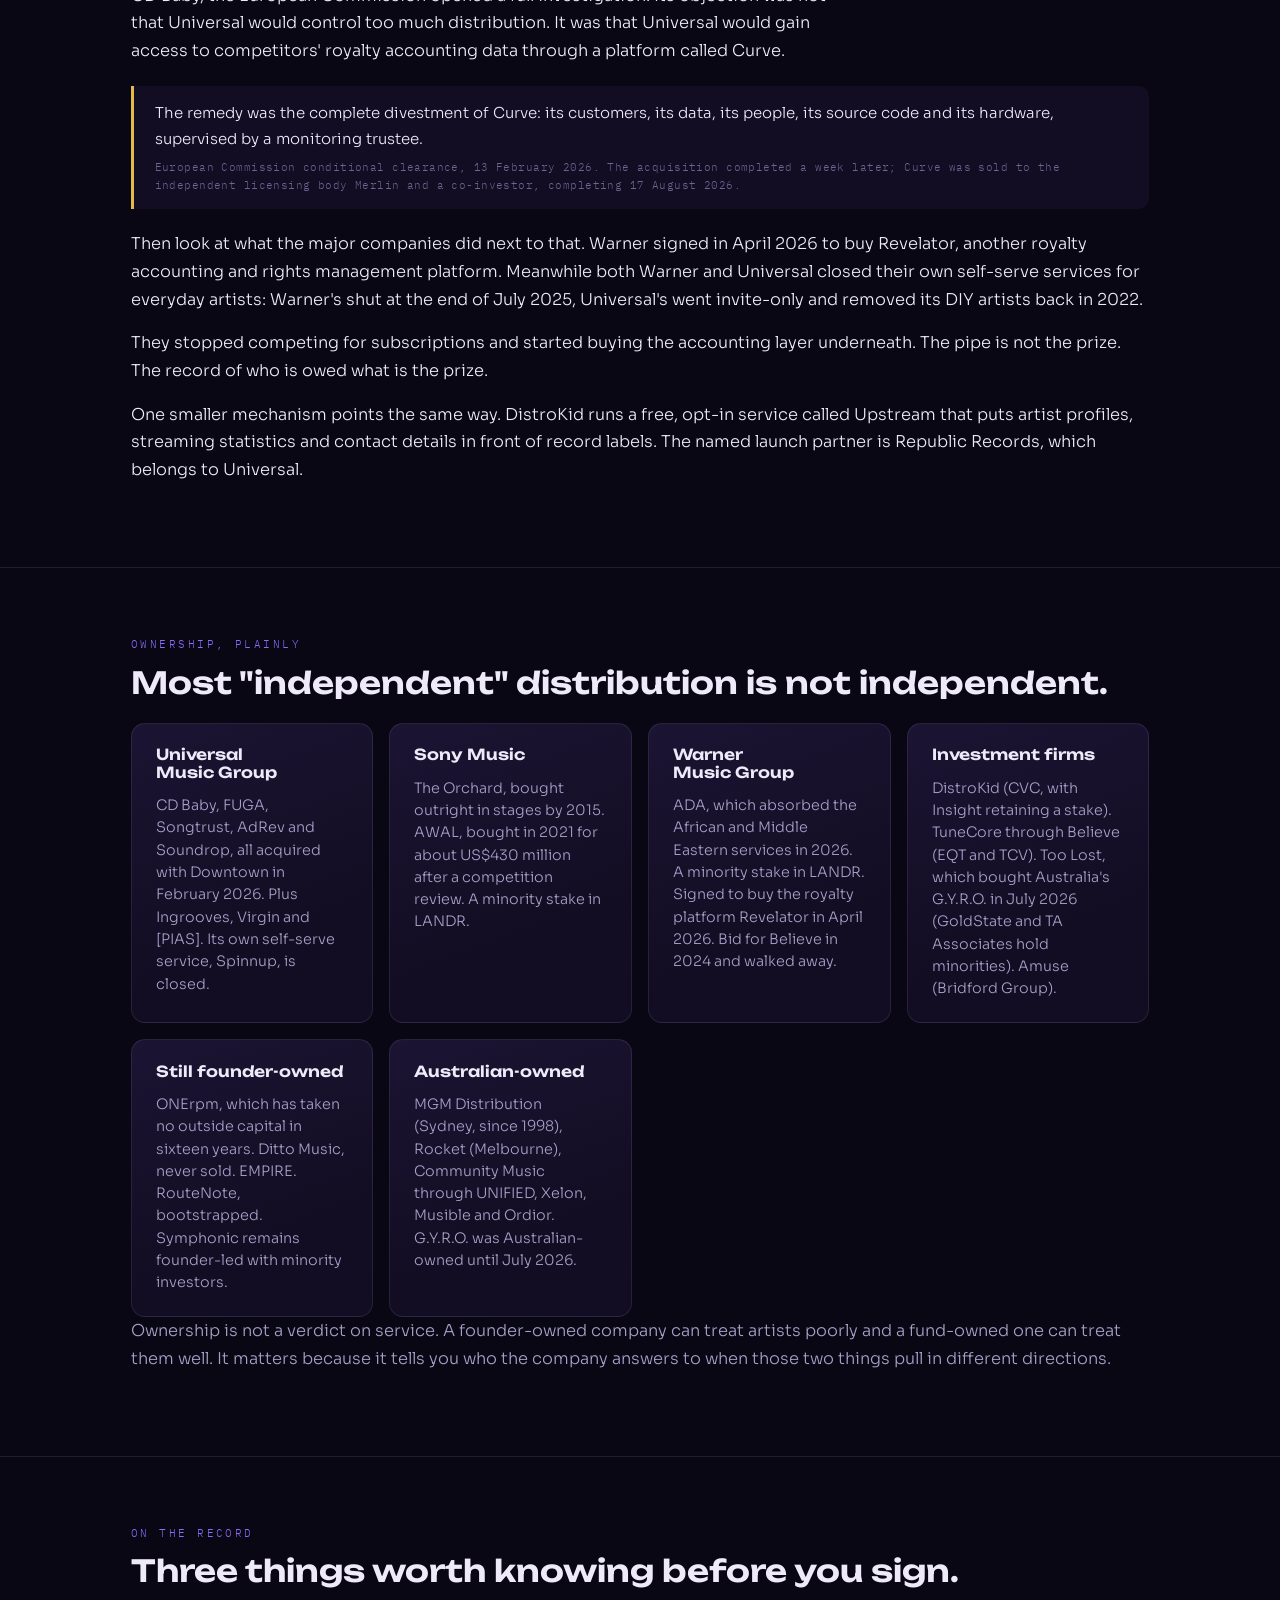
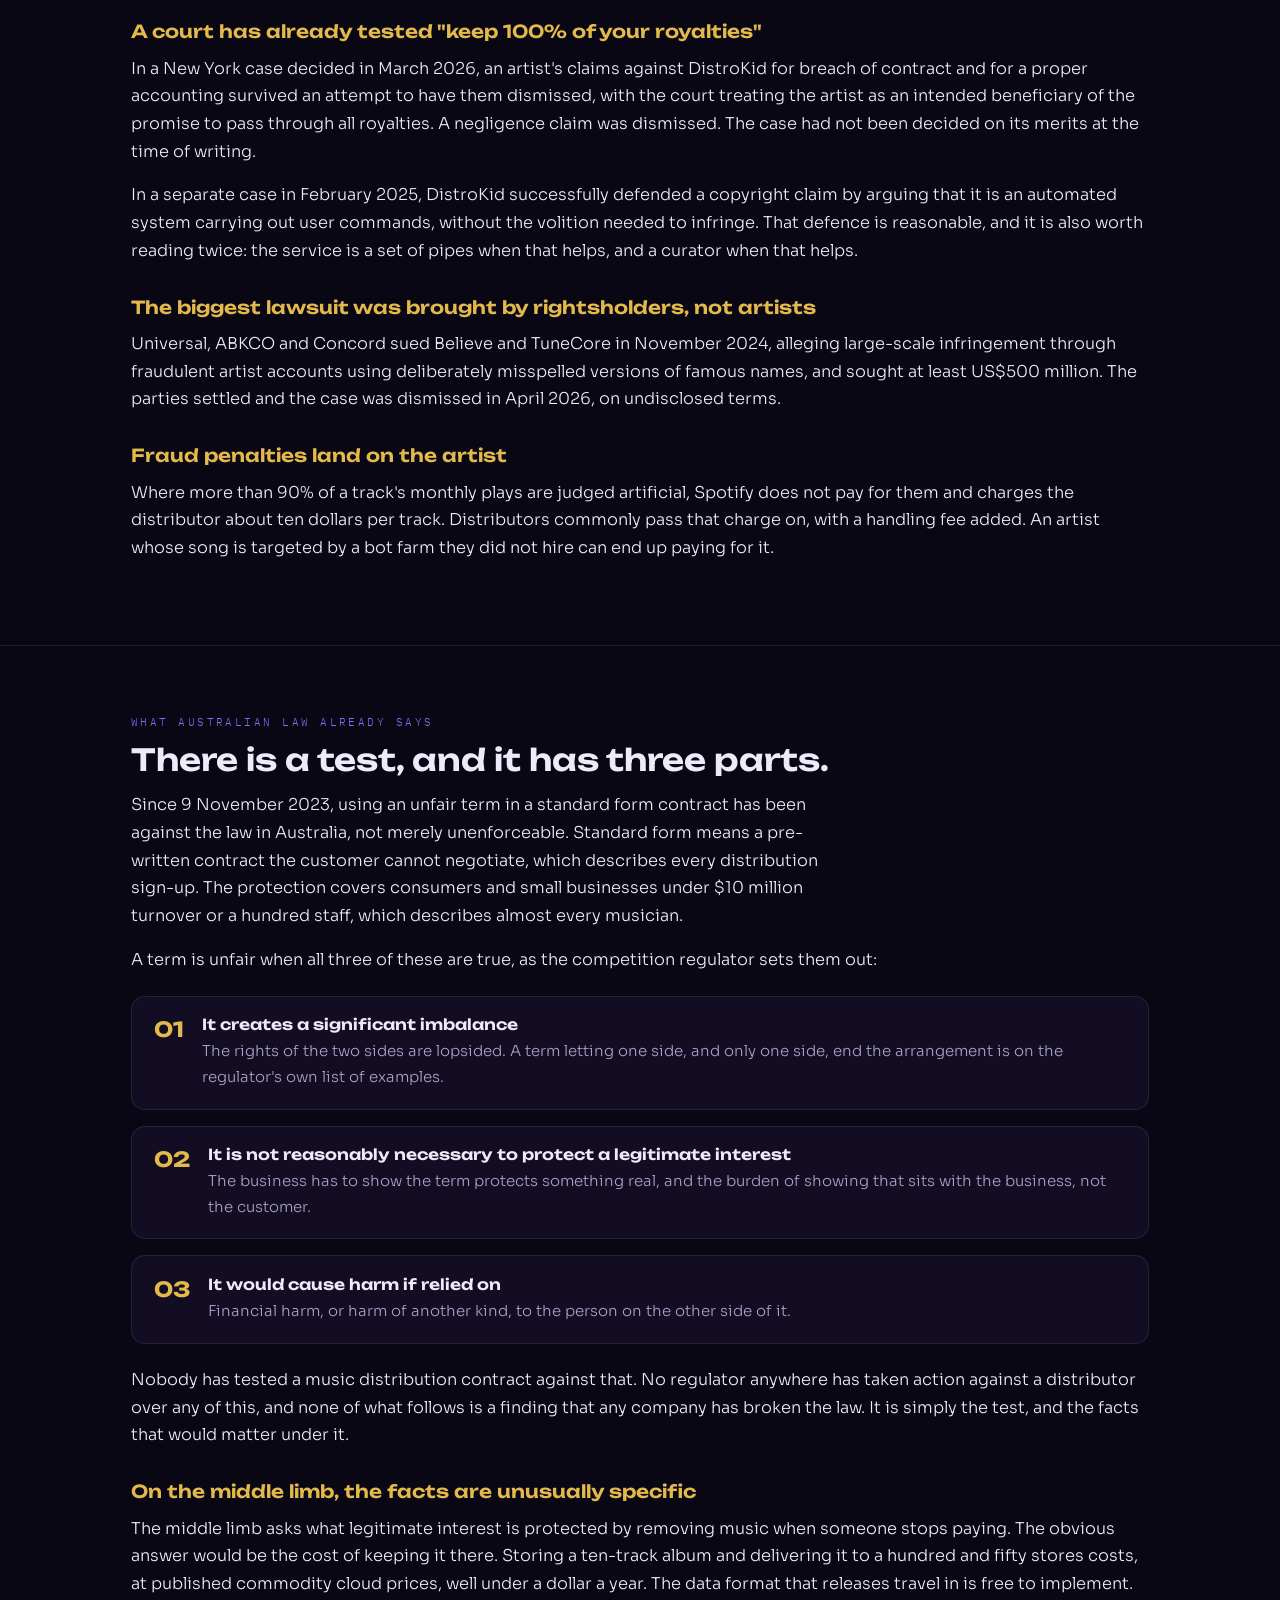
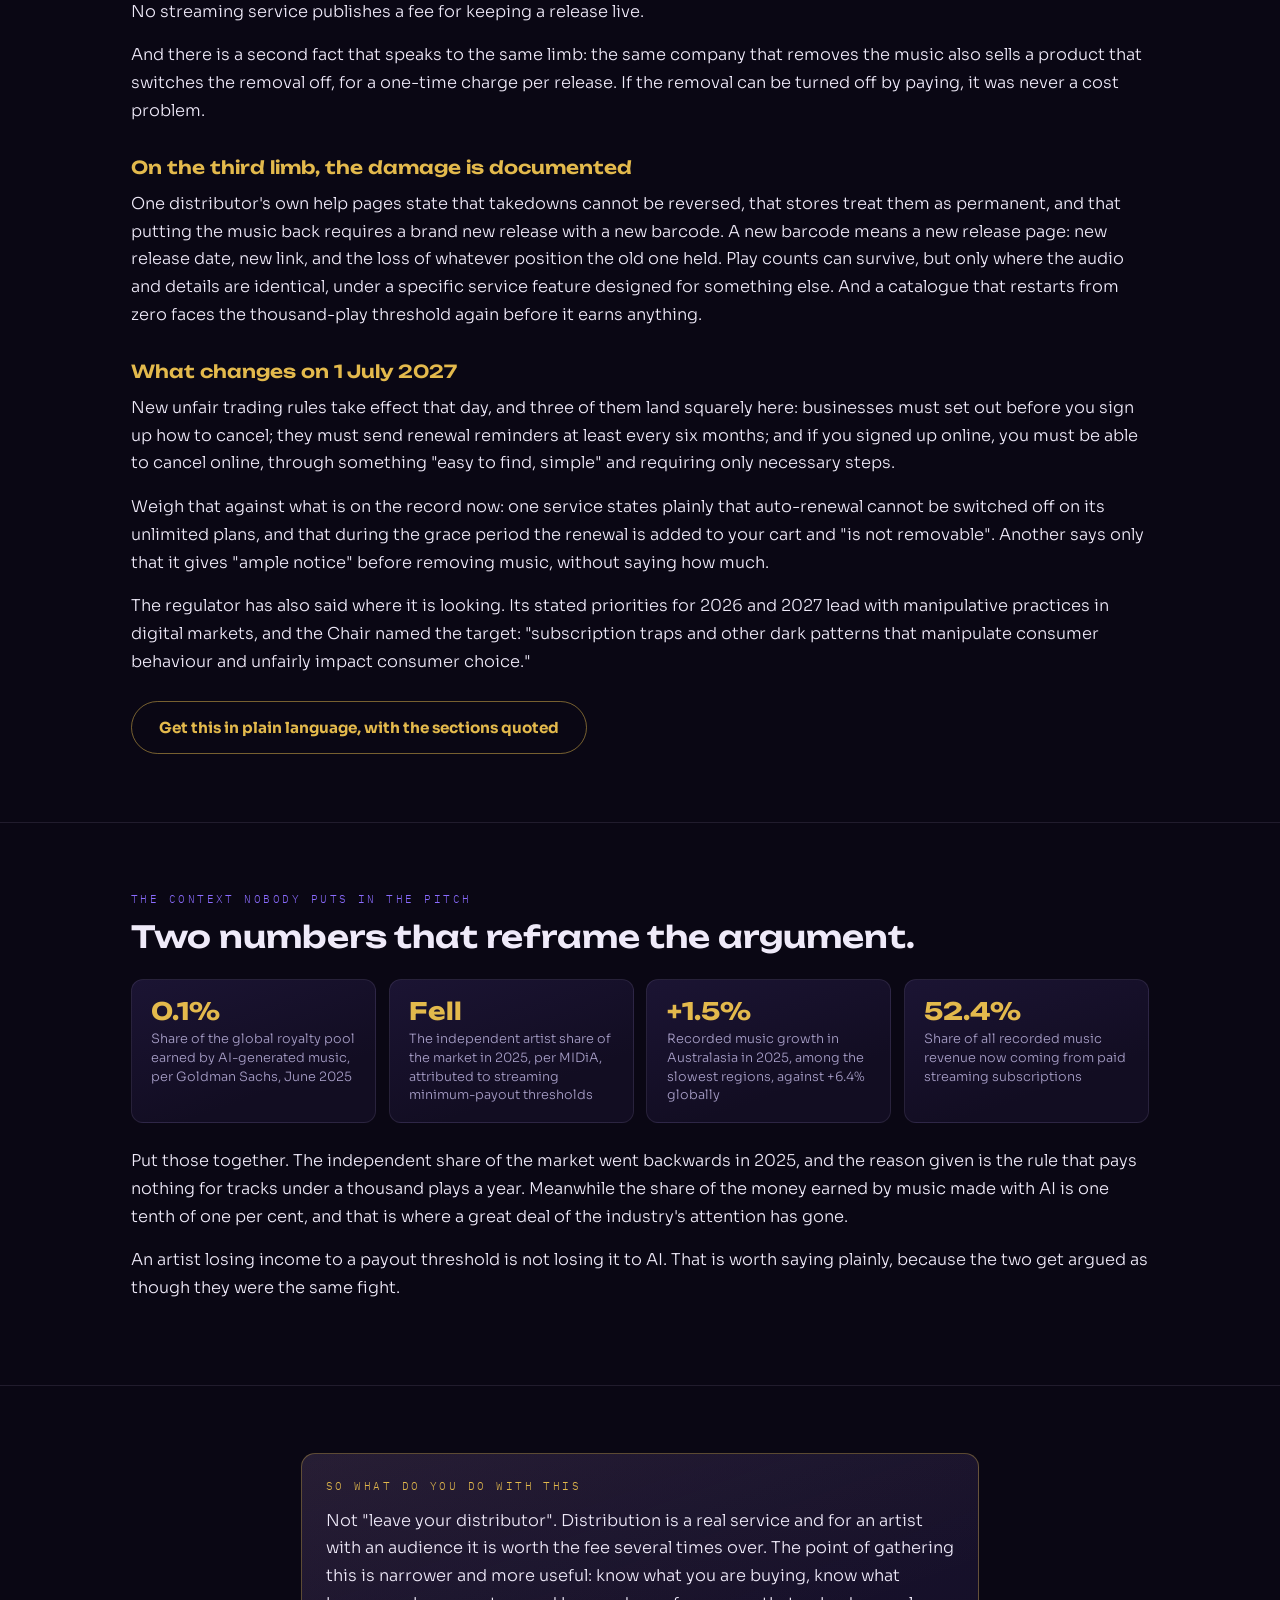
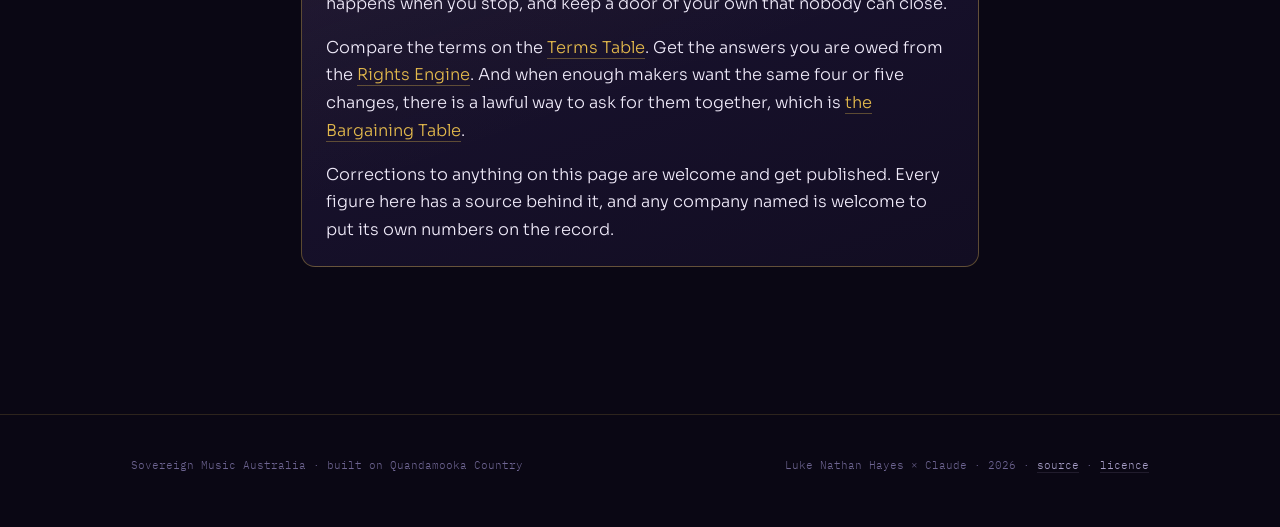
<file: money.html>
<!DOCTYPE html>
<html lang="en-AU">
<head>
<meta charset="UTF-8">
<meta name="viewport" content="width=device-width, initial-scale=1.0">
<title>Where The Money Goes · Sovereign Music Australia</title>
<meta name="description" content="Why a distribution subscription costs what it costs, who owns the companies charging it, and what the buyers are actually buying.">
<link rel="preconnect" href="https://fonts.googleapis.com">
<link rel="preconnect" href="https://fonts.gstatic.com" crossorigin>
<link rel="stylesheet" href="https://fonts.googleapis.com/css2?family=Unbounded:wght@500;600;700&family=Sora:wght@300;400;600;700&family=IBM+Plex+Mono:wght@400;500&display=swap">
<link rel="icon" href="assets/favicon.svg" type="image/svg+xml">
<link rel="stylesheet" href="assets/style.css">
<style>
  .chain { display: grid; gap: 0.55rem; margin: 1.5rem 0; }
  .chain-step {
    display: grid; grid-template-columns: 6.5rem 1fr; gap: 1rem; align-items: start;
    background: var(--midnight); border: 1px solid var(--line-soft);
    border-left: 3px solid var(--royal); border-radius: 10px; padding: 0.85rem 1.1rem;
  }
  .chain-step .yr { font-family: "IBM Plex Mono", monospace; font-size: 0.72rem; color: var(--aurum); letter-spacing: 0.04em; padding-top: 0.15rem; }
  .chain-step .ev { font-size: 0.88rem; color: var(--plat-soft); line-height: 1.55; }
  .chain-step .ev b { color: var(--plat); font-weight: 600; }
  .figure-row { display: grid; grid-template-columns: repeat(auto-fit, minmax(160px, 1fr)); gap: 0.8rem; margin: 1.5rem 0; }
  .figure {
    background: linear-gradient(160deg, var(--veil), var(--midnight) 70%);
    border: 1px solid var(--line-soft); border-radius: 12px; padding: 1.1rem 1.2rem;
  }
  .figure .n { font-family: "Unbounded", sans-serif; font-weight: 700; font-size: 1.5rem; color: var(--aurum); line-height: 1.1; display: block; }
  .figure .l { font-size: 0.8rem; color: var(--plat-soft); line-height: 1.45; margin-top: 0.4rem; display: block; }
  blockquote {
    margin: 1.3rem 0; padding: 0.9rem 1.3rem;
    border-left: 3px solid var(--aurum); background: var(--midnight);
    font-size: 0.94rem; color: var(--plat); border-radius: 0 10px 10px 0;
  }
  blockquote cite { display: block; margin-top: 0.5rem; font-family: "IBM Plex Mono", monospace; font-size: 0.66rem; color: var(--plat-faint); font-style: normal; letter-spacing: 0.04em; }
</style>
</head>
<body>

<div id="site-header"></div>

<section class="hero">
  <div class="wrap">
    <p class="eyebrow">The money trail</p>
    <h1>Where the money goes</h1>
    <p class="lede">A distribution subscription is about thirty-five dollars a year. Delivering a song to the streaming services costs the company delivering it close to nothing. So the question worth asking is not what the price is. It is what the price is for, and who receives it.</p>
    <p class="soft" style="max-width:620px">Everything on this page comes from company filings, regulator decisions, court records and company announcements. Where a figure is press-reported rather than confirmed by the parties, it says so.</p>
  </div>
</section>

<section class="block">
  <div class="wrap">
    <p class="eyebrow">Why the price is what it is</p>
    <h2>The subscription is not paying for delivery.</h2>
    <p class="narrow" style="margin-left:0">The data format that releases travel in is free to implement; the standards body charges nothing for the licence to use it. Storing an audio file and keeping a link alive costs cents a year at commodity prices. Several distributors leave catalogues online indefinitely for people who have stopped paying, and advertise that as a feature, which tells you what that costs them.</p>
    <p>For a few years one of these companies was listed on a stock exchange and had to publish audited accounts, broken out by division. Believe, which owns TuneCore, reported its self-serve arm separately, and those numbers answer the question directly.</p>
    <div class="figure-row">
      <div class="figure reveal"><span class="n">19.6%</span><span class="l">Operating margin of the self-serve distribution division in 2024, before group overheads. It was 13.7% three years earlier.</span></div>
      <div class="figure reveal"><span class="n">46%</span><span class="l">Share of that division's revenue that came from subscriptions. The rest came from elsewhere.</span></div>
      <div class="figure reveal"><span class="n">25%</span><span class="l">Share that came from the cut taken on social media and user-generated content</span></div>
      <div class="figure reveal"><span class="n">80%</span><span class="l">Share of paying subscribers who renewed, in both 2023 and 2024</span></div>
    </div>
    <p>Read the first two together and you have the answer to what the price is for. <strong>Less than half the money that division earned came from the yearly fee people think they are paying.</strong> A quarter came from percentages taken on social platforms and video, and most of the rest from added services like publishing administration and marketing tools. The subscription buys the customer. The customer is then sold the things that carry a commission.</p>
    <p>One more line from those accounts is worth sitting with. The self-serve division handled <strong>36.5% of all the music sales the group processed in 2024, while producing 6.5% of its revenue</strong>, because on the paid tiers the streaming royalties pass straight through to the artist and the company books only the fee. Enormous volume, small revenue, and a division-level margin around twenty per cent. That is a very good business, and none of it depends on charging more for the pipe.</p>
    <p>That window has now closed. Believe was taken private by the investment firms EQT and TCV with its founder and left the Paris exchange in July 2025, so no further accounts will be published. It is the last look anyone gets. Worth noting who did not do well out of it: the shares floated at €19.50 in June 2021, fell about 18% on the first day, bottomed near €8.14 in September 2022, and were bought out at €17.20. No dividend was ever paid. Someone who backed it at the float and held to the end lost about 12%.</p>
  </div>
</section>

<section class="block">
  <div class="wrap">
    <p class="eyebrow">Who owns the biggest one</p>
    <h2>DistroKid, 2018 to 2026.</h2>
    <p class="narrow" style="margin-left:0">Each step below is from a company announcement or a filing with the United States Securities and Exchange Commission.</p>
    <div class="chain">
      <div class="chain-step reveal"><span class="yr">Oct 2018</span><span class="ev"><b>Silversmith Capital Partners invests</b>, and days later <b>Spotify takes a passive minority stake</b>. The largest streaming service now owns part of the largest self-serve distributor.</span></div>
      <div class="chain-step reveal"><span class="yr">Aug 2021</span><span class="ev"><b>Insight Partners takes majority control at a US$1.3 billion valuation.</b> The purchase is financed with debt: a first-lien loan and a revolving facility, both maturing on 1 October 2029.</span></div>
      <div class="chain-step reveal"><span class="yr">Oct 2021</span><span class="ev"><b>Spotify sells two-thirds of its stake for about €144 million</b>, booking a €132 million gain, disclosed in its own quarterly filing.</span></div>
      <div class="chain-step reveal"><span class="yr">2022–2025</span><span class="ev">The <b>management profits pool grows from US$6.4 million across four people to US$46.1 million across fourteen</b>, filing by filing.</span></div>
      <div class="chain-step reveal"><span class="yr">Jul 2026</span><span class="ev"><b>CVC Capital Partners signs for a majority stake</b>, with Insight keeping a significant minority. Terms undisclosed by the parties; the process was reported at around US$2 billion. As at the end of August 2026 no completion notice had been published.</span></div>
    </div>
    <p>CVC is itself a listed company on the Amsterdam exchange, managing about €212 billion, and the fund making the purchase closed at €26 billion. So the chain from an artist's card to the end of the line now runs: the artist, the distributor, a buyout fund, and that fund's own public shareholders.</p>

    <h3>The debt is public, even though the company is not</h3>
    <p>DistroKid publishes nothing about its finances; its own regulatory filing records revenue as "decline to disclose". But the private credit funds that lent the money for the 2021 purchase must report their holdings every quarter. Eight of them disclosed positions totalling at least <strong>US$89.6 million</strong> at 30 June 2026, and the loan was repriced during 2026 from a rate of about 9.2% down to about 7.9%. The full size of the facility is not disclosed anywhere, so that figure is a floor rather than a total.</p>
    <p>Three of those lenders also bought equity alongside the loan. They mark it in their filings at 1.24 times cost in December 2025 and 1.35 times by June 2026, which is the only independent, dated valuation of the company anywhere in public.</p>
    <div class="figure-row">
      <div class="figure reveal"><span class="n">US$1.3b</span><span class="l">Valuation when the buyout fund took control, 2021</span></div>
      <div class="figure reveal"><span class="n">~US$2b</span><span class="l">Reported price of the 2026 sale process</span></div>
      <div class="figure reveal"><span class="n">US$89.6m+</span><span class="l">Disclosed buyout debt still outstanding, a floor not a total</span></div>
      <div class="figure reveal"><span class="n">US$46.1m</span><span class="l">Management profits pool, across fourteen people, 2025</span></div>
    </div>
    <p>None of that is unusual for a business of this kind, and none of it is hidden: it is in filings anyone can read. It is simply not what most people picture when they buy a thirty-five dollar subscription to put a song on Spotify.</p>
  </div>
</section>

<section class="block">
  <div class="wrap">
    <p class="eyebrow">What is actually being bought</p>
    <h2>The regulator named the asset.</h2>
    <p class="narrow" style="margin-left:0">When Universal Music Group moved to buy Downtown Music Holdings, the parent of CD Baby, the European Commission opened a full investigation. Its objection was not that Universal would control too much distribution. It was that Universal would gain access to competitors' royalty accounting data through a platform called Curve.</p>
    <blockquote>
      The remedy was the complete divestment of Curve: its customers, its data, its people, its source code and its hardware, supervised by a monitoring trustee.
      <cite>European Commission conditional clearance, 13 February 2026. The acquisition completed a week later; Curve was sold to the independent licensing body Merlin and a co-investor, completing 17 August 2026.</cite>
    </blockquote>
    <p>Then look at what the major companies did next to that. Warner signed in April 2026 to buy Revelator, another royalty accounting and rights management platform. Meanwhile both Warner and Universal closed their own self-serve services for everyday artists: Warner's shut at the end of July 2025, Universal's went invite-only and removed its DIY artists back in 2022.</p>
    <p>They stopped competing for subscriptions and started buying the accounting layer underneath. The pipe is not the prize. The record of who is owed what is the prize.</p>
    <p>One smaller mechanism points the same way. DistroKid runs a free, opt-in service called Upstream that puts artist profiles, streaming statistics and contact details in front of record labels. The named launch partner is Republic Records, which belongs to Universal.</p>
  </div>
</section>

<section class="block">
  <div class="wrap">
    <p class="eyebrow">Ownership, plainly</p>
    <h2>Most "independent" distribution is not independent.</h2>
    <div class="grid three" style="margin-top:1.4rem">
      <div class="card reveal"><h4>Universal Music Group</h4><p class="d">CD Baby, FUGA, Songtrust, AdRev and Soundrop, all acquired with Downtown in February 2026. Plus Ingrooves, Virgin and [PIAS]. Its own self-serve service, Spinnup, is closed.</p></div>
      <div class="card reveal"><h4>Sony Music</h4><p class="d">The Orchard, bought outright in stages by 2015. AWAL, bought in 2021 for about US$430 million after a competition review. A minority stake in LANDR.</p></div>
      <div class="card reveal"><h4>Warner Music Group</h4><p class="d">ADA, which absorbed the African and Middle Eastern services in 2026. A minority stake in LANDR. Signed to buy the royalty platform Revelator in April 2026. Bid for Believe in 2024 and walked away.</p></div>
      <div class="card reveal"><h4>Investment firms</h4><p class="d">DistroKid (CVC, with Insight retaining a stake). TuneCore through Believe (EQT and TCV). Too Lost, which bought Australia's G.Y.R.O. in July 2026 (GoldState and TA Associates hold minorities). Amuse (Bridford Group).</p></div>
      <div class="card reveal"><h4>Still founder-owned</h4><p class="d">ONErpm, which has taken no outside capital in sixteen years. Ditto Music, never sold. EMPIRE. RouteNote, bootstrapped. Symphonic remains founder-led with minority investors.</p></div>
      <div class="card reveal"><h4>Australian-owned</h4><p class="d">MGM Distribution (Sydney, since 1998), Rocket (Melbourne), Community Music through UNIFIED, Xelon, Musible and Ordior. G.Y.R.O. was Australian-owned until July 2026.</p></div>
    </div>
    <p class="soft">Ownership is not a verdict on service. A founder-owned company can treat artists poorly and a fund-owned one can treat them well. It matters because it tells you who the company answers to when those two things pull in different directions.</p>
  </div>
</section>

<section class="block">
  <div class="wrap">
    <p class="eyebrow">On the record</p>
    <h2>Three things worth knowing before you sign.</h2>

    <h3>A court has already tested "keep 100% of your royalties"</h3>
    <p>In a New York case decided in March 2026, an artist's claims against DistroKid for breach of contract and for a proper accounting survived an attempt to have them dismissed, with the court treating the artist as an intended beneficiary of the promise to pass through all royalties. A negligence claim was dismissed. The case had not been decided on its merits at the time of writing.</p>
    <p>In a separate case in February 2025, DistroKid successfully defended a copyright claim by arguing that it is an automated system carrying out user commands, without the volition needed to infringe. That defence is reasonable, and it is also worth reading twice: the service is a set of pipes when that helps, and a curator when that helps.</p>

    <h3>The biggest lawsuit was brought by rightsholders, not artists</h3>
    <p>Universal, ABKCO and Concord sued Believe and TuneCore in November 2024, alleging large-scale infringement through fraudulent artist accounts using deliberately misspelled versions of famous names, and sought at least US$500 million. The parties settled and the case was dismissed in April 2026, on undisclosed terms.</p>

    <h3>Fraud penalties land on the artist</h3>
    <p>Where more than 90% of a track's monthly plays are judged artificial, Spotify does not pay for them and charges the distributor about ten dollars per track. Distributors commonly pass that charge on, with a handling fee added. An artist whose song is targeted by a bot farm they did not hire can end up paying for it.</p>
  </div>
</section>

<section class="block">
  <div class="wrap">
    <p class="eyebrow">What Australian law already says</p>
    <h2>There is a test, and it has three parts.</h2>
    <p class="narrow" style="margin-left:0">Since 9 November 2023, using an unfair term in a standard form contract has been against the law in Australia, not merely unenforceable. Standard form means a pre-written contract the customer cannot negotiate, which describes every distribution sign-up. The protection covers consumers and small businesses under $10 million turnover or a hundred staff, which describes almost every musician.</p>
    <p>A term is unfair when all three of these are true, as the competition regulator sets them out:</p>
    <div class="steps">
      <div class="step reveal"><div><h4>It creates a significant imbalance</h4><p>The rights of the two sides are lopsided. A term letting one side, and only one side, end the arrangement is on the regulator's own list of examples.</p></div></div>
      <div class="step reveal"><div><h4>It is not reasonably necessary to protect a legitimate interest</h4><p>The business has to show the term protects something real, and the burden of showing that sits with the business, not the customer.</p></div></div>
      <div class="step reveal"><div><h4>It would cause harm if relied on</h4><p>Financial harm, or harm of another kind, to the person on the other side of it.</p></div></div>
    </div>
    <p>Nobody has tested a music distribution contract against that. No regulator anywhere has taken action against a distributor over any of this, and none of what follows is a finding that any company has broken the law. It is simply the test, and the facts that would matter under it.</p>

    <h3>On the middle limb, the facts are unusually specific</h3>
    <p>The middle limb asks what legitimate interest is protected by removing music when someone stops paying. The obvious answer would be the cost of keeping it there. Storing a ten-track album and delivering it to a hundred and fifty stores costs, at published commodity cloud prices, well under a dollar a year. The data format that releases travel in is free to implement. No streaming service publishes a fee for keeping a release live.</p>
    <p>And there is a second fact that speaks to the same limb: the same company that removes the music also sells a product that switches the removal off, for a one-time charge per release. If the removal can be turned off by paying, it was never a cost problem.</p>

    <h3>On the third limb, the damage is documented</h3>
    <p>One distributor's own help pages state that takedowns cannot be reversed, that stores treat them as permanent, and that putting the music back requires a brand new release with a new barcode. A new barcode means a new release page: new release date, new link, and the loss of whatever position the old one held. Play counts can survive, but only where the audio and details are identical, under a specific service feature designed for something else. And a catalogue that restarts from zero faces the thousand-play threshold again before it earns anything.</p>

    <h3>What changes on 1 July 2027</h3>
    <p>New unfair trading rules take effect that day, and three of them land squarely here: businesses must set out before you sign up how to cancel; they must send renewal reminders at least every six months; and if you signed up online, you must be able to cancel online, through something "easy to find, simple" and requiring only necessary steps.</p>
    <p>Weigh that against what is on the record now: one service states plainly that auto-renewal cannot be switched off on its unlimited plans, and that during the grace period the renewal is added to your cart and "is not removable". Another says only that it gives "ample notice" before removing music, without saying how much.</p>
    <p>The regulator has also said where it is looking. Its stated priorities for 2026 and 2027 lead with manipulative practices in digital markets, and the Chair named the target: "subscription traps and other dark patterns that manipulate consumer behaviour and unfairly impact consumer choice."</p>
    <div class="cta-row">
      <a class="cta ghost" href="rights.html">Get this in plain language, with the sections quoted</a>
    </div>
  </div>
</section>

<section class="block">
  <div class="wrap">
    <p class="eyebrow">The context nobody puts in the pitch</p>
    <h2>Two numbers that reframe the argument.</h2>
    <div class="figure-row">
      <div class="figure reveal"><span class="n">0.1%</span><span class="l">Share of the global royalty pool earned by AI-generated music, per Goldman Sachs, June 2025</span></div>
      <div class="figure reveal"><span class="n">Fell</span><span class="l">The independent artist share of the market in 2025, per MIDiA, attributed to streaming minimum-payout thresholds</span></div>
      <div class="figure reveal"><span class="n">+1.5%</span><span class="l">Recorded music growth in Australasia in 2025, among the slowest regions, against +6.4% globally</span></div>
      <div class="figure reveal"><span class="n">52.4%</span><span class="l">Share of all recorded music revenue now coming from paid streaming subscriptions</span></div>
    </div>
    <p>Put those together. The independent share of the market went backwards in 2025, and the reason given is the rule that pays nothing for tracks under a thousand plays a year. Meanwhile the share of the money earned by music made with AI is one tenth of one per cent, and that is where a great deal of the industry's attention has gone.</p>
    <p>An artist losing income to a payout threshold is not losing it to AI. That is worth saying plainly, because the two get argued as though they were the same fight.</p>
  </div>
</section>

<section class="block">
  <div class="wrap narrow" style="margin-left:auto">
    <div class="card regal reveal">
      <p class="eyebrow" style="color:var(--aurum)">So what do you do with this</p>
      <p>Not "leave your distributor". Distribution is a real service and for an artist with an audience it is worth the fee several times over. The point of gathering this is narrower and more useful: know what you are buying, know what happens when you stop, and keep a door of your own that nobody can close.</p>
      <p>Compare the terms on the <a href="terms.html">Terms Table</a>. Get the answers you are owed from the <a href="rights.html">Rights Engine</a>. And when enough makers want the same four or five changes, there is a lawful way to ask for them together, which is <a href="bargain.html">the Bargaining Table</a>.</p>
      <p style="margin-bottom:0">Corrections to anything on this page are welcome and get published. Every figure here has a source behind it, and any company named is welcome to put its own numbers on the record.</p>
    </div>
  </div>
</section>

<div id="site-footer"></div>

<script src="assets/site-nav.js" defer></script>
<script src="assets/motion.js" defer></script>
</body>
</html>
</file>
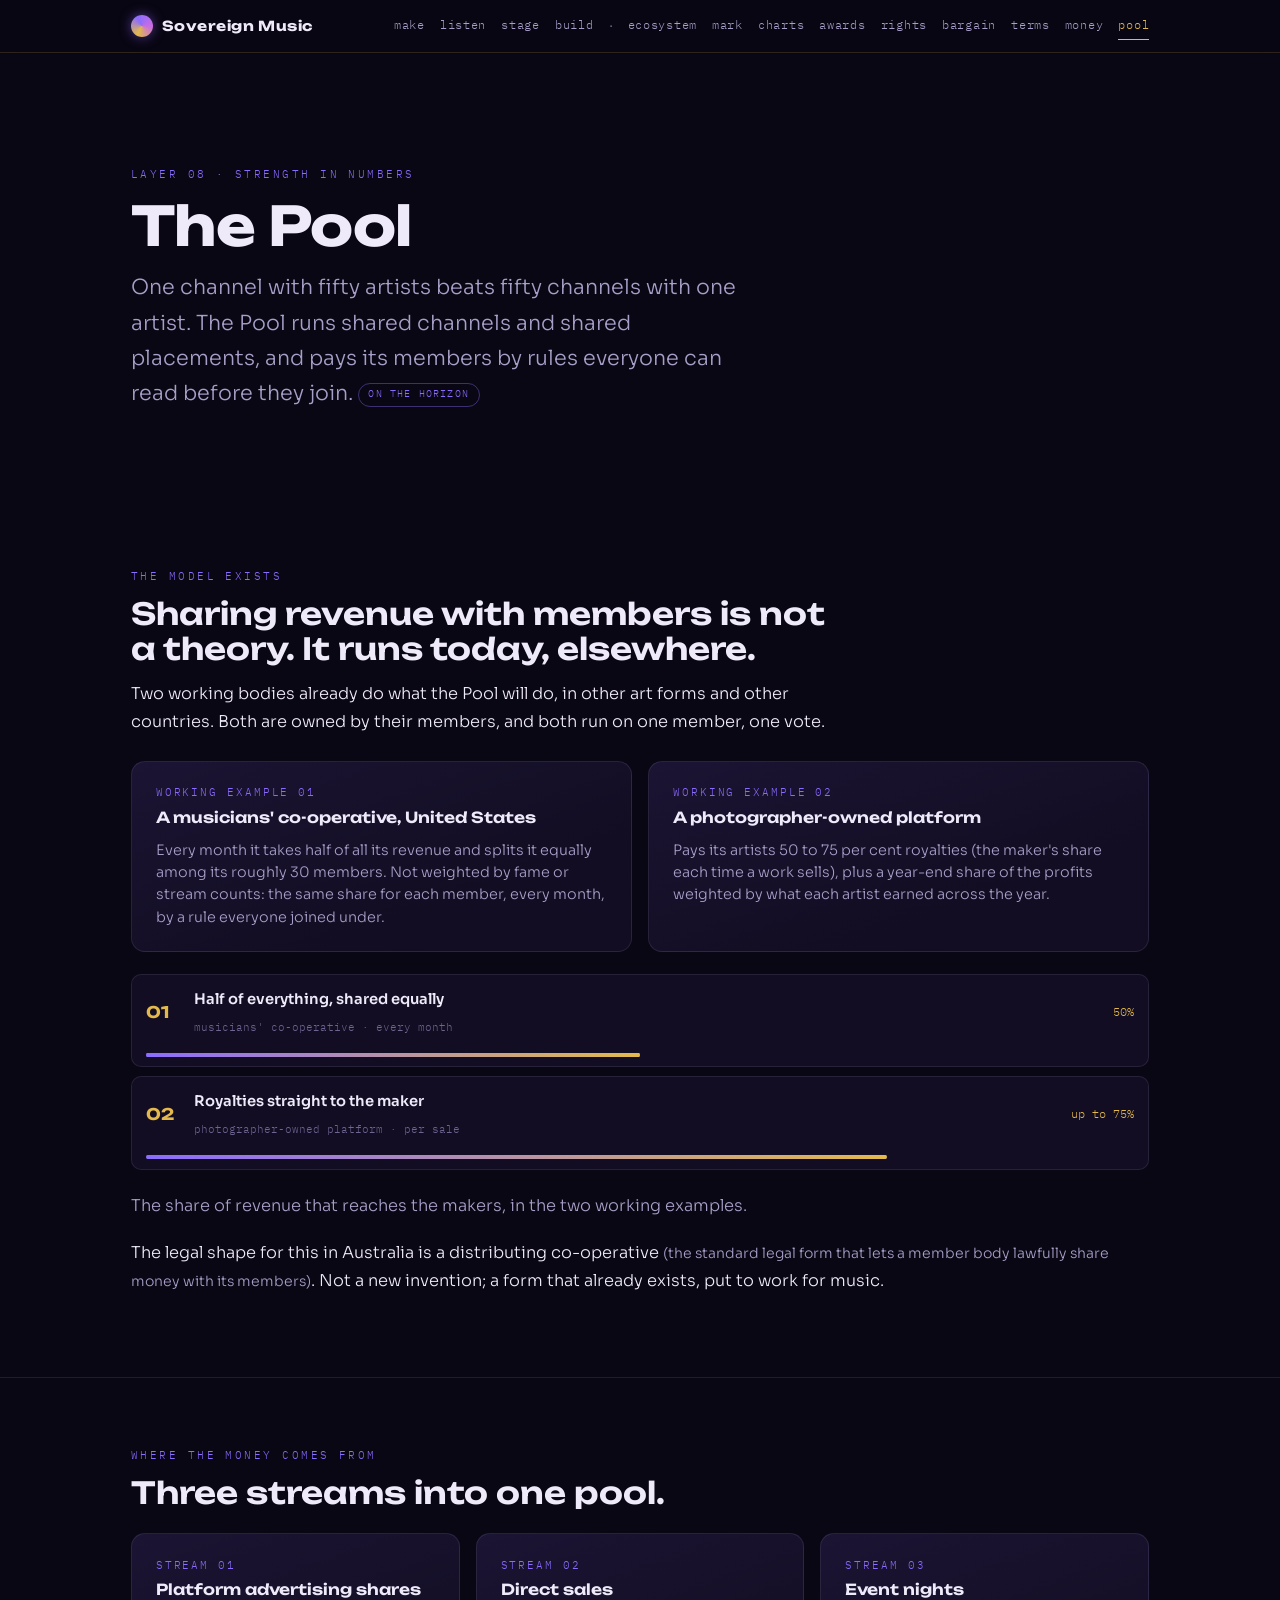
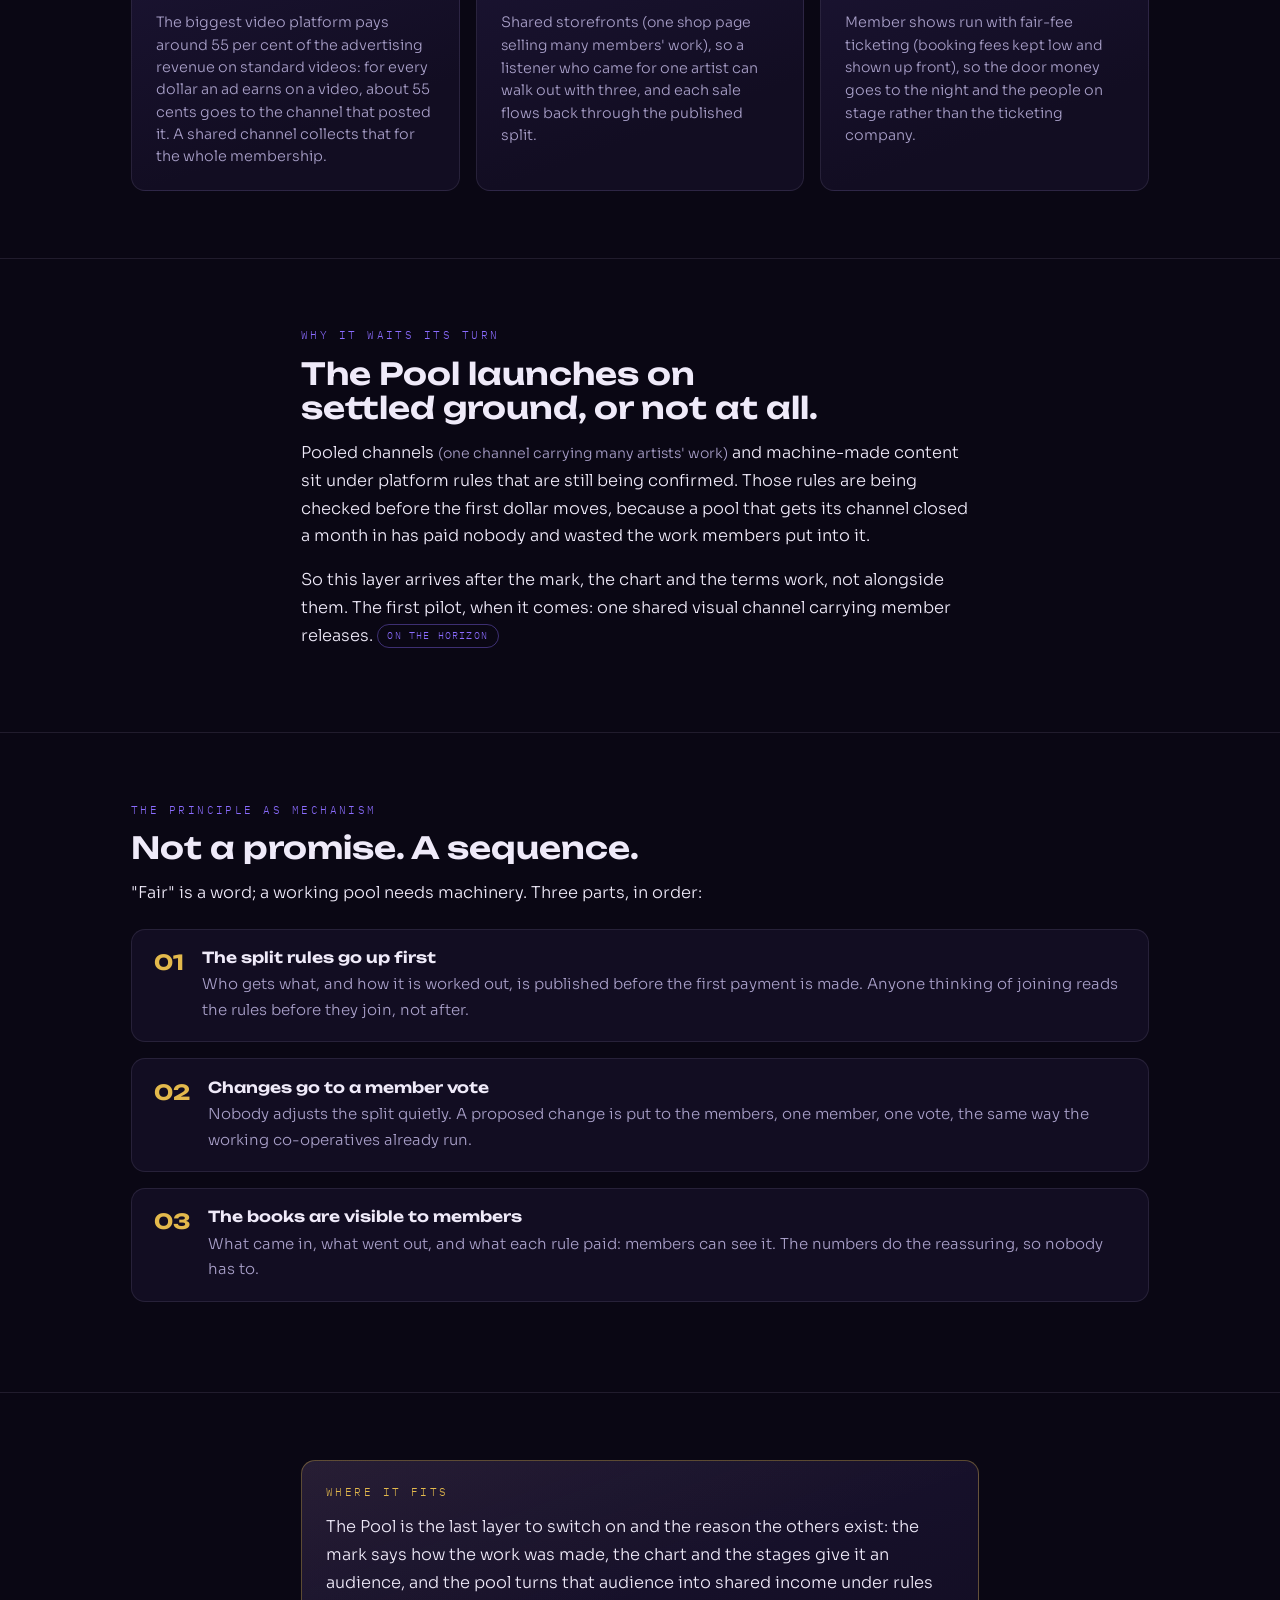
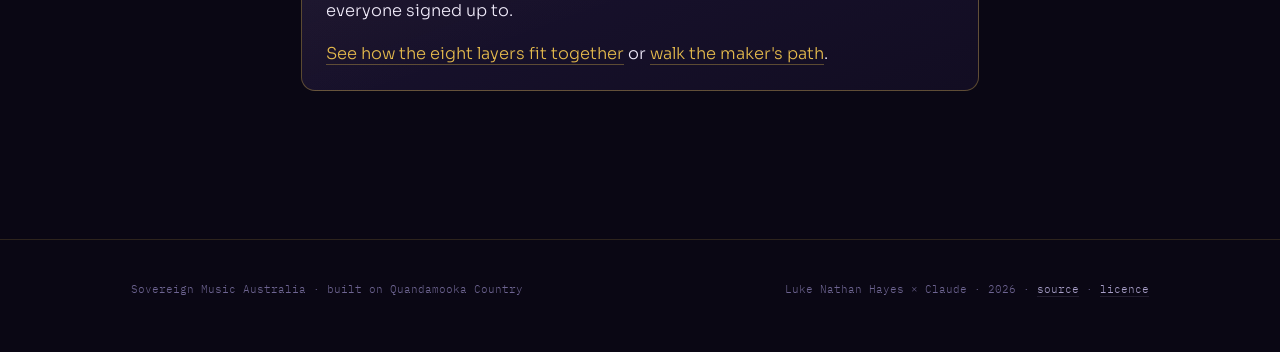
<file: pool.html>
<!DOCTYPE html>
<html lang="en-AU">
<head>
<meta charset="UTF-8">
<meta name="viewport" content="width=device-width, initial-scale=1.0">
<title>The Pool · Sovereign Music Australia</title>
<meta name="description" content="Shared channels and shared revenue, paid by split rules members can read before they join, on the co-operative model that already works elsewhere.">
<link rel="preconnect" href="https://fonts.googleapis.com">
<link rel="preconnect" href="https://fonts.gstatic.com" crossorigin>
<link rel="stylesheet" href="https://fonts.googleapis.com/css2?family=Unbounded:wght@500;600;700&family=Sora:wght@300;400;600;700&family=IBM+Plex+Mono:wght@400;500&display=swap">
<link rel="icon" href="assets/favicon.svg" type="image/svg+xml">
<link rel="stylesheet" href="assets/style.css">
</head>
<body>

<div id="site-header"></div>

<section class="hero">
  <div class="wrap">
    <p class="eyebrow">Layer 08 · Strength in numbers</p>
    <h1>The Pool</h1>
    <p class="lede">One channel with fifty artists beats fifty channels with one artist. The Pool runs shared channels and shared placements, and pays its members by rules everyone can read before they join. <span class="when horizon">on the horizon</span></p>
  </div>
</section>

<section class="block">
  <div class="wrap">
    <p class="eyebrow">The model exists</p>
    <h2>Sharing revenue with members is not a theory. It runs today, elsewhere.</h2>
    <p class="narrow" style="margin-left:0">Two working bodies already do what the Pool will do, in other art forms and other countries. Both are owned by their members, and both run on one member, one vote.</p>
    <div class="grid two" style="margin-top:1.6rem">
      <div class="card reveal">
        <span class="n">Working example 01</span>
        <h4>A musicians' co-operative, United States</h4>
        <p class="d">Every month it takes half of all its revenue and splits it equally among its roughly 30 members. Not weighted by fame or stream counts: the same share for each member, every month, by a rule everyone joined under.</p>
      </div>
      <div class="card reveal">
        <span class="n">Working example 02</span>
        <h4>A photographer-owned platform</h4>
        <p class="d">Pays its artists 50 to 75 per cent royalties (the maker's share each time a work sells), plus a year-end share of the profits weighted by what each artist earned across the year.</p>
      </div>
    </div>

    <div class="chart-demo" style="margin-top:1.4rem">
      <div class="chart-bar reveal">
        <span class="pos">01</span>
        <span class="meta"><span class="title">Half of everything, shared equally</span><br><span class="sub">musicians' co-operative · every month</span></span>
        <span class="mono" style="font-size:0.74rem;color:var(--aurum)">50%</span>
        <span class="fill" style="--v:0.50"></span>
      </div>
      <div class="chart-bar reveal">
        <span class="pos">02</span>
        <span class="meta"><span class="title">Royalties straight to the maker</span><br><span class="sub">photographer-owned platform · per sale</span></span>
        <span class="mono" style="font-size:0.74rem;color:var(--aurum)">up to 75%</span>
        <span class="fill" style="--v:0.75"></span>
      </div>
    </div>
    <p class="soft">The share of revenue that reaches the makers, in the two working examples.</p>

    <p style="margin-top:1.2rem">The legal shape for this in Australia is a distributing co-operative <span class="gloss">(the standard legal form that lets a member body lawfully share money with its members)</span>. Not a new invention; a form that already exists, put to work for music.</p>
  </div>
</section>

<section class="block">
  <div class="wrap">
    <p class="eyebrow">Where the money comes from</p>
    <h2>Three streams into one pool.</h2>
    <div class="grid three" style="margin-top:1.4rem">
      <div class="card reveal">
        <span class="n">Stream 01</span>
        <h4>Platform advertising shares</h4>
        <p class="d">The biggest video platform pays around 55 per cent of the advertising revenue on standard videos: for every dollar an ad earns on a video, about 55 cents goes to the channel that posted it. A shared channel collects that for the whole membership.</p>
      </div>
      <div class="card reveal">
        <span class="n">Stream 02</span>
        <h4>Direct sales</h4>
        <p class="d">Shared storefronts <span class="gloss">(one shop page selling many members' work)</span>, so a listener who came for one artist can walk out with three, and each sale flows back through the published split.</p>
      </div>
      <div class="card reveal">
        <span class="n">Stream 03</span>
        <h4>Event nights</h4>
        <p class="d">Member shows run with fair-fee ticketing <span class="gloss">(booking fees kept low and shown up front)</span>, so the door money goes to the night and the people on stage rather than the ticketing company.</p>
      </div>
    </div>
  </div>
</section>

<section class="block">
  <div class="wrap narrow" style="margin-left:auto">
    <p class="eyebrow">Why it waits its turn</p>
    <h2>The Pool launches on settled ground, or not at all.</h2>
    <p>Pooled channels <span class="gloss">(one channel carrying many artists' work)</span> and machine-made content sit under platform rules that are still being confirmed. Those rules are being checked before the first dollar moves, because a pool that gets its channel closed a month in has paid nobody and wasted the work members put into it.</p>
    <p>So this layer arrives after the mark, the chart and the terms work, not alongside them. The first pilot, when it comes: one shared visual channel carrying member releases. <span class="when horizon">on the horizon</span></p>
  </div>
</section>

<section class="block">
  <div class="wrap">
    <p class="eyebrow">The principle as mechanism</p>
    <h2>Not a promise. A sequence.</h2>
    <p class="narrow" style="margin-left:0">"Fair" is a word; a working pool needs machinery. Three parts, in order:</p>
    <div class="steps">
      <div class="step reveal">
        <div>
          <h4>The split rules go up first</h4>
          <p>Who gets what, and how it is worked out, is published before the first payment is made. Anyone thinking of joining reads the rules before they join, not after.</p>
        </div>
      </div>
      <div class="step reveal">
        <div>
          <h4>Changes go to a member vote</h4>
          <p>Nobody adjusts the split quietly. A proposed change is put to the members, one member, one vote, the same way the working co-operatives already run.</p>
        </div>
      </div>
      <div class="step reveal">
        <div>
          <h4>The books are visible to members</h4>
          <p>What came in, what went out, and what each rule paid: members can see it. The numbers do the reassuring, so nobody has to.</p>
        </div>
      </div>
    </div>
  </div>
</section>

<section class="block">
  <div class="wrap narrow" style="margin-left:auto">
    <div class="card regal reveal">
      <p class="eyebrow" style="color:var(--aurum)">Where it fits</p>
      <p>The Pool is the last layer to switch on and the reason the others exist: the mark says how the work was made, the chart and the stages give it an audience, and the pool turns that audience into shared income under rules everyone signed up to.</p>
      <p style="margin-bottom:0"><a href="ecosystem.html">See how the eight layers fit together</a> or <a href="artist.html">walk the maker's path</a>.</p>
    </div>
  </div>
</section>

<div id="site-footer"></div>

<script src="assets/site-nav.js" defer></script>
<script src="assets/motion.js" defer></script>
</body>
</html>
</file>
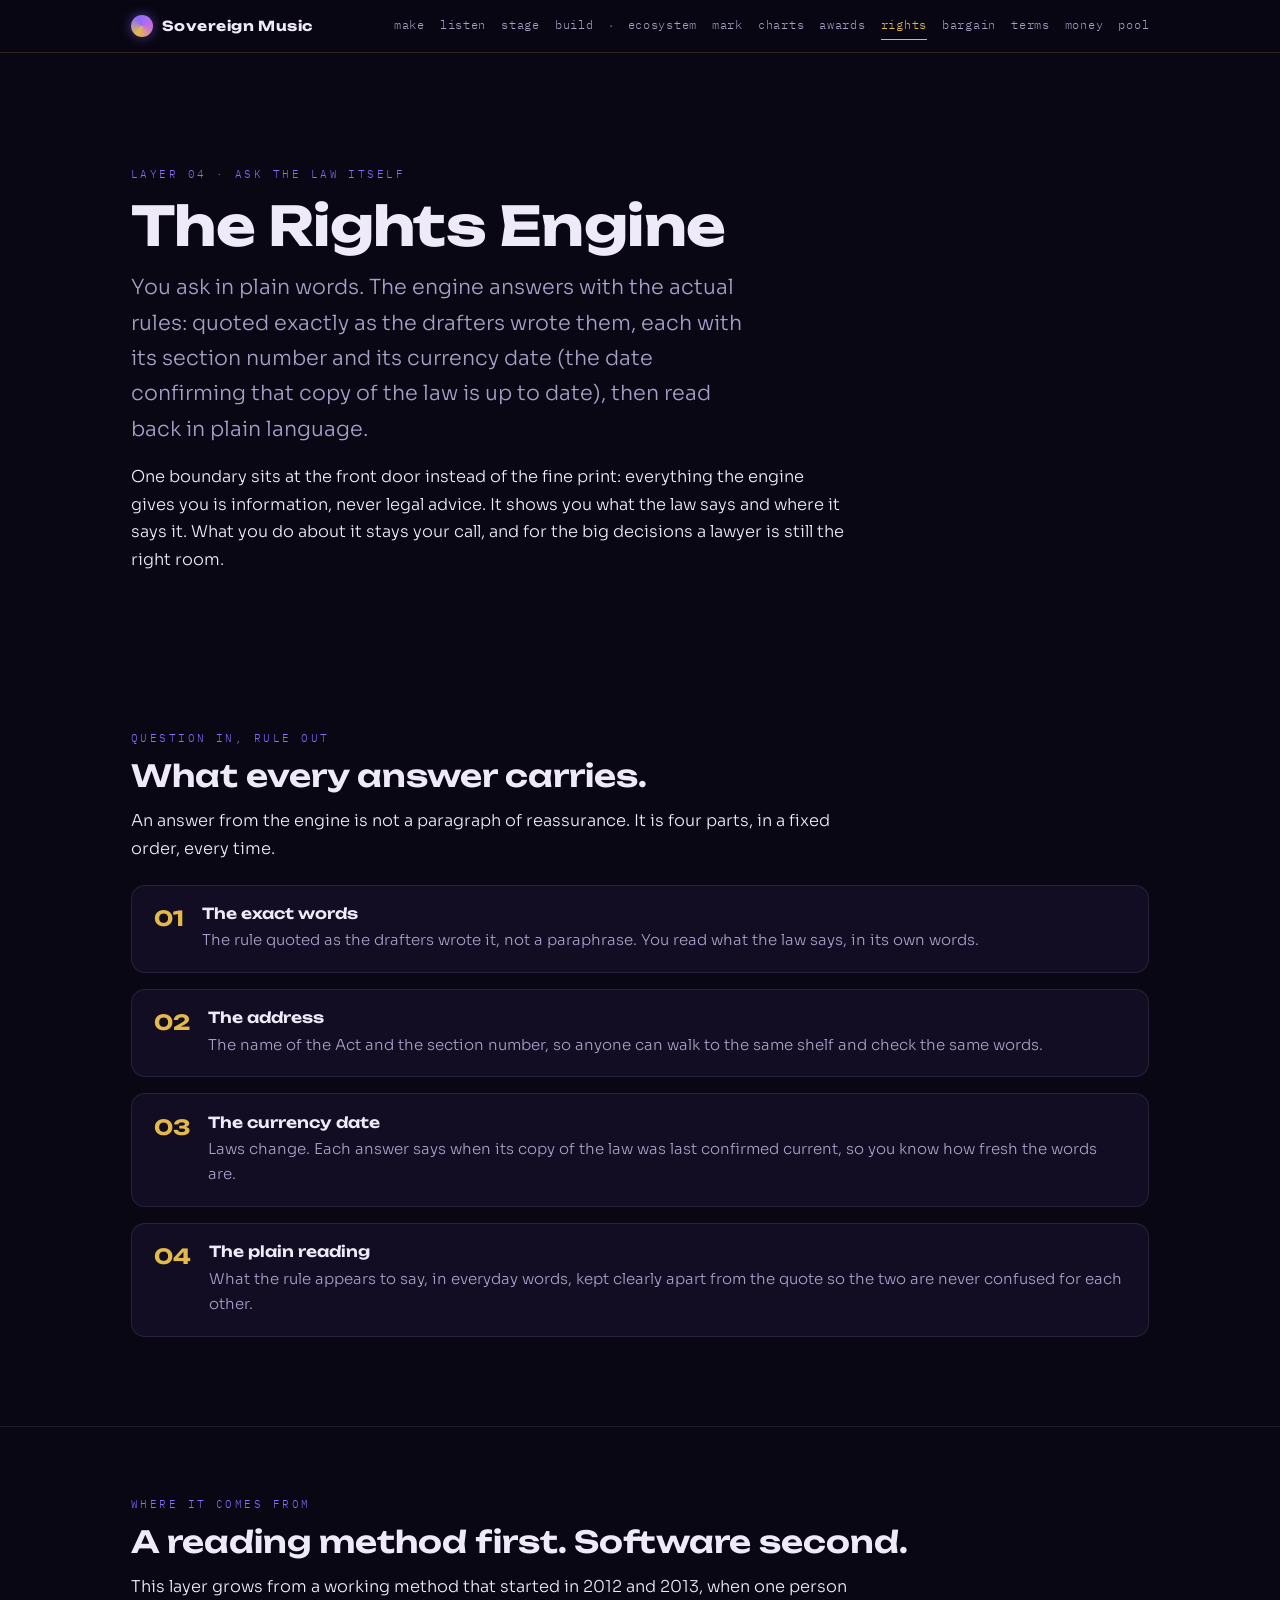
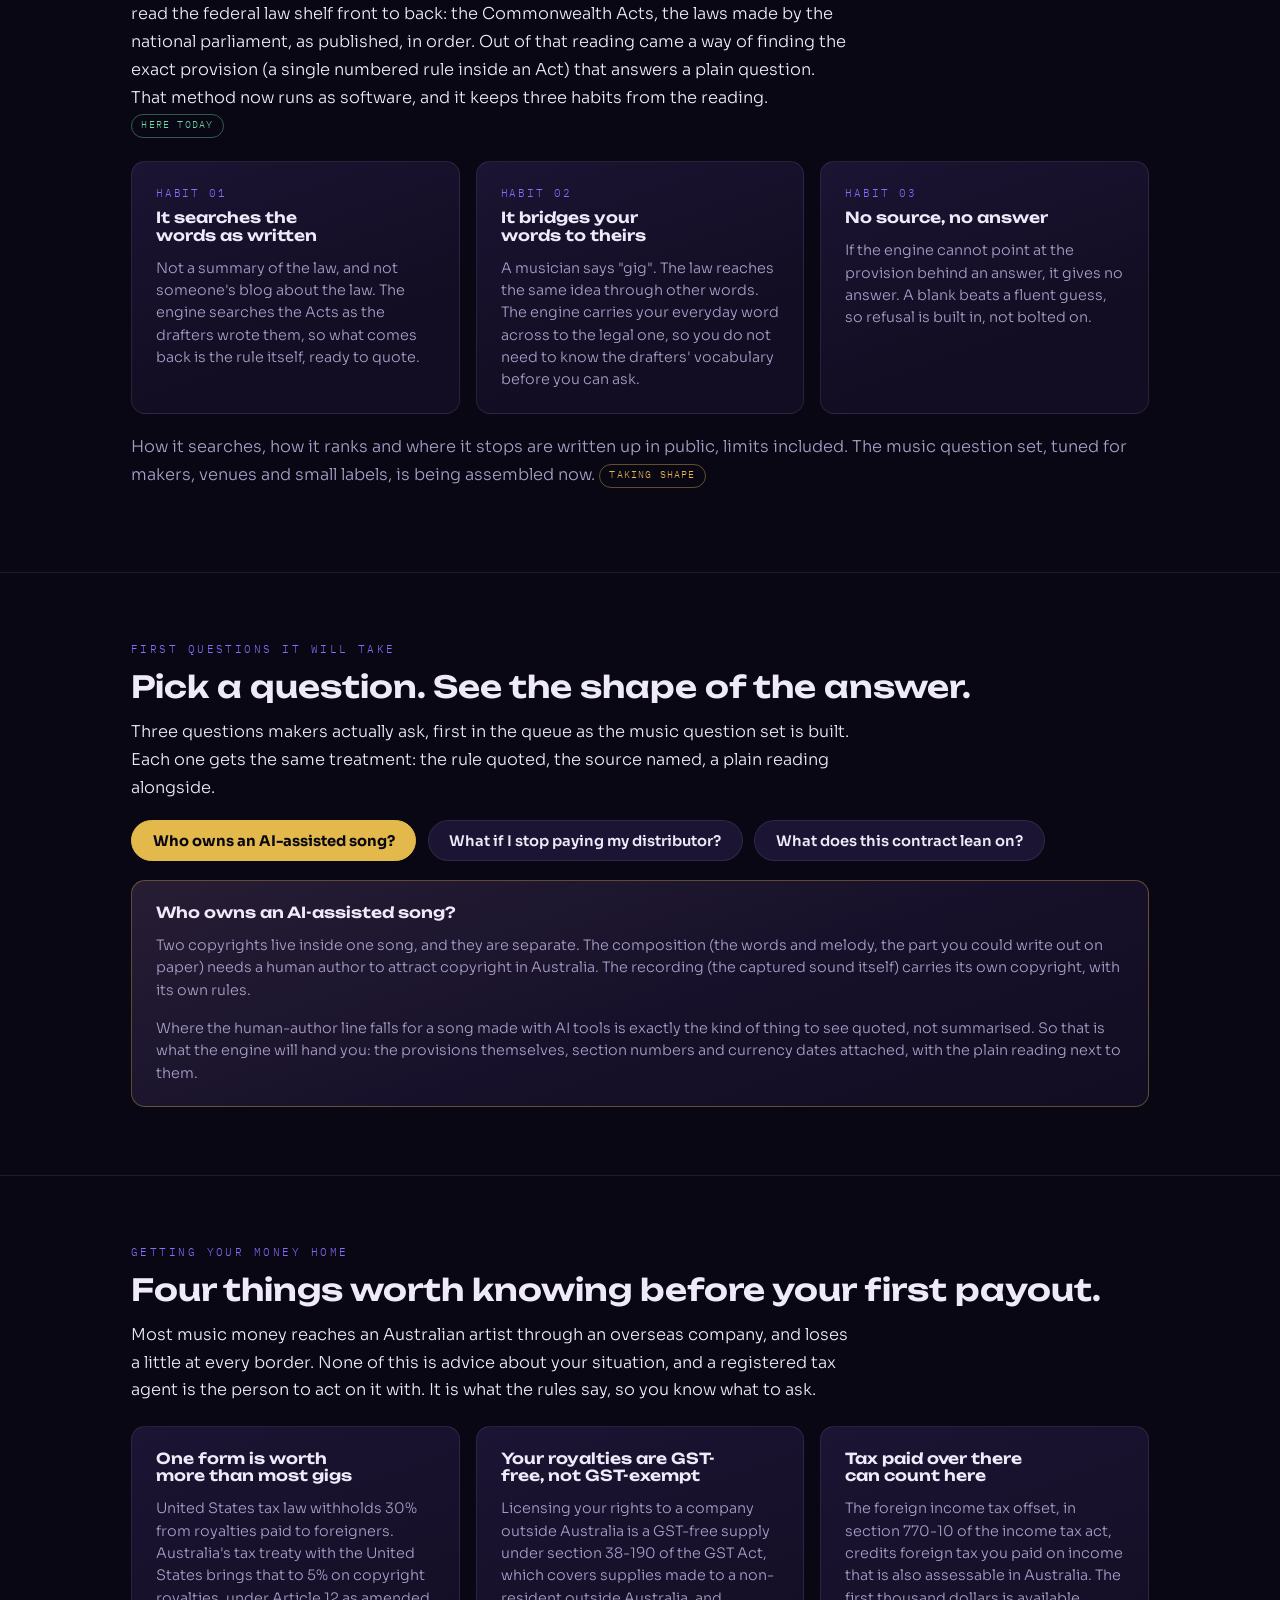
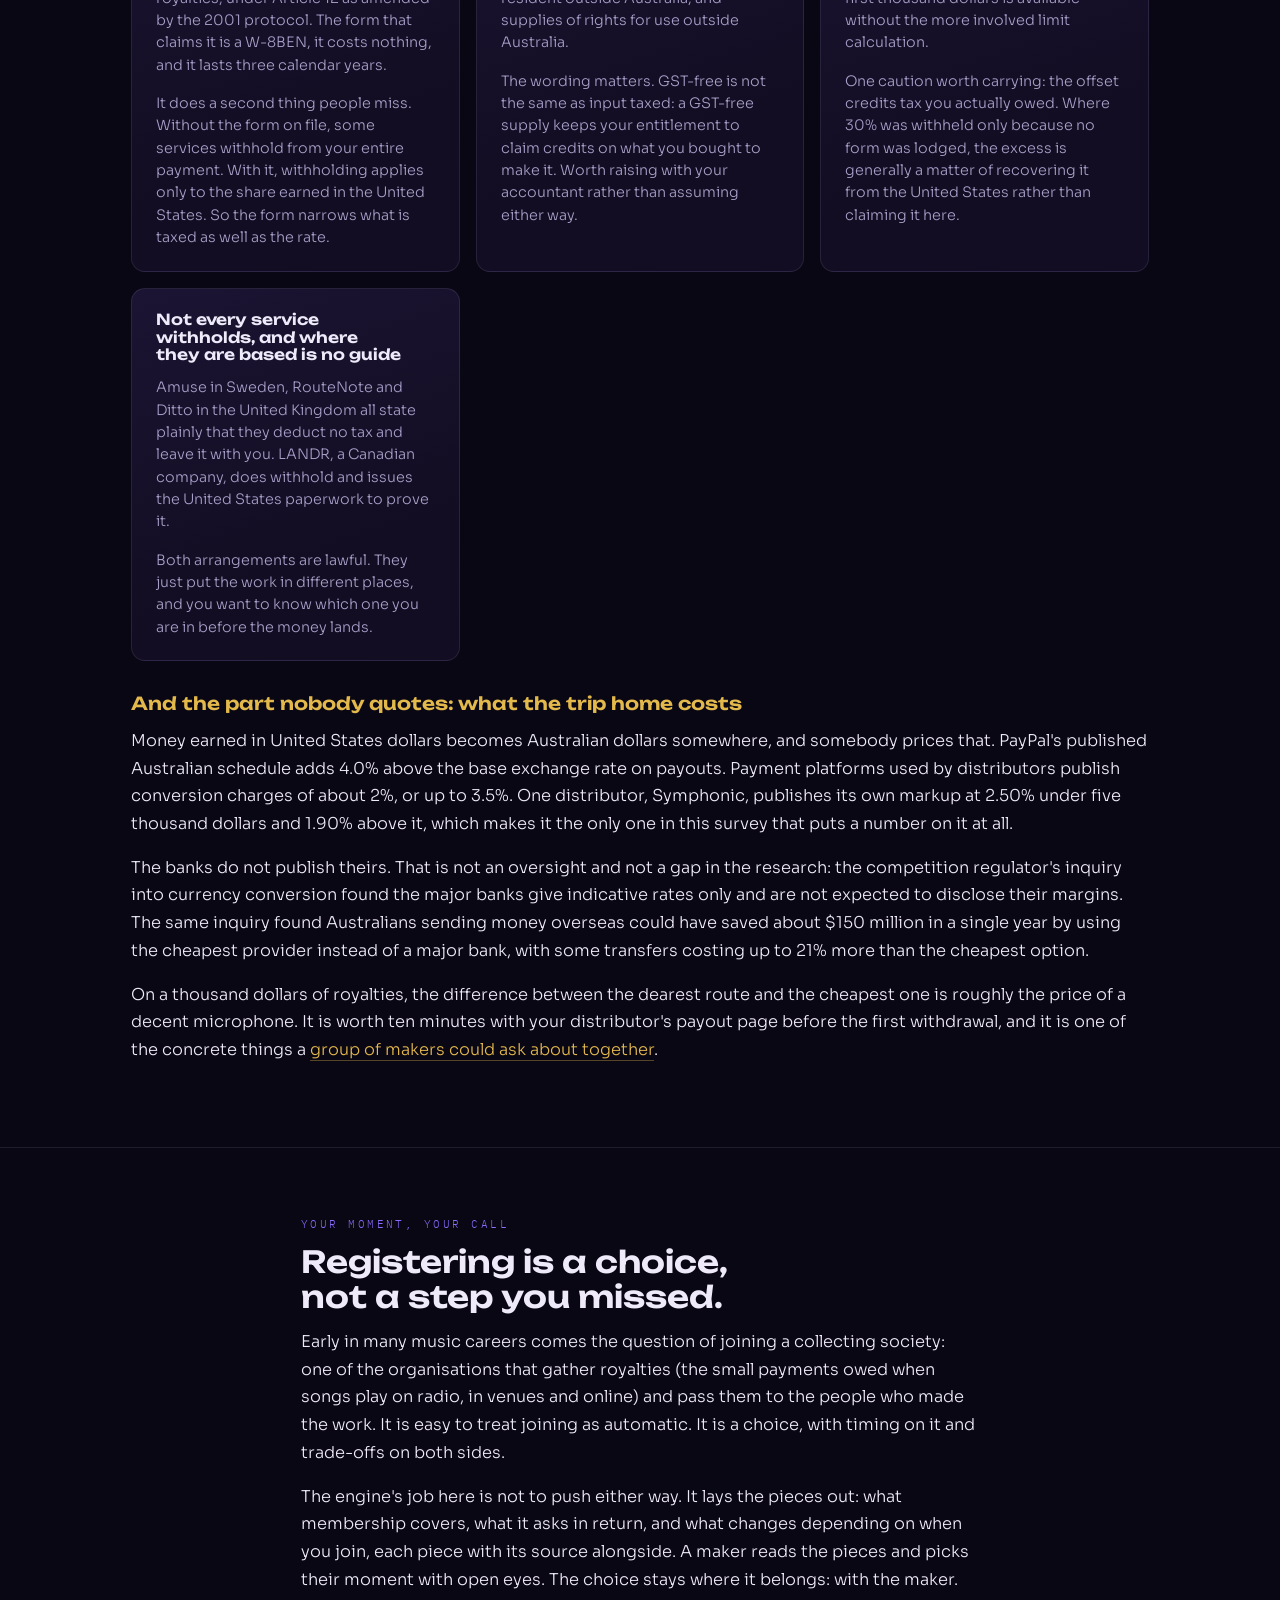
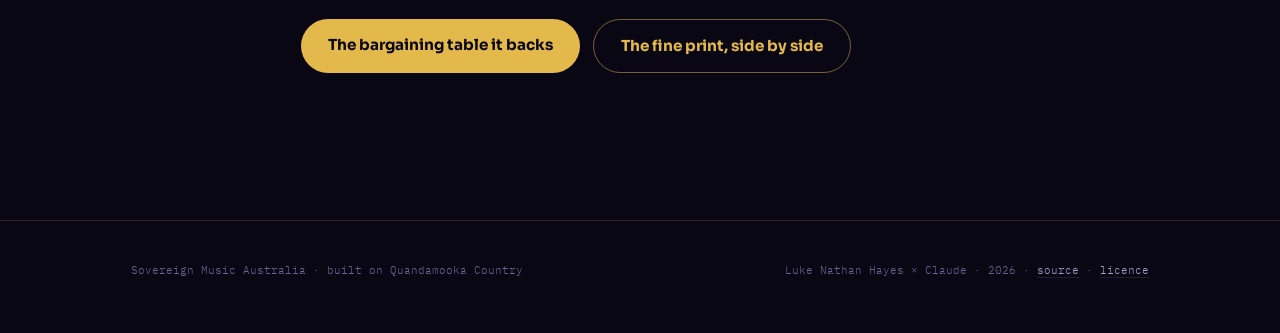
<file: rights.html>
<!DOCTYPE html>
<html lang="en-AU">
<head>
<meta charset="UTF-8">
<meta name="viewport" content="width=device-width, initial-scale=1.0">
<title>The Rights Engine · Sovereign Music Australia</title>
<meta name="description" content="Plain questions in, the actual rules out: music law quoted exactly, with section numbers and currency dates. Information, never legal advice.">
<link rel="preconnect" href="https://fonts.googleapis.com">
<link rel="preconnect" href="https://fonts.gstatic.com" crossorigin>
<link rel="stylesheet" href="https://fonts.googleapis.com/css2?family=Unbounded:wght@500;600;700&family=Sora:wght@300;400;600;700&family=IBM+Plex+Mono:wght@400;500&display=swap">
<link rel="icon" href="assets/favicon.svg" type="image/svg+xml">
<link rel="stylesheet" href="assets/style.css">
</head>
<body>

<div id="site-header"></div>

<section class="hero">
  <div class="wrap">
    <p class="eyebrow">Layer 04 · Ask the law itself</p>
    <h1>The Rights Engine</h1>
    <p class="lede">You ask in plain words. The engine answers with the actual rules: quoted exactly as the drafters wrote them, each with its section number and its currency date (the date confirming that copy of the law is up to date), then read back in plain language.</p>
    <p class="narrow" style="margin-left:0">One boundary sits at the front door instead of the fine print: everything the engine gives you is information, never legal advice. It shows you what the law says and where it says it. What you do about it stays your call, and for the big decisions a lawyer is still the right room.</p>
  </div>
</section>

<section class="block">
  <div class="wrap">
    <p class="eyebrow">Question in, rule out</p>
    <h2>What every answer carries.</h2>
    <p class="narrow" style="margin-left:0">An answer from the engine is not a paragraph of reassurance. It is four parts, in a fixed order, every time.</p>
    <div class="steps">
      <div class="step reveal">
        <div>
          <h4>The exact words</h4>
          <p>The rule quoted as the drafters wrote it, not a paraphrase. You read what the law says, in its own words.</p>
        </div>
      </div>
      <div class="step reveal">
        <div>
          <h4>The address</h4>
          <p>The name of the Act and the section number, so anyone can walk to the same shelf and check the same words.</p>
        </div>
      </div>
      <div class="step reveal">
        <div>
          <h4>The currency date</h4>
          <p>Laws change. Each answer says when its copy of the law was last confirmed current, so you know how fresh the words are.</p>
        </div>
      </div>
      <div class="step reveal">
        <div>
          <h4>The plain reading</h4>
          <p>What the rule appears to say, in everyday words, kept clearly apart from the quote so the two are never confused for each other.</p>
        </div>
      </div>
    </div>
  </div>
</section>

<section class="block">
  <div class="wrap">
    <p class="eyebrow">Where it comes from</p>
    <h2>A reading method first. Software second.</h2>
    <p class="narrow" style="margin-left:0">This layer grows from a working method that started in 2012 and 2013, when one person read the federal law shelf front to back: the Commonwealth Acts, the laws made by the national parliament, as published, in order. Out of that reading came a way of finding the exact provision (a single numbered rule inside an Act) that answers a plain question. That method now runs as software, and it keeps three habits from the reading. <span class="when today">here today</span></p>
    <div class="grid three" style="margin-top:1.4rem">
      <div class="card reveal">
        <span class="n">Habit 01</span>
        <h4>It searches the words as written</h4>
        <p class="d">Not a summary of the law, and not someone's blog about the law. The engine searches the Acts as the drafters wrote them, so what comes back is the rule itself, ready to quote.</p>
      </div>
      <div class="card reveal">
        <span class="n">Habit 02</span>
        <h4>It bridges your words to theirs</h4>
        <p class="d">A musician says "gig". The law reaches the same idea through other words. The engine carries your everyday word across to the legal one, so you do not need to know the drafters' vocabulary before you can ask.</p>
      </div>
      <div class="card reveal">
        <span class="n">Habit 03</span>
        <h4>No source, no answer</h4>
        <p class="d">If the engine cannot point at the provision behind an answer, it gives no answer. A blank beats a fluent guess, so refusal is built in, not bolted on.</p>
      </div>
    </div>
    <p class="soft" style="margin-top:1.2rem">How it searches, how it ranks and where it stops are written up in public, limits included. The music question set, tuned for makers, venues and small labels, is being assembled now. <span class="when forming">taking shape</span></p>
  </div>
</section>

<section class="block">
  <div class="wrap">
    <p class="eyebrow">First questions it will take</p>
    <h2>Pick a question. See the shape of the answer.</h2>
    <p class="narrow" style="margin-left:0">Three questions makers actually ask, first in the queue as the music question set is built. Each one gets the same treatment: the rule quoted, the source named, a plain reading alongside.</p>
    <div class="choices">
      <button class="choice" data-choice="owns" data-group="q">Who owns an AI-assisted song?</button>
      <button class="choice" data-choice="distro" data-group="q">What if I stop paying my distributor?</button>
      <button class="choice" data-choice="contract" data-group="q">What does this contract lean on?</button>
    </div>
    <div data-branch="owns" data-group="q" class="open">
      <div class="card regal">
        <h4>Who owns an AI-assisted song?</h4>
        <p class="d">Two copyrights live inside one song, and they are separate. The composition (the words and melody, the part you could write out on paper) needs a human author to attract copyright in Australia. The recording (the captured sound itself) carries its own copyright, with its own rules.</p>
        <p class="d">Where the human-author line falls for a song made with AI tools is exactly the kind of thing to see quoted, not summarised. So that is what the engine will hand you: the provisions themselves, section numbers and currency dates attached, with the plain reading next to them.</p>
      </div>
    </div>
    <div data-branch="distro" data-group="q">
      <div class="card regal">
        <h4>What happens if I stop paying my distributor?</h4>
        <p class="d">Your distributor is the service that puts your song on Spotify and Apple Music. For at least one major service, the answer sits in its terms: stop paying, and the catalogue comes down, unless a per-release fee was paid earlier to keep each release up.</p>
        <p class="d">Terms like that deserve daylight before the subscription starts, not after it lapses. The engine points at the clause; the <a href="terms.html">Terms Table</a> lays the services out side by side, with sources linked.</p>
      </div>
    </div>
    <div data-branch="contract" data-group="q">
      <div class="card regal">
        <h4>What does this contract actually lean on?</h4>
        <p class="d">A contract is not freestanding. It names laws and borrows their force. Hand the engine a contract and it can list which Acts the document leans on, with the clause that points at each one.</p>
        <p class="d">That turns a wall of clauses into a map: here are the rules this paper calls in, and here they are quoted, so you can read what you are actually agreeing to sit under.</p>
      </div>
    </div>
  </div>
</section>

<section class="block">
  <div class="wrap">
    <p class="eyebrow">Getting your money home</p>
    <h2>Four things worth knowing before your first payout.</h2>
    <p class="narrow" style="margin-left:0">Most music money reaches an Australian artist through an overseas company, and loses a little at every border. None of this is advice about your situation, and a registered tax agent is the person to act on it with. It is what the rules say, so you know what to ask.</p>

    <div class="grid two" style="margin-top:1.4rem">
      <div class="card reveal">
        <h4>One form is worth more than most gigs</h4>
        <p class="d">United States tax law withholds 30% from royalties paid to foreigners. Australia's tax treaty with the United States brings that to 5% on copyright royalties, under Article 12 as amended by the 2001 protocol. The form that claims it is a W-8BEN, it costs nothing, and it lasts three calendar years.</p>
        <p class="d">It does a second thing people miss. Without the form on file, some services withhold from your entire payment. With it, withholding applies only to the share earned in the United States. So the form narrows what is taxed as well as the rate.</p>
      </div>
      <div class="card reveal">
        <h4>Your royalties are GST-free, not GST-exempt</h4>
        <p class="d">Licensing your rights to a company outside Australia is a GST-free supply under section 38-190 of the GST Act, which covers supplies made to a non-resident outside Australia, and supplies of rights for use outside Australia.</p>
        <p class="d">The wording matters. GST-free is not the same as input taxed: a GST-free supply keeps your entitlement to claim credits on what you bought to make it. Worth raising with your accountant rather than assuming either way.</p>
      </div>
      <div class="card reveal">
        <h4>Tax paid over there can count here</h4>
        <p class="d">The foreign income tax offset, in section 770-10 of the income tax act, credits foreign tax you paid on income that is also assessable in Australia. The first thousand dollars is available without the more involved limit calculation.</p>
        <p class="d">One caution worth carrying: the offset credits tax you actually owed. Where 30% was withheld only because no form was lodged, the excess is generally a matter of recovering it from the United States rather than claiming it here.</p>
      </div>
      <div class="card reveal">
        <h4>Not every service withholds, and where they are based is no guide</h4>
        <p class="d">Amuse in Sweden, RouteNote and Ditto in the United Kingdom all state plainly that they deduct no tax and leave it with you. LANDR, a Canadian company, does withhold and issues the United States paperwork to prove it.</p>
        <p class="d">Both arrangements are lawful. They just put the work in different places, and you want to know which one you are in before the money lands.</p>
      </div>
    </div>

    <h3>And the part nobody quotes: what the trip home costs</h3>
    <p>Money earned in United States dollars becomes Australian dollars somewhere, and somebody prices that. PayPal's published Australian schedule adds 4.0% above the base exchange rate on payouts. Payment platforms used by distributors publish conversion charges of about 2%, or up to 3.5%. One distributor, Symphonic, publishes its own markup at 2.50% under five thousand dollars and 1.90% above it, which makes it the only one in this survey that puts a number on it at all.</p>
    <p>The banks do not publish theirs. That is not an oversight and not a gap in the research: the competition regulator's inquiry into currency conversion found the major banks give indicative rates only and are not expected to disclose their margins. The same inquiry found Australians sending money overseas could have saved about $150 million in a single year by using the cheapest provider instead of a major bank, with some transfers costing up to 21% more than the cheapest option.</p>
    <p>On a thousand dollars of royalties, the difference between the dearest route and the cheapest one is roughly the price of a decent microphone. It is worth ten minutes with your distributor's payout page before the first withdrawal, and it is one of the concrete things a <a href="bargain.html">group of makers could ask about together</a>.</p>
  </div>
</section>

<section class="block">
  <div class="wrap narrow" style="margin-left:auto">
    <p class="eyebrow">Your moment, your call</p>
    <h2>Registering is a choice, not a step you missed.</h2>
    <p>Early in many music careers comes the question of joining a collecting society: one of the organisations that gather royalties (the small payments owed when songs play on radio, in venues and online) and pass them to the people who made the work. It is easy to treat joining as automatic. It is a choice, with timing on it and trade-offs on both sides.</p>
    <p>The engine's job here is not to push either way. It lays the pieces out: what membership covers, what it asks in return, and what changes depending on when you join, each piece with its source alongside. A maker reads the pieces and picks their moment with open eyes. The choice stays where it belongs: with the maker.</p>
    <div class="cta-row">
      <a class="cta" href="bargain.html">The bargaining table it backs</a>
      <a class="cta ghost" href="terms.html">The fine print, side by side</a>
    </div>
  </div>
</section>

<div id="site-footer"></div>

<script src="assets/site-nav.js" defer></script>
<script src="assets/motion.js" defer></script>
</body>
</html>
</file>
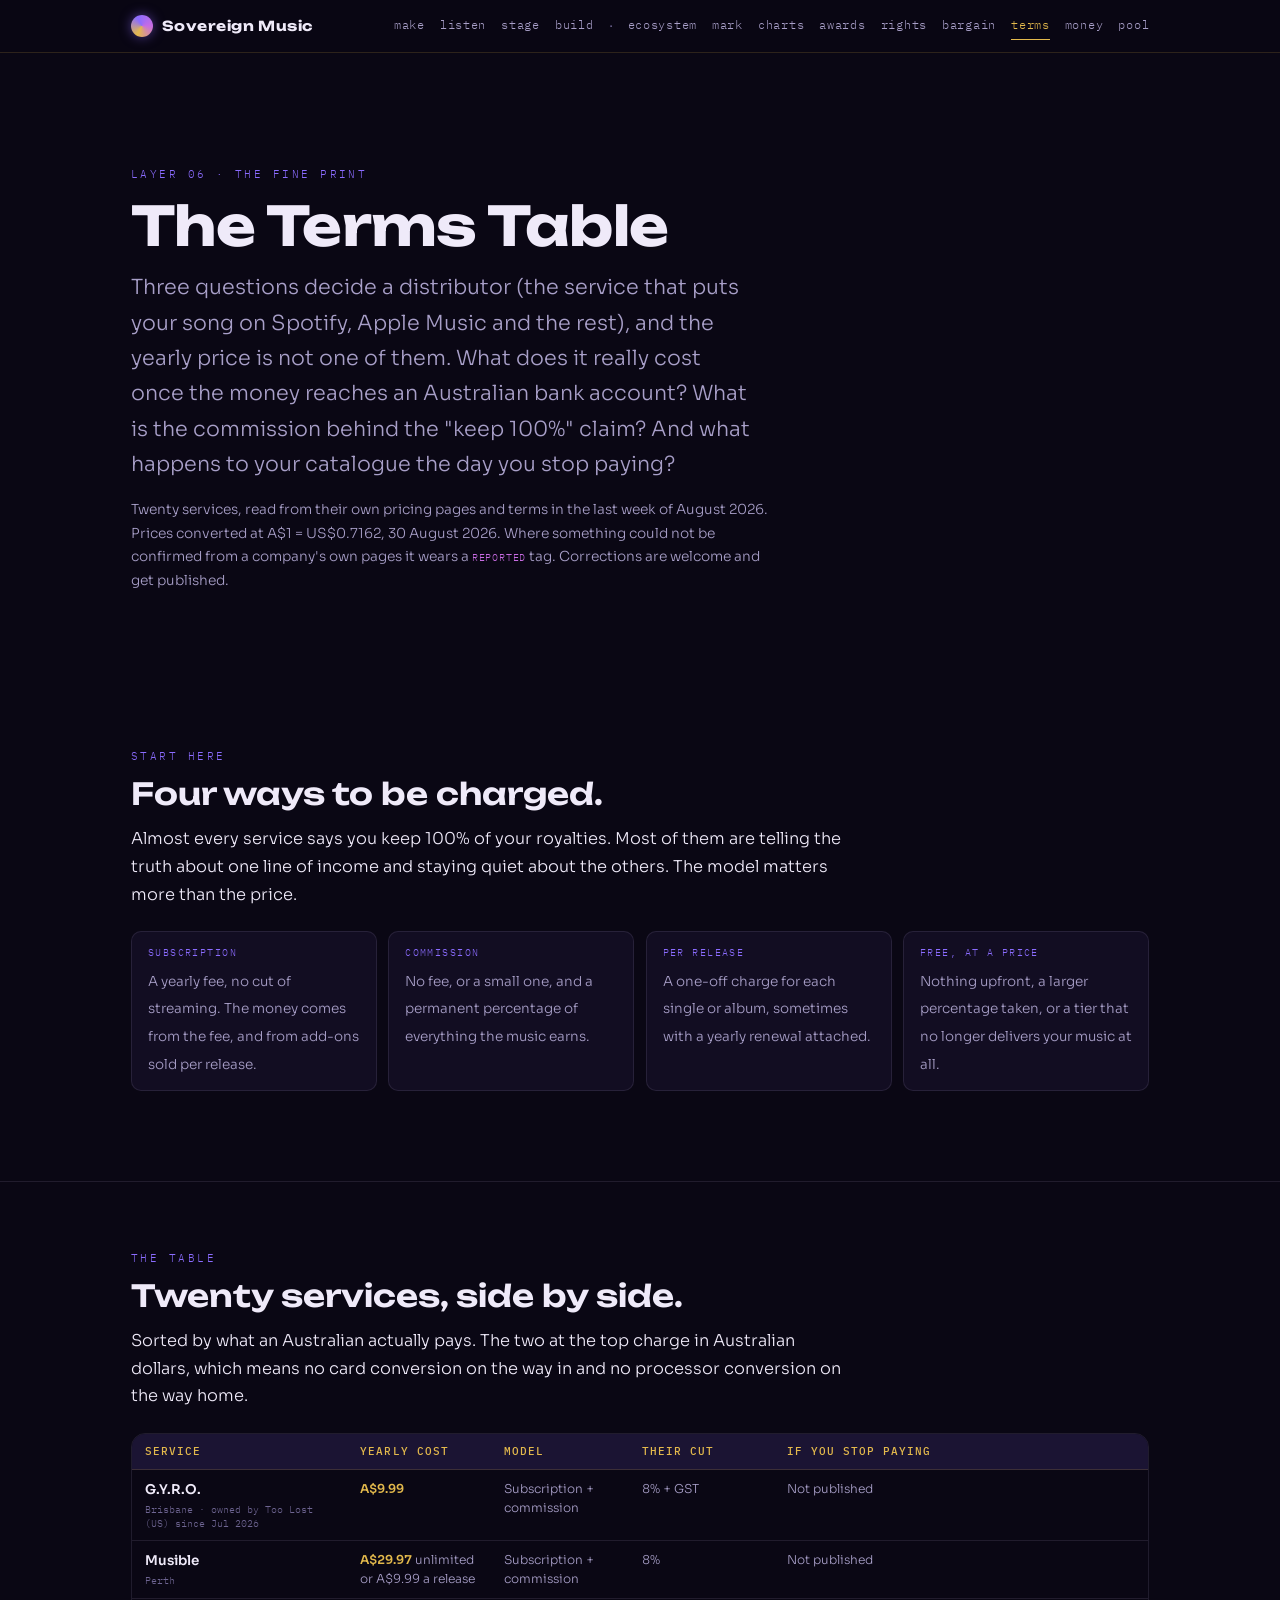
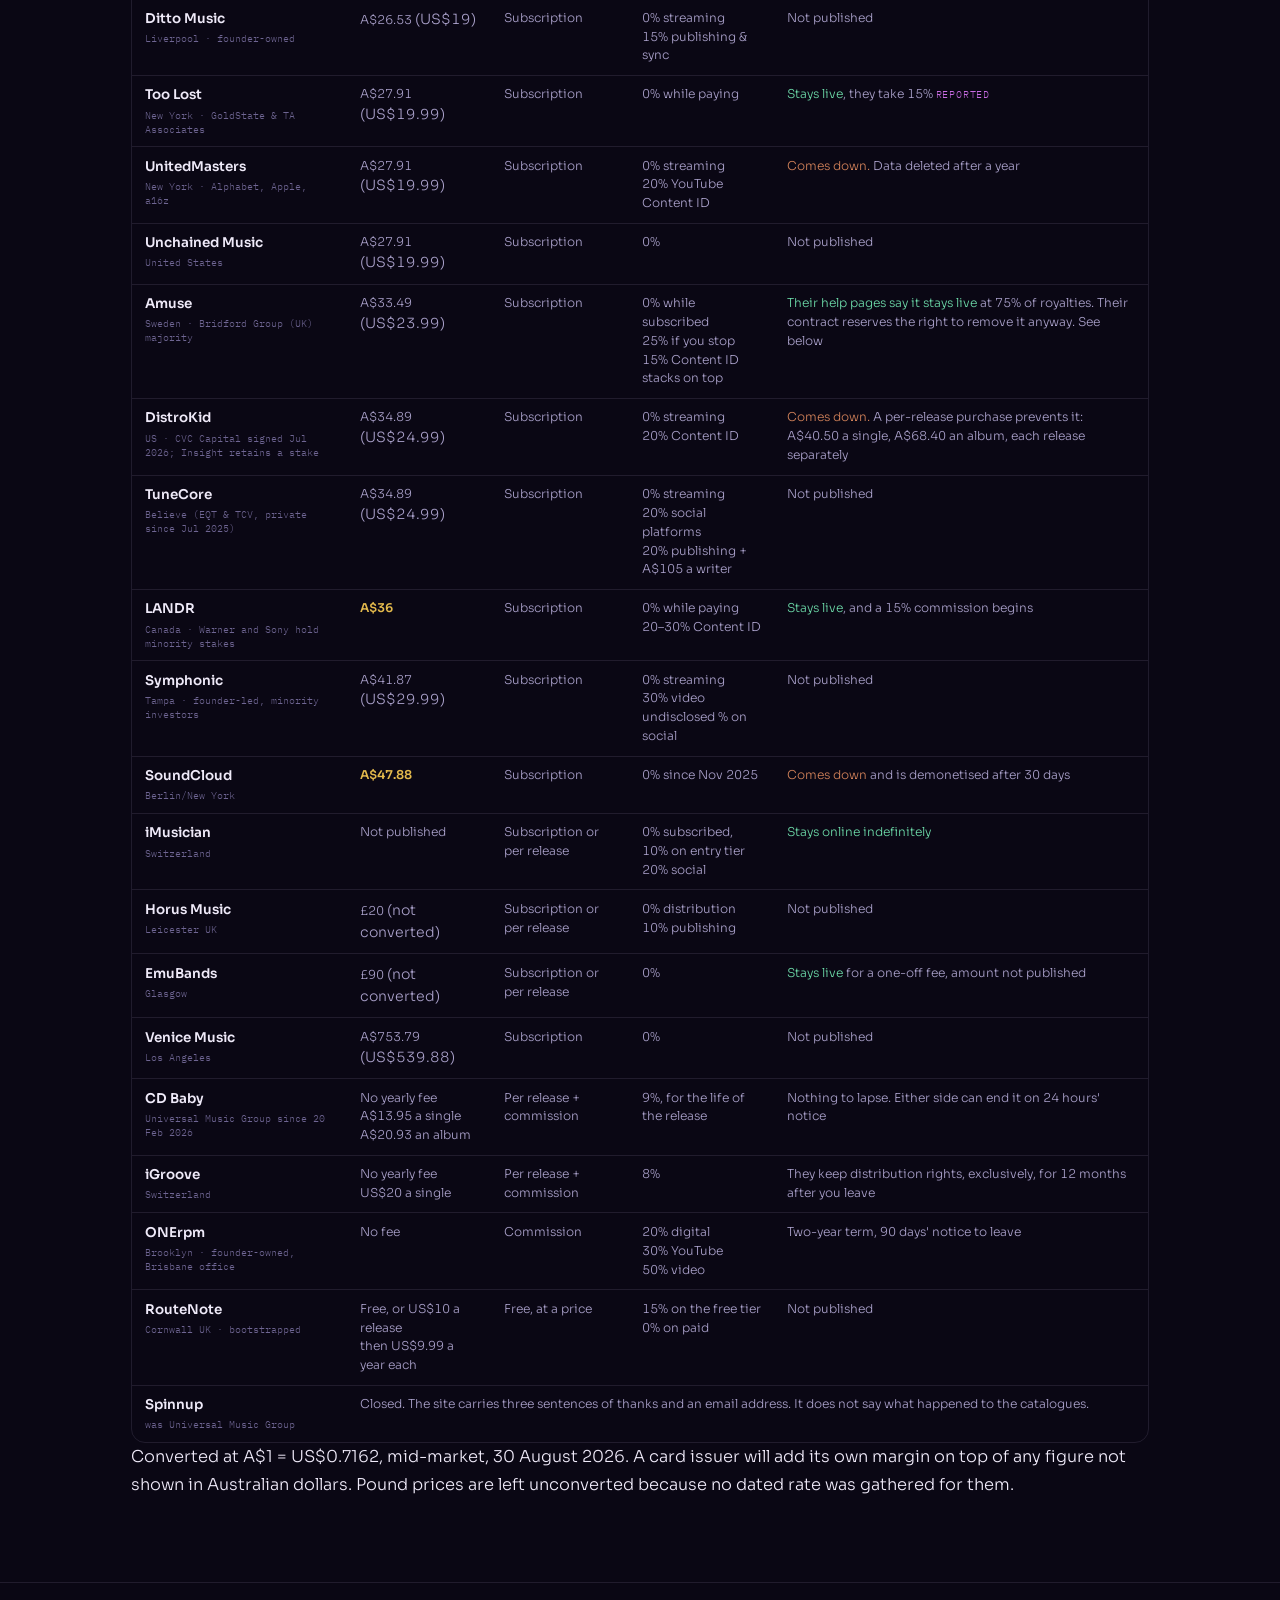
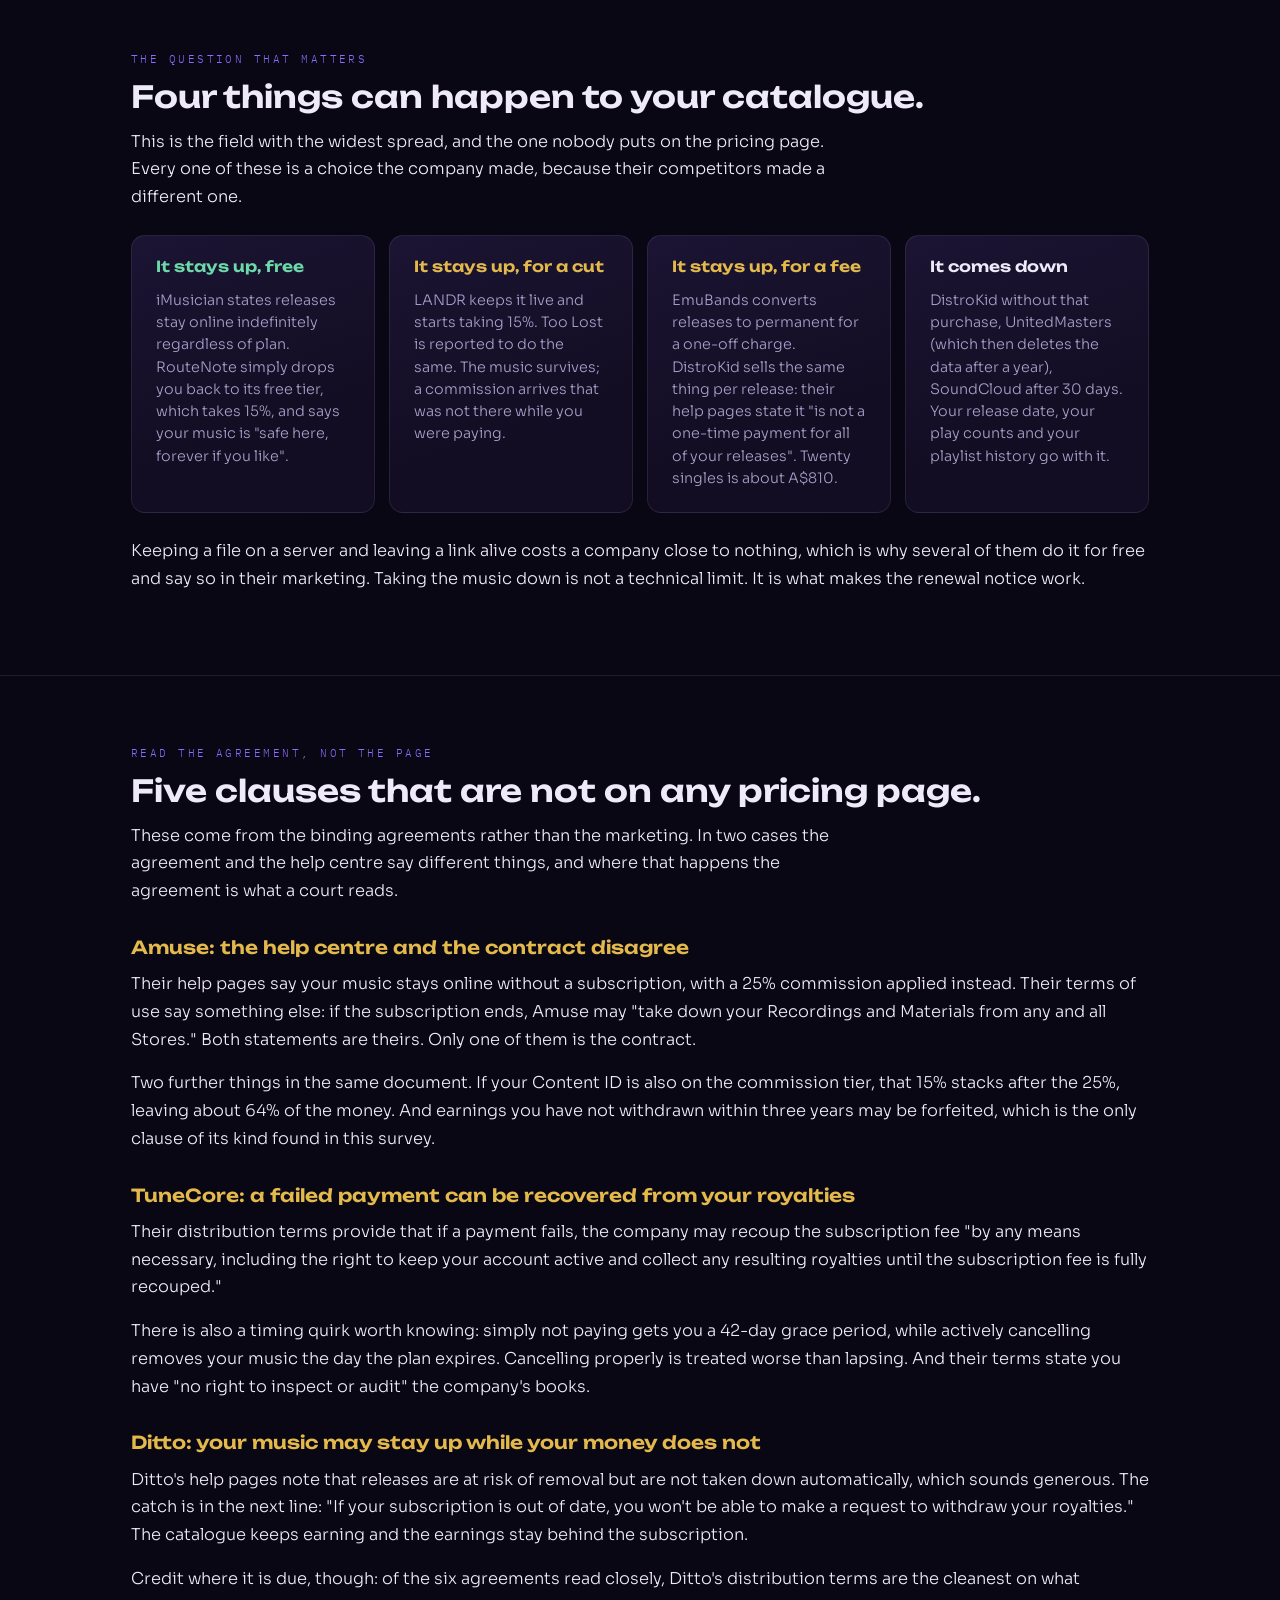
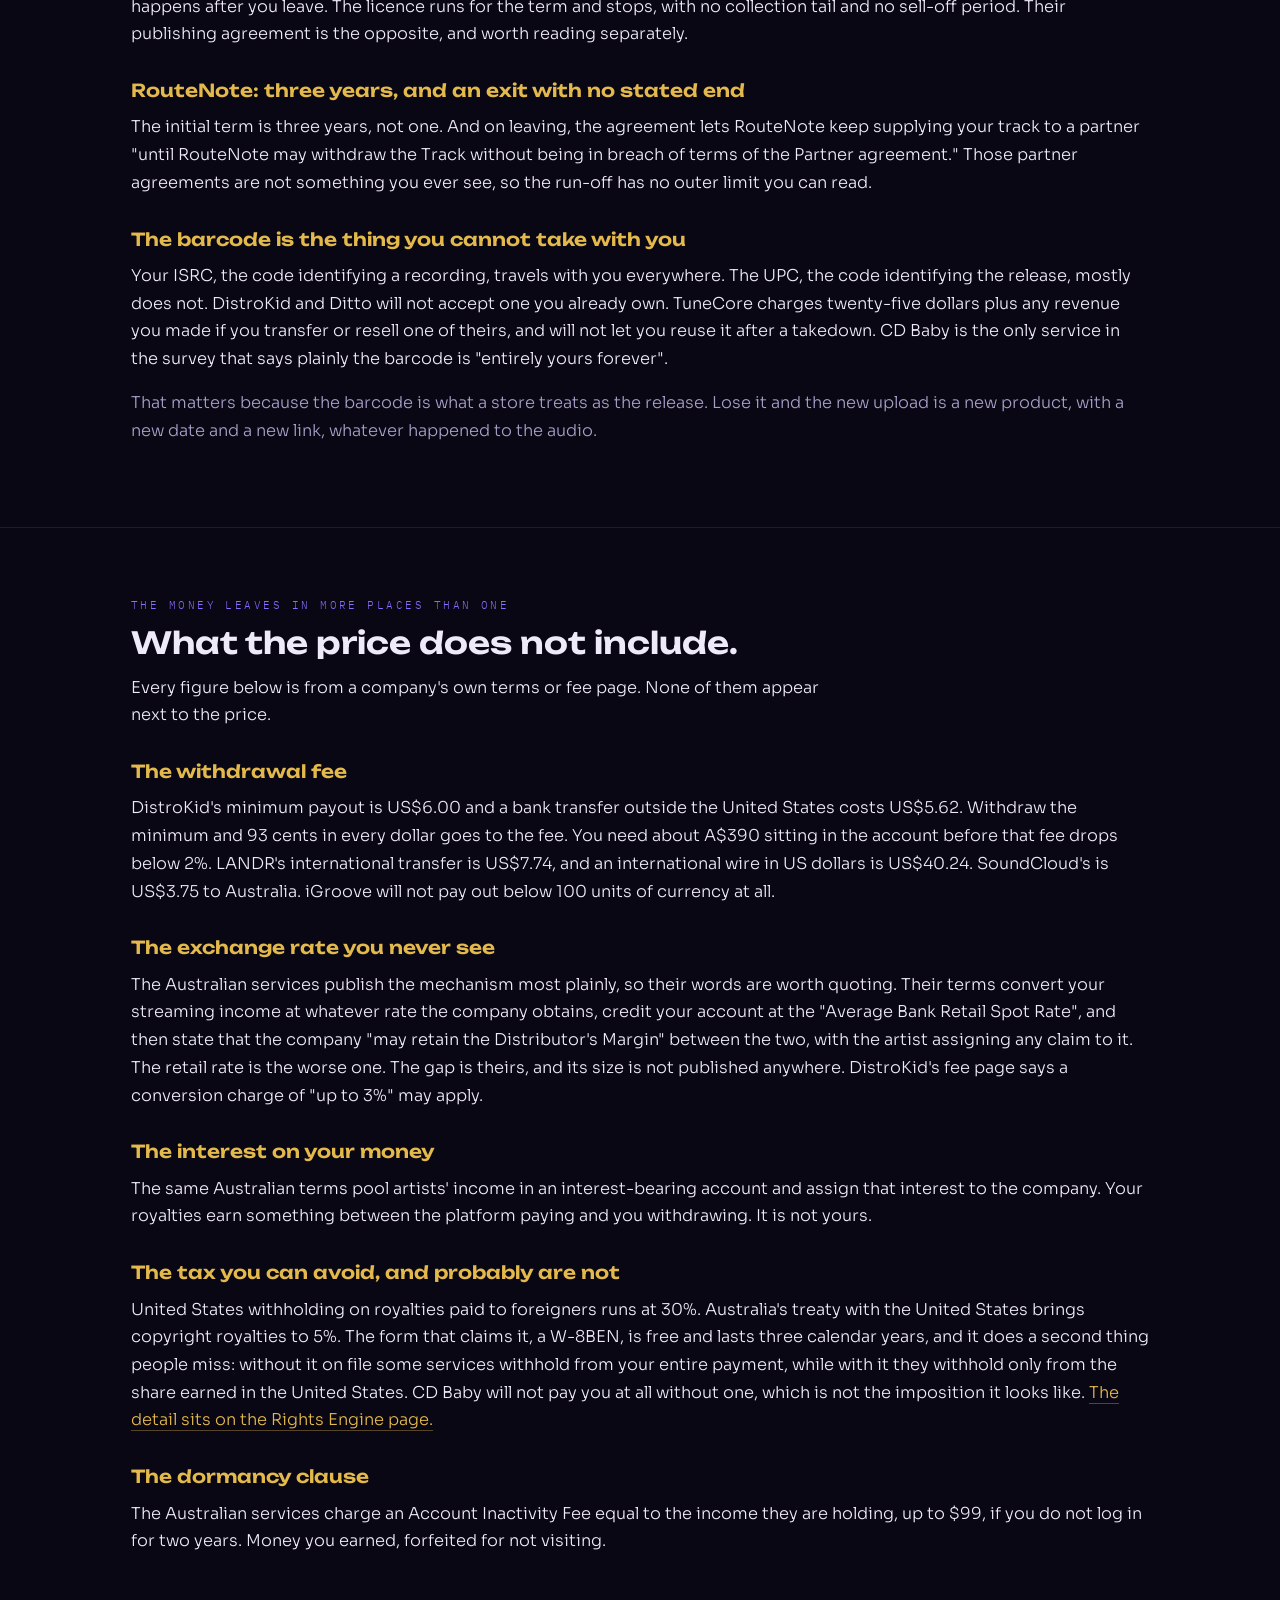
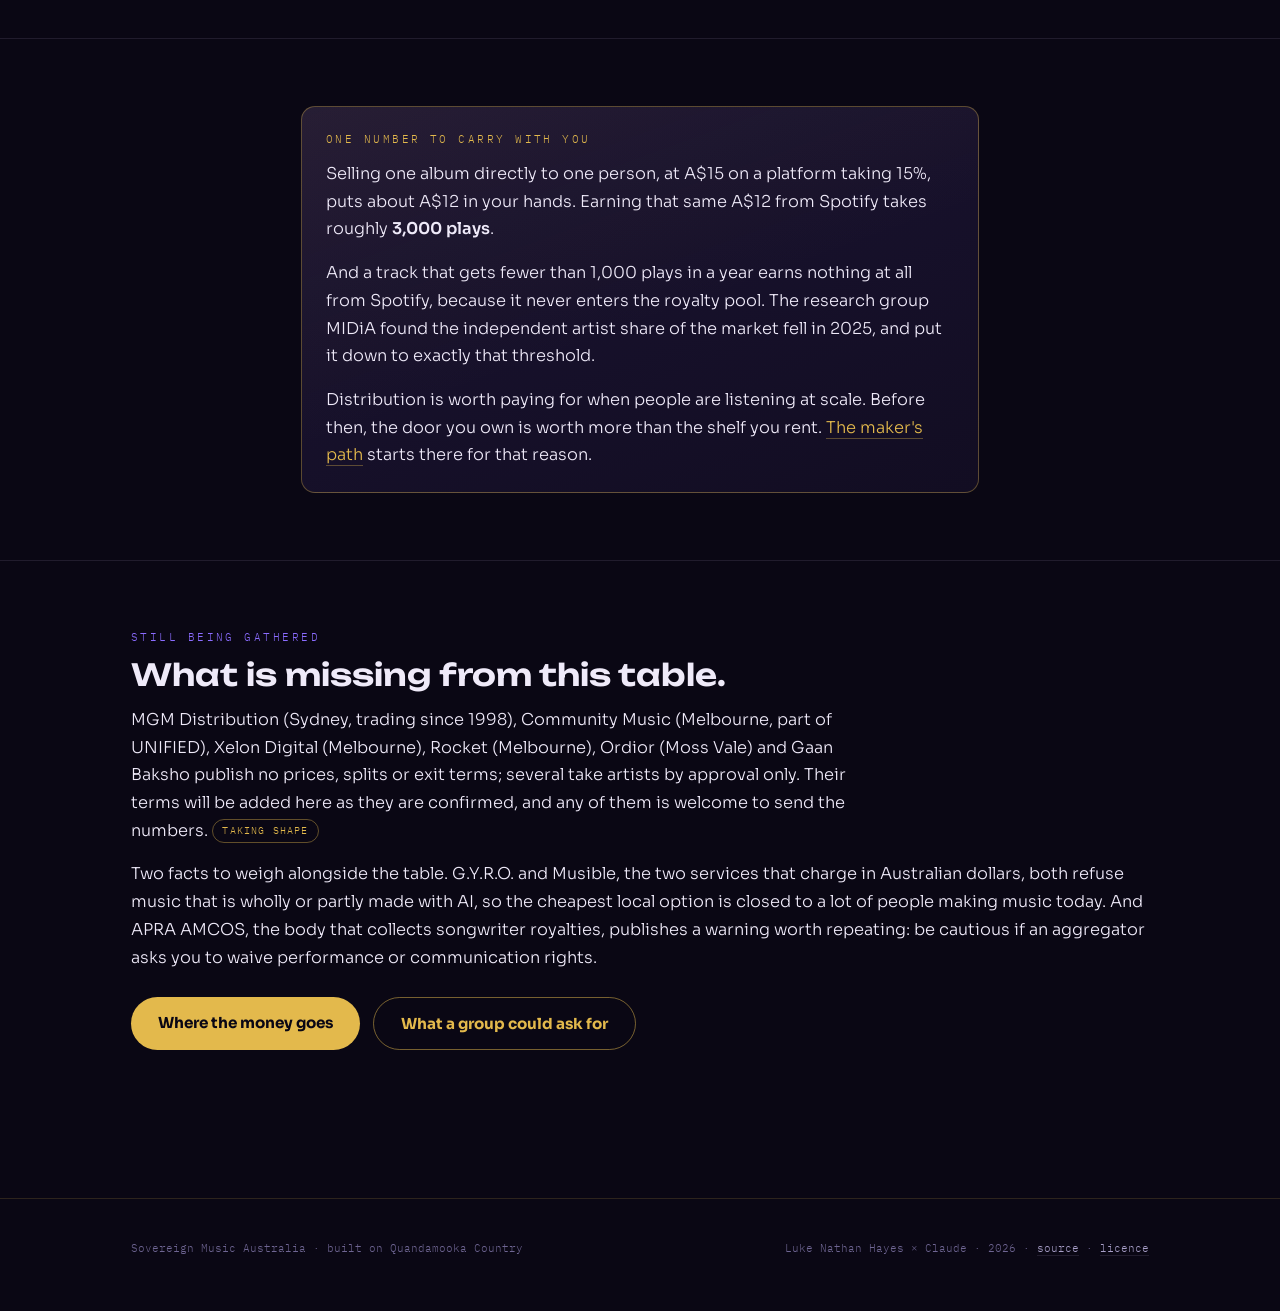
<file: terms.html>
<!DOCTYPE html>
<html lang="en-AU">
<head>
<meta charset="UTF-8">
<meta name="viewport" content="width=device-width, initial-scale=1.0">
<title>The Terms Table · Sovereign Music Australia</title>
<meta name="description" content="Twenty music distributors compared: prices in Australian dollars, the commission behind the 100% claim, and what happens to your catalogue when you stop paying.">
<link rel="preconnect" href="https://fonts.googleapis.com">
<link rel="preconnect" href="https://fonts.gstatic.com" crossorigin>
<link rel="stylesheet" href="https://fonts.googleapis.com/css2?family=Unbounded:wght@500;600;700&family=Sora:wght@300;400;600;700&family=IBM+Plex+Mono:wght@400;500&display=swap">
<link rel="icon" href="assets/favicon.svg" type="image/svg+xml">
<link rel="stylesheet" href="assets/style.css">
<style>
  .lede-note { font-size: 0.86rem; color: var(--plat-soft); max-width: 640px; }
  .model-key { display: grid; grid-template-columns: repeat(auto-fit, minmax(210px, 1fr)); gap: 0.7rem; margin: 1.4rem 0; }
  .model-key div { background: var(--midnight); border: 1px solid var(--line-soft); border-radius: 10px; padding: 0.8rem 1rem; }
  .model-key .k { font-family: "IBM Plex Mono", monospace; font-size: 0.64rem; letter-spacing: 0.14em; text-transform: uppercase; color: var(--royal); display: block; margin-bottom: 0.3rem; }
  .model-key .v { font-size: 0.85rem; color: var(--plat-soft); line-height: 1.5; }
  table.big { font-size: 0.76rem; }
  table.big td { padding: 0.6rem 0.8rem; }
  table.big th { padding: 0.6rem 0.8rem; }
  td .co { font-weight: 600; color: var(--plat); font-size: 0.84rem; display: block; }
  td .own { font-family: "IBM Plex Mono", monospace; font-size: 0.62rem; color: var(--plat-faint); display: block; margin-top: 0.15rem; line-height: 1.4; }
  .down { color: var(--rust, #D08059); }
  .stays { color: var(--good); }
  .aud { color: var(--aurum); font-weight: 600; }
  .four-fates { display: grid; grid-template-columns: repeat(auto-fit, minmax(240px, 1fr)); gap: 0.9rem; margin: 1.5rem 0; }
</style>
</head>
<body>

<div id="site-header"></div>

<section class="hero">
  <div class="wrap">
    <p class="eyebrow">Layer 06 · The fine print</p>
    <h1>The Terms Table</h1>
    <p class="lede">Three questions decide a distributor (the service that puts your song on Spotify, Apple Music and the rest), and the yearly price is not one of them. What does it really cost once the money reaches an Australian bank account? What is the commission behind the "keep 100%" claim? And what happens to your catalogue the day you stop paying?</p>
    <p class="lede-note">Twenty services, read from their own pricing pages and terms in the last week of August 2026. Prices converted at A$1 = US$0.7162, 30 August 2026. Where something could not be confirmed from a company's own pages it wears a <span class="flag">reported</span> tag. Corrections are welcome and get published.</p>
  </div>
</section>

<section class="block">
  <div class="wrap">
    <p class="eyebrow">Start here</p>
    <h2>Four ways to be charged.</h2>
    <p class="narrow" style="margin-left:0">Almost every service says you keep 100% of your royalties. Most of them are telling the truth about one line of income and staying quiet about the others. The model matters more than the price.</p>
    <div class="model-key">
      <div><span class="k">Subscription</span><span class="v">A yearly fee, no cut of streaming. The money comes from the fee, and from add-ons sold per release.</span></div>
      <div><span class="k">Commission</span><span class="v">No fee, or a small one, and a permanent percentage of everything the music earns.</span></div>
      <div><span class="k">Per release</span><span class="v">A one-off charge for each single or album, sometimes with a yearly renewal attached.</span></div>
      <div><span class="k">Free, at a price</span><span class="v">Nothing upfront, a larger percentage taken, or a tier that no longer delivers your music at all.</span></div>
    </div>
  </div>
</section>

<section class="block">
  <div class="wrap">
    <p class="eyebrow">The table</p>
    <h2>Twenty services, side by side.</h2>
    <p class="narrow" style="margin-left:0">Sorted by what an Australian actually pays. The two at the top charge in Australian dollars, which means no card conversion on the way in and no processor conversion on the way home.</p>

    <div class="table-wrap reveal" style="margin-top:1.4rem">
      <table class="big">
        <thead>
          <tr>
            <th>Service</th>
            <th>Yearly cost</th>
            <th>Model</th>
            <th>Their cut</th>
            <th>If you stop paying</th>
          </tr>
        </thead>
        <tbody>
          <tr>
            <td><span class="co">G.Y.R.O.</span><span class="own">Brisbane · owned by Too Lost (US) since Jul 2026</span></td>
            <td><span class="aud">A$9.99</span></td>
            <td>Subscription + commission</td>
            <td>8% + GST</td>
            <td>Not published</td>
          </tr>
          <tr>
            <td><span class="co">Musible</span><span class="own">Perth</span></td>
            <td><span class="aud">A$29.97</span> unlimited<br>or A$9.99 a release</td>
            <td>Subscription + commission</td>
            <td>8%</td>
            <td>Not published</td>
          </tr>
          <tr>
            <td><span class="co">Ditto Music</span><span class="own">Liverpool · founder-owned</span></td>
            <td>A$26.53 <span class="gloss">(US$19)</span></td>
            <td>Subscription</td>
            <td>0% streaming<br>15% publishing &amp; sync</td>
            <td>Not published</td>
          </tr>
          <tr>
            <td><span class="co">Too Lost</span><span class="own">New York · GoldState &amp; TA Associates</span></td>
            <td>A$27.91 <span class="gloss">(US$19.99)</span></td>
            <td>Subscription</td>
            <td>0% while paying</td>
            <td><span class="stays">Stays live</span>, they take 15% <span class="flag">reported</span></td>
          </tr>
          <tr>
            <td><span class="co">UnitedMasters</span><span class="own">New York · Alphabet, Apple, a16z</span></td>
            <td>A$27.91 <span class="gloss">(US$19.99)</span></td>
            <td>Subscription</td>
            <td>0% streaming<br>20% YouTube Content ID</td>
            <td><span class="down">Comes down.</span> Data deleted after a year</td>
          </tr>
          <tr>
            <td><span class="co">Unchained Music</span><span class="own">United States</span></td>
            <td>A$27.91 <span class="gloss">(US$19.99)</span></td>
            <td>Subscription</td>
            <td>0%</td>
            <td>Not published</td>
          </tr>
          <tr>
            <td><span class="co">Amuse</span><span class="own">Sweden · Bridford Group (UK) majority</span></td>
            <td>A$33.49 <span class="gloss">(US$23.99)</span></td>
            <td>Subscription</td>
            <td>0% while subscribed<br>25% if you stop<br>15% Content ID stacks on top</td>
            <td><span class="stays">Their help pages say it stays live</span> at 75% of royalties. Their contract reserves the right to remove it anyway. See below</td>
          </tr>
          <tr>
            <td><span class="co">DistroKid</span><span class="own">US · CVC Capital signed Jul 2026; Insight retains a stake</span></td>
            <td>A$34.89 <span class="gloss">(US$24.99)</span></td>
            <td>Subscription</td>
            <td>0% streaming<br>20% Content ID</td>
            <td><span class="down">Comes down.</span> A per-release purchase prevents it: A$40.50 a single, A$68.40 an album, each release separately</td>
          </tr>
          <tr>
            <td><span class="co">TuneCore</span><span class="own">Believe (EQT &amp; TCV, private since Jul 2025)</span></td>
            <td>A$34.89 <span class="gloss">(US$24.99)</span></td>
            <td>Subscription</td>
            <td>0% streaming<br>20% social platforms<br>20% publishing + A$105 a writer</td>
            <td>Not published</td>
          </tr>
          <tr>
            <td><span class="co">LANDR</span><span class="own">Canada · Warner and Sony hold minority stakes</span></td>
            <td><span class="aud">A$36</span></td>
            <td>Subscription</td>
            <td>0% while paying<br>20–30% Content ID</td>
            <td><span class="stays">Stays live</span>, and a 15% commission begins</td>
          </tr>
          <tr>
            <td><span class="co">Symphonic</span><span class="own">Tampa · founder-led, minority investors</span></td>
            <td>A$41.87 <span class="gloss">(US$29.99)</span></td>
            <td>Subscription</td>
            <td>0% streaming<br>30% video<br>undisclosed % on social</td>
            <td>Not published</td>
          </tr>
          <tr>
            <td><span class="co">SoundCloud</span><span class="own">Berlin/New York</span></td>
            <td><span class="aud">A$47.88</span></td>
            <td>Subscription</td>
            <td>0% since Nov 2025</td>
            <td><span class="down">Comes down</span> and is demonetised after 30 days</td>
          </tr>
          <tr>
            <td><span class="co">iMusician</span><span class="own">Switzerland</span></td>
            <td>Not published</td>
            <td>Subscription or per release</td>
            <td>0% subscribed, 10% on entry tier<br>20% social</td>
            <td><span class="stays">Stays online indefinitely</span></td>
          </tr>
          <tr>
            <td><span class="co">Horus Music</span><span class="own">Leicester UK</span></td>
            <td>£20 <span class="gloss">(not converted)</span></td>
            <td>Subscription or per release</td>
            <td>0% distribution<br>10% publishing</td>
            <td>Not published</td>
          </tr>
          <tr>
            <td><span class="co">EmuBands</span><span class="own">Glasgow</span></td>
            <td>£90 <span class="gloss">(not converted)</span></td>
            <td>Subscription or per release</td>
            <td>0%</td>
            <td><span class="stays">Stays live</span> for a one-off fee, amount not published</td>
          </tr>
          <tr>
            <td><span class="co">Venice Music</span><span class="own">Los Angeles</span></td>
            <td>A$753.79 <span class="gloss">(US$539.88)</span></td>
            <td>Subscription</td>
            <td>0%</td>
            <td>Not published</td>
          </tr>
          <tr>
            <td><span class="co">CD Baby</span><span class="own">Universal Music Group since 20 Feb 2026</span></td>
            <td>No yearly fee<br>A$13.95 a single<br>A$20.93 an album</td>
            <td>Per release + commission</td>
            <td>9%, for the life of the release</td>
            <td>Nothing to lapse. Either side can end it on 24 hours' notice</td>
          </tr>
          <tr>
            <td><span class="co">iGroove</span><span class="own">Switzerland</span></td>
            <td>No yearly fee<br>US$20 a single</td>
            <td>Per release + commission</td>
            <td>8%</td>
            <td>They keep distribution rights, exclusively, for 12 months after you leave</td>
          </tr>
          <tr>
            <td><span class="co">ONErpm</span><span class="own">Brooklyn · founder-owned, Brisbane office</span></td>
            <td>No fee</td>
            <td>Commission</td>
            <td>20% digital<br>30% YouTube<br>50% video</td>
            <td>Two-year term, 90 days' notice to leave</td>
          </tr>
          <tr>
            <td><span class="co">RouteNote</span><span class="own">Cornwall UK · bootstrapped</span></td>
            <td>Free, or US$10 a release<br>then US$9.99 a year each</td>
            <td>Free, at a price</td>
            <td>15% on the free tier<br>0% on paid</td>
            <td>Not published</td>
          </tr>
          <tr>
            <td><span class="co">Spinnup</span><span class="own">was Universal Music Group</span></td>
            <td colspan="4">Closed. The site carries three sentences of thanks and an email address. It does not say what happened to the catalogues.</td>
          </tr>
        </tbody>
      </table>
    </div>
    <p class="tnote">Converted at A$1 = US$0.7162, mid-market, 30 August 2026. A card issuer will add its own margin on top of any figure not shown in Australian dollars. Pound prices are left unconverted because no dated rate was gathered for them.</p>
  </div>
</section>

<section class="block">
  <div class="wrap">
    <p class="eyebrow">The question that matters</p>
    <h2>Four things can happen to your catalogue.</h2>
    <p class="narrow" style="margin-left:0">This is the field with the widest spread, and the one nobody puts on the pricing page. Every one of these is a choice the company made, because their competitors made a different one.</p>
    <div class="four-fates">
      <div class="card reveal"><h4 style="color:var(--good)">It stays up, free</h4><p class="d">iMusician states releases stay online indefinitely regardless of plan. RouteNote simply drops you back to its free tier, which takes 15%, and says your music is "safe here, forever if you like".</p></div>
      <div class="card reveal"><h4 style="color:var(--aurum)">It stays up, for a cut</h4><p class="d">LANDR keeps it live and starts taking 15%. Too Lost is reported to do the same. The music survives; a commission arrives that was not there while you were paying.</p></div>
      <div class="card reveal"><h4 style="color:var(--aurum)">It stays up, for a fee</h4><p class="d">EmuBands converts releases to permanent for a one-off charge. DistroKid sells the same thing per release: their help pages state it "is not a one-time payment for all of your releases". Twenty singles is about A$810.</p></div>
      <div class="card reveal"><h4 style="color:var(--rust)">It comes down</h4><p class="d">DistroKid without that purchase, UnitedMasters (which then deletes the data after a year), SoundCloud after 30 days. Your release date, your play counts and your playlist history go with it.</p></div>
    </div>
    <p>Keeping a file on a server and leaving a link alive costs a company close to nothing, which is why several of them do it for free and say so in their marketing. Taking the music down is not a technical limit. It is what makes the renewal notice work.</p>
  </div>
</section>

<section class="block">
  <div class="wrap">
    <p class="eyebrow">Read the agreement, not the page</p>
    <h2>Five clauses that are not on any pricing page.</h2>
    <p class="narrow" style="margin-left:0">These come from the binding agreements rather than the marketing. In two cases the agreement and the help centre say different things, and where that happens the agreement is what a court reads.</p>

    <h3>Amuse: the help centre and the contract disagree</h3>
    <p>Their help pages say your music stays online without a subscription, with a 25% commission applied instead. Their terms of use say something else: if the subscription ends, Amuse may "take down your Recordings and Materials from any and all Stores." Both statements are theirs. Only one of them is the contract.</p>
    <p>Two further things in the same document. If your Content ID is also on the commission tier, that 15% stacks after the 25%, leaving about 64% of the money. And earnings you have not withdrawn within three years may be forfeited, which is the only clause of its kind found in this survey.</p>

    <h3>TuneCore: a failed payment can be recovered from your royalties</h3>
    <p>Their distribution terms provide that if a payment fails, the company may recoup the subscription fee "by any means necessary, including the right to keep your account active and collect any resulting royalties until the subscription fee is fully recouped."</p>
    <p>There is also a timing quirk worth knowing: simply not paying gets you a 42-day grace period, while actively cancelling removes your music the day the plan expires. Cancelling properly is treated worse than lapsing. And their terms state you have "no right to inspect or audit" the company's books.</p>

    <h3>Ditto: your music may stay up while your money does not</h3>
    <p>Ditto's help pages note that releases are at risk of removal but are not taken down automatically, which sounds generous. The catch is in the next line: "If your subscription is out of date, you won't be able to make a request to withdraw your royalties." The catalogue keeps earning and the earnings stay behind the subscription.</p>
    <p>Credit where it is due, though: of the six agreements read closely, Ditto's distribution terms are the cleanest on what happens after you leave. The licence runs for the term and stops, with no collection tail and no sell-off period. Their publishing agreement is the opposite, and worth reading separately.</p>

    <h3>RouteNote: three years, and an exit with no stated end</h3>
    <p>The initial term is three years, not one. And on leaving, the agreement lets RouteNote keep supplying your track to a partner "until RouteNote may withdraw the Track without being in breach of terms of the Partner agreement." Those partner agreements are not something you ever see, so the run-off has no outer limit you can read.</p>

    <h3>The barcode is the thing you cannot take with you</h3>
    <p>Your ISRC, the code identifying a recording, travels with you everywhere. The UPC, the code identifying the release, mostly does not. DistroKid and Ditto will not accept one you already own. TuneCore charges twenty-five dollars plus any revenue you made if you transfer or resell one of theirs, and will not let you reuse it after a takedown. CD Baby is the only service in the survey that says plainly the barcode is "entirely yours forever".</p>
    <p class="soft">That matters because the barcode is what a store treats as the release. Lose it and the new upload is a new product, with a new date and a new link, whatever happened to the audio.</p>
  </div>
</section>

<section class="block">
  <div class="wrap">
    <p class="eyebrow">The money leaves in more places than one</p>
    <h2>What the price does not include.</h2>
    <p class="narrow" style="margin-left:0">Every figure below is from a company's own terms or fee page. None of them appear next to the price.</p>

    <h3>The withdrawal fee</h3>
    <p>DistroKid's minimum payout is US$6.00 and a bank transfer outside the United States costs US$5.62. Withdraw the minimum and 93 cents in every dollar goes to the fee. You need about A$390 sitting in the account before that fee drops below 2%. LANDR's international transfer is US$7.74, and an international wire in US dollars is US$40.24. SoundCloud's is US$3.75 to Australia. iGroove will not pay out below 100 units of currency at all.</p>

    <h3>The exchange rate you never see</h3>
    <p>The Australian services publish the mechanism most plainly, so their words are worth quoting. Their terms convert your streaming income at whatever rate the company obtains, credit your account at the "Average Bank Retail Spot Rate", and then state that the company "may retain the Distributor's Margin" between the two, with the artist assigning any claim to it. The retail rate is the worse one. The gap is theirs, and its size is not published anywhere. DistroKid's fee page says a conversion charge of "up to 3%" may apply.</p>

    <h3>The interest on your money</h3>
    <p>The same Australian terms pool artists' income in an interest-bearing account and assign that interest to the company. Your royalties earn something between the platform paying and you withdrawing. It is not yours.</p>

    <h3>The tax you can avoid, and probably are not</h3>
    <p>United States withholding on royalties paid to foreigners runs at 30%. Australia's treaty with the United States brings copyright royalties to 5%. The form that claims it, a W-8BEN, is free and lasts three calendar years, and it does a second thing people miss: without it on file some services withhold from your entire payment, while with it they withhold only from the share earned in the United States. CD Baby will not pay you at all without one, which is not the imposition it looks like. <a href="rights.html">The detail sits on the Rights Engine page.</a></p>

    <h3>The dormancy clause</h3>
    <p>The Australian services charge an Account Inactivity Fee equal to the income they are holding, up to $99, if you do not log in for two years. Money you earned, forfeited for not visiting.</p>
  </div>
</section>

<section class="block">
  <div class="wrap narrow" style="margin-left:auto">
    <div class="card regal reveal">
      <p class="eyebrow" style="color:var(--aurum)">One number to carry with you</p>
      <p>Selling one album directly to one person, at A$15 on a platform taking 15%, puts about A$12 in your hands. Earning that same A$12 from Spotify takes roughly <strong>3,000 plays</strong>.</p>
      <p>And a track that gets fewer than 1,000 plays in a year earns nothing at all from Spotify, because it never enters the royalty pool. The research group MIDiA found the independent artist share of the market fell in 2025, and put it down to exactly that threshold.</p>
      <p style="margin-bottom:0">Distribution is worth paying for when people are listening at scale. Before then, the door you own is worth more than the shelf you rent. <a href="artist.html">The maker's path</a> starts there for that reason.</p>
    </div>
  </div>
</section>

<section class="block">
  <div class="wrap">
    <p class="eyebrow">Still being gathered</p>
    <h2>What is missing from this table.</h2>
    <p class="narrow" style="margin-left:0">MGM Distribution (Sydney, trading since 1998), Community Music (Melbourne, part of UNIFIED), Xelon Digital (Melbourne), Rocket (Melbourne), Ordior (Moss Vale) and Gaan Baksho publish no prices, splits or exit terms; several take artists by approval only. Their terms will be added here as they are confirmed, and any of them is welcome to send the numbers. <span class="when forming">taking shape</span></p>
    <p>Two facts to weigh alongside the table. G.Y.R.O. and Musible, the two services that charge in Australian dollars, both refuse music that is wholly or partly made with AI, so the cheapest local option is closed to a lot of people making music today. And APRA AMCOS, the body that collects songwriter royalties, publishes a warning worth repeating: be cautious if an aggregator asks you to waive performance or communication rights.</p>
    <div class="cta-row">
      <a class="cta" href="money.html">Where the money goes</a>
      <a class="cta ghost" href="bargain.html">What a group could ask for</a>
    </div>
  </div>
</section>

<div id="site-footer"></div>

<script src="assets/site-nav.js" defer></script>
<script src="assets/motion.js" defer></script>
</body>
</html>
</file>
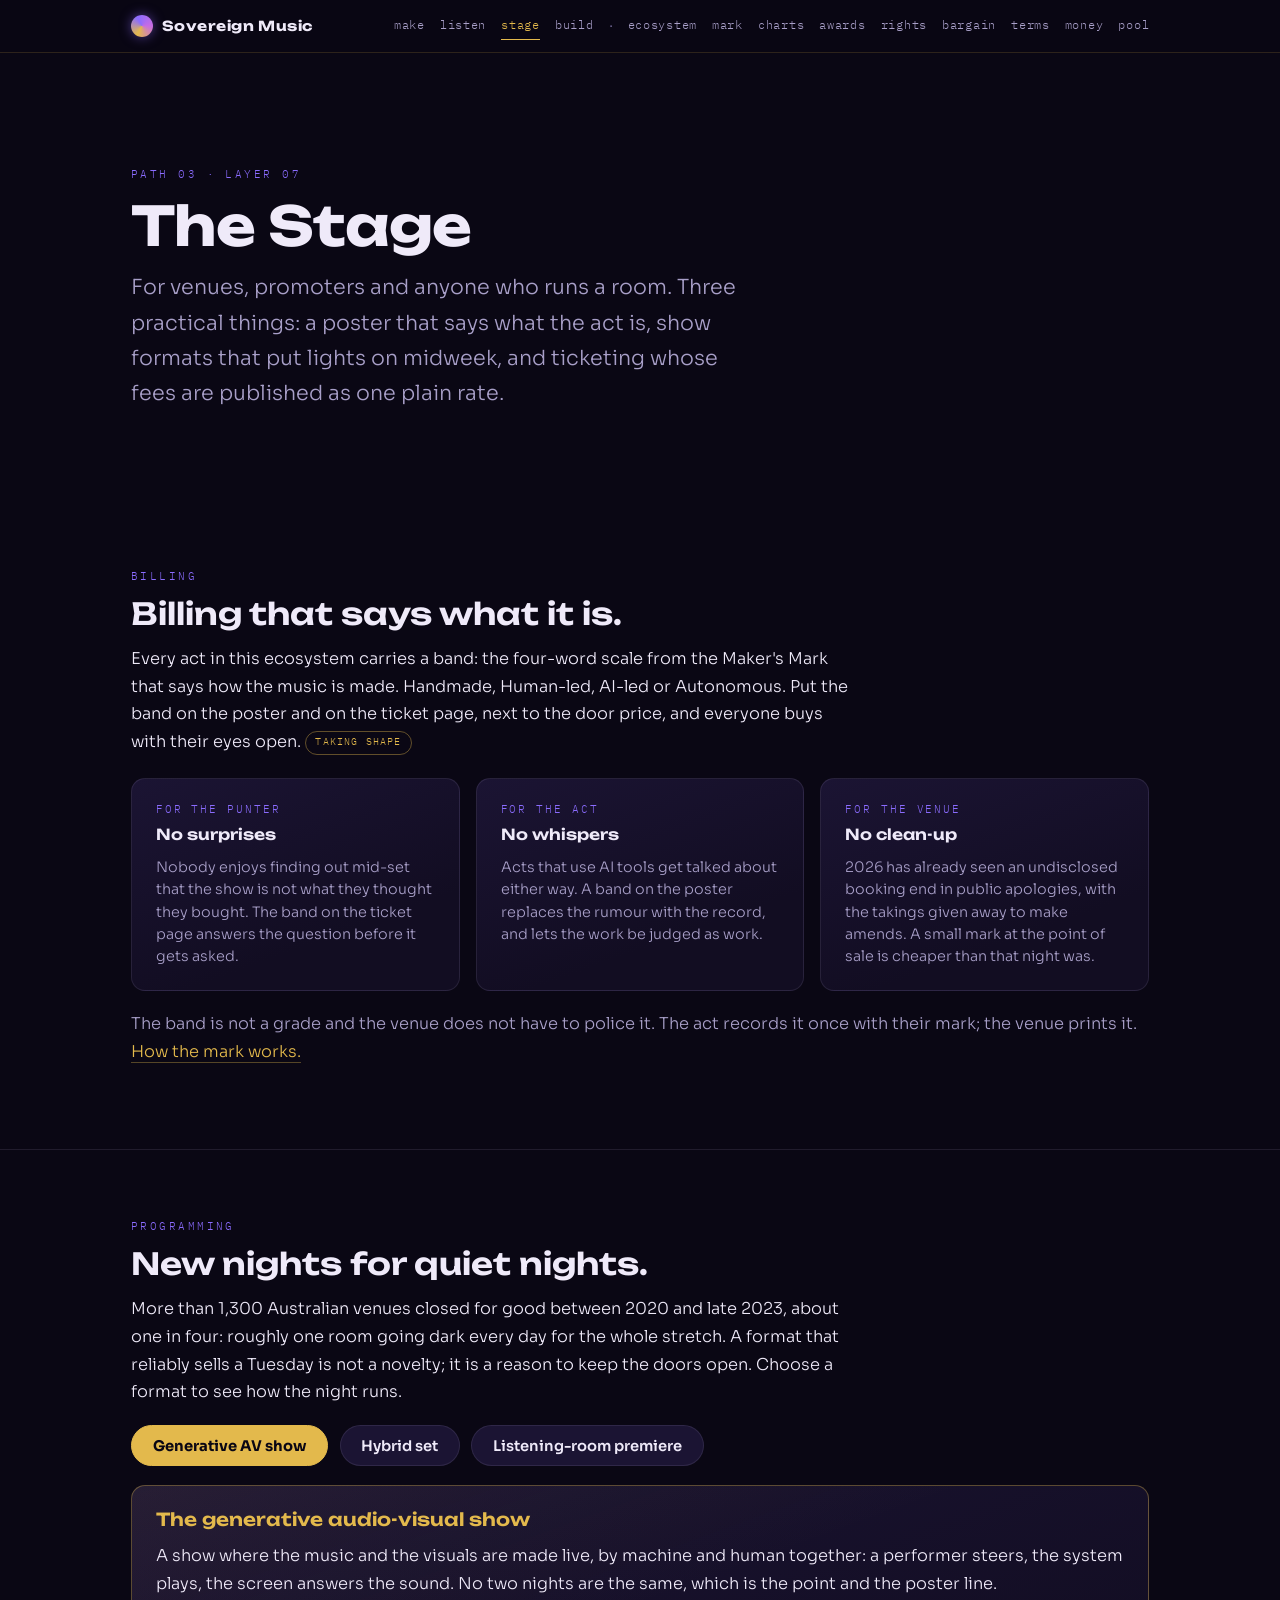
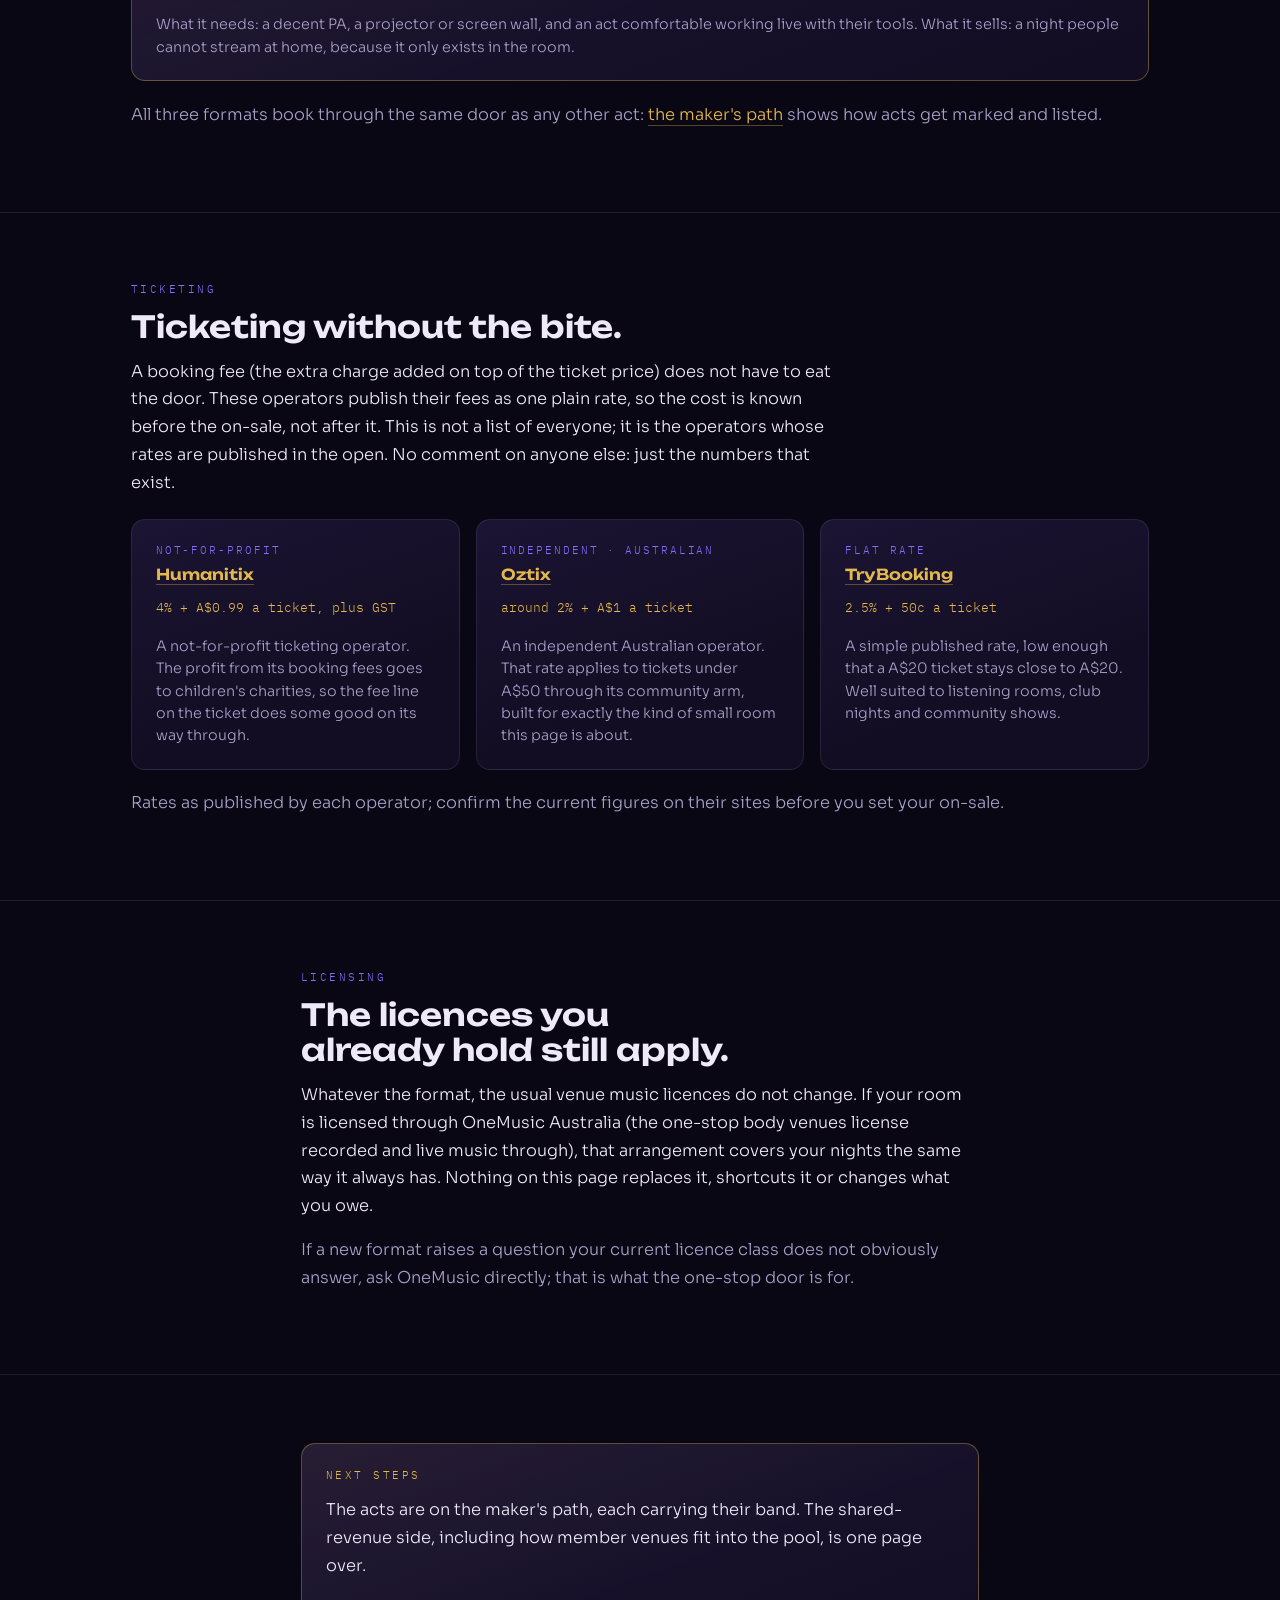
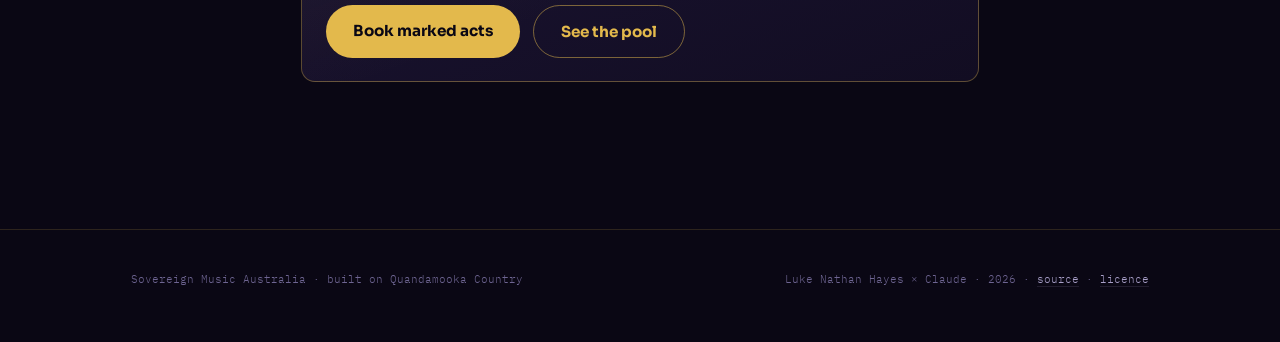
<file: venue.html>
<!DOCTYPE html>
<html lang="en-AU">
<head>
<meta charset="UTF-8">
<meta name="viewport" content="width=device-width, initial-scale=1.0">
<title>The Stage · Sovereign Music Australia</title>
<meta name="description" content="For venues, promoters and event runners: billing that says what it is, new show formats for quiet nights, and ticketing with published fees.">
<link rel="preconnect" href="https://fonts.googleapis.com">
<link rel="preconnect" href="https://fonts.gstatic.com" crossorigin>
<link rel="stylesheet" href="https://fonts.googleapis.com/css2?family=Unbounded:wght@500;600;700&family=Sora:wght@300;400;600;700&family=IBM+Plex+Mono:wght@400;500&display=swap">
<link rel="icon" href="assets/favicon.svg" type="image/svg+xml">
<link rel="stylesheet" href="assets/style.css">
</head>
<body>

<div id="site-header"></div>

<section class="hero">
  <div class="wrap">
    <p class="eyebrow">Path 03 · Layer 07</p>
    <h1>The Stage</h1>
    <p class="lede">For venues, promoters and anyone who runs a room. Three practical things: a poster that says what the act is, show formats that put lights on midweek, and ticketing whose fees are published as one plain rate.</p>
  </div>
</section>

<section class="block">
  <div class="wrap">
    <p class="eyebrow">Billing</p>
    <h2>Billing that says what it is.</h2>
    <p class="narrow" style="margin-left:0">Every act in this ecosystem carries a band: the four-word scale from the Maker's Mark that says how the music is made. Handmade, Human-led, AI-led or Autonomous. Put the band on the poster and on the ticket page, next to the door price, and everyone buys with their eyes open. <span class="when forming">taking shape</span></p>
    <div class="grid three" style="margin-top:1.4rem">
      <div class="card reveal">
        <span class="n">For the punter</span>
        <h4>No surprises</h4>
        <p class="d">Nobody enjoys finding out mid-set that the show is not what they thought they bought. The band on the ticket page answers the question before it gets asked.</p>
      </div>
      <div class="card reveal">
        <span class="n">For the act</span>
        <h4>No whispers</h4>
        <p class="d">Acts that use AI tools get talked about either way. A band on the poster replaces the rumour with the record, and lets the work be judged as work.</p>
      </div>
      <div class="card reveal">
        <span class="n">For the venue</span>
        <h4>No clean-up</h4>
        <p class="d">2026 has already seen an undisclosed booking end in public apologies, with the takings given away to make amends. A small mark at the point of sale is cheaper than that night was.</p>
      </div>
    </div>
    <p class="soft" style="margin-top:1.2rem">The band is not a grade and the venue does not have to police it. The act records it once with their mark; the venue prints it. <a href="hallmark.html">How the mark works.</a></p>
  </div>
</section>

<section class="block">
  <div class="wrap">
    <p class="eyebrow">Programming</p>
    <h2>New nights for quiet nights.</h2>
    <p class="narrow" style="margin-left:0">More than 1,300 Australian venues closed for good between 2020 and late 2023, about one in four: roughly one room going dark every day for the whole stretch. A format that reliably sells a Tuesday is not a novelty; it is a reason to keep the doors open. Choose a format to see how the night runs.</p>

    <div class="choices">
      <button class="choice" data-choice="gen" data-group="nights">Generative AV show</button>
      <button class="choice" data-choice="hybrid" data-group="nights">Hybrid set</button>
      <button class="choice" data-choice="listen" data-group="nights">Listening-room premiere</button>
    </div>

    <div data-branch="gen" data-group="nights">
      <div class="card regal">
        <h3 style="margin-top:0">The generative audio-visual show</h3>
        <p>A show where the music and the visuals are made live, by machine and human together: a performer steers, the system plays, the screen answers the sound. No two nights are the same, which is the point and the poster line.</p>
        <p class="d">What it needs: a decent PA, a projector or screen wall, and an act comfortable working live with their tools. What it sells: a night people cannot stream at home, because it only exists in the room.</p>
      </div>
    </div>

    <div data-branch="hybrid" data-group="nights">
      <div class="card regal">
        <h3 style="margin-top:0">The hybrid set</h3>
        <p>A human performer on stage, directing AI instruments live: calling the changes, singing or playing over the top, shaping the set in front of the crowd. The craft is visible, which is what a live audience actually pays for.</p>
        <p class="d">What it needs: one performer, their rig, a normal stage. What it sells: the same thing live music has always sold, a person taking risks in real time, with a new instrument in their hands.</p>
      </div>
    </div>

    <div data-branch="listen" data-group="nights">
      <div class="card regal">
        <h3 style="margin-top:0">The listening-room premiere</h3>
        <p>An album played front to back to a seated room, with the maker there to introduce it and the band printed on the programme. Cheap to stage, easy to run midweek, and it treats a marked release as an occasion rather than an upload.</p>
        <p class="d">What it needs: good speakers, dim lights, chairs. What it sells: first hearing. A record only premieres once, and the room that hosts it is part of the story.</p>
      </div>
    </div>

    <p class="soft" style="margin-top:1.2rem">All three formats book through the same door as any other act: <a href="artist.html">the maker's path</a> shows how acts get marked and listed.</p>
  </div>
</section>

<section class="block">
  <div class="wrap">
    <p class="eyebrow">Ticketing</p>
    <h2>Ticketing without the bite.</h2>
    <p class="narrow" style="margin-left:0">A booking fee (the extra charge added on top of the ticket price) does not have to eat the door. These operators publish their fees as one plain rate, so the cost is known before the on-sale, not after it. This is not a list of everyone; it is the operators whose rates are published in the open. No comment on anyone else: just the numbers that exist.</p>
    <div class="grid three" style="margin-top:1.4rem">
      <div class="card reveal">
        <span class="n">Not-for-profit</span>
        <h4><a href="https://www.humanitix.com">Humanitix</a></h4>
        <p class="mono" style="color:var(--aurum);font-size:0.82rem">4% + A$0.99 a ticket, plus GST</p>
        <p class="d">A not-for-profit ticketing operator. The profit from its booking fees goes to children's charities, so the fee line on the ticket does some good on its way through.</p>
      </div>
      <div class="card reveal">
        <span class="n">Independent · Australian</span>
        <h4><a href="https://www.oztix.com.au">Oztix</a></h4>
        <p class="mono" style="color:var(--aurum);font-size:0.82rem">around 2% + A$1 a ticket</p>
        <p class="d">An independent Australian operator. That rate applies to tickets under A$50 through its community arm, built for exactly the kind of small room this page is about.</p>
      </div>
      <div class="card reveal">
        <span class="n">Flat rate</span>
        <h4><a href="https://www.trybooking.com">TryBooking</a></h4>
        <p class="mono" style="color:var(--aurum);font-size:0.82rem">2.5% + 50c a ticket</p>
        <p class="d">A simple published rate, low enough that a A$20 ticket stays close to A$20. Well suited to listening rooms, club nights and community shows.</p>
      </div>
    </div>
    <p class="soft" style="margin-top:1.2rem">Rates as published by each operator; confirm the current figures on their sites before you set your on-sale.</p>
  </div>
</section>

<section class="block">
  <div class="wrap narrow" style="margin-left:auto">
    <p class="eyebrow">Licensing</p>
    <h2>The licences you already hold still apply.</h2>
    <p>Whatever the format, the usual venue music licences do not change. If your room is licensed through OneMusic Australia (the one-stop body venues license recorded and live music through), that arrangement covers your nights the same way it always has. Nothing on this page replaces it, shortcuts it or changes what you owe.</p>
    <p class="soft">If a new format raises a question your current licence class does not obviously answer, ask OneMusic directly; that is what the one-stop door is for.</p>
  </div>
</section>

<section class="block">
  <div class="wrap narrow" style="margin-left:auto">
    <div class="card regal reveal">
      <p class="eyebrow" style="color:var(--aurum)">Next steps</p>
      <p>The acts are on the maker's path, each carrying their band. The shared-revenue side, including how member venues fit into the pool, is one page over.</p>
      <div class="cta-row">
        <a class="cta" href="artist.html">Book marked acts</a>
        <a class="cta ghost" href="pool.html">See the pool</a>
      </div>
    </div>
  </div>
</section>

<div id="site-footer"></div>

<script src="assets/site-nav.js" defer></script>
<script src="assets/motion.js" defer></script>
</body>
</html>
</file>
<file: assets/style.css>
/* Sovereign Music Australia · shared design system
   Royal futurist: midnight violet ground, aurum gold, electric royal accent.
   Single committed dark theme. Fonts: Unbounded (display), Sora (body), IBM Plex Mono (data). */

:root {
  --void: #0A0714;
  --midnight: #120D22;
  --veil: #1B1433;
  --raise: #241A42;
  --aurum: #E3B94C;
  --aurum-deep: #9C7A1E;
  --aurum-glow: rgba(227, 185, 76, 0.14);
  --royal: #8B6CFF;
  --royal-deep: #5335C8;
  --plasma: #C86CE3;
  --plat: #EFEAF9;
  --plat-soft: #A89FC8;
  --plat-faint: #6E6592;
  --line: rgba(227, 185, 76, 0.16);
  --line-soft: rgba(168, 159, 200, 0.14);
  --good: #6CD9A8;
  --note: #E3B94C;
  --radius: 14px;
}

* { box-sizing: border-box; }
html { scroll-behavior: smooth; }
@media (prefers-reduced-motion: reduce) {
  html { scroll-behavior: auto; }
  *, *::before, *::after { animation-duration: 0.01ms !important; animation-iteration-count: 1 !important; transition-duration: 0.01ms !important; }
}

body {
  margin: 0;
  background:
    radial-gradient(1200px 600px at 80% -10%, rgba(83, 53, 200, 0.18), transparent 60%),
    radial-gradient(900px 500px at 10% 110%, rgba(156, 122, 30, 0.10), transparent 60%),
    var(--void);
  color: var(--plat);
  font-family: "Sora", "Segoe UI", sans-serif;
  font-weight: 300;
  font-size: 1.02rem;
  line-height: 1.7;
  min-height: 100vh;
}

h1, h2, h3, h4 {
  font-family: "Unbounded", "Arial Black", sans-serif;
  line-height: 1.15;
  text-wrap: balance;
  font-weight: 600;
  margin: 0 0 0.8rem;
}
h1 { font-size: clamp(1.9rem, 5.5vw, 3.4rem); font-weight: 700; letter-spacing: -0.01em; }
h2 { font-size: clamp(1.35rem, 3vw, 1.9rem); margin-top: 0; }
h3 { font-size: 1.12rem; color: var(--aurum); margin-top: 2rem; }
h4 { font-size: 0.95rem; margin-top: 1.4rem; }
p { margin: 0 0 1rem; color: var(--plat); }
p.soft, .soft { color: var(--plat-soft); }
a { color: var(--aurum); text-decoration: none; border-bottom: 1px solid rgba(227, 185, 76, 0.35); transition: border-color 0.2s, color 0.2s; }
a:hover { color: #F2CE72; border-bottom-color: var(--aurum); }
a:focus-visible, button:focus-visible { outline: 2px solid var(--royal); outline-offset: 3px; border-radius: 2px; }
strong { font-weight: 600; color: var(--plat); }
ul, ol { margin: 0 0 1.1rem; padding-left: 1.25rem; }
li { margin-bottom: 0.5rem; color: var(--plat); }
li::marker { color: var(--aurum-deep); }

.mono { font-family: "IBM Plex Mono", monospace; }
.eyebrow {
  font-family: "IBM Plex Mono", monospace;
  font-size: 0.7rem;
  letter-spacing: 0.22em;
  text-transform: uppercase;
  color: var(--royal);
  margin: 0 0 0.7rem;
}
.gloss {
  color: var(--plat-soft);
  font-size: 0.88rem;
}

/* ---------- layout ---------- */
.wrap { max-width: 1060px; margin: 0 auto; padding: 0 1.3rem; }
.narrow { max-width: 720px; margin-left: auto; margin-right: auto; }
section.block { padding: 4.2rem 0; }
section.block + section.block { border-top: 1px solid var(--line-soft); }

.hero {
  position: relative;
  padding: 7rem 0 4.5rem;
  overflow: hidden;
}
.hero .lede {
  font-size: clamp(1.05rem, 2vw, 1.3rem);
  color: var(--plat-soft);
  max-width: 620px;
  font-weight: 300;
}
#hero-canvas {
  position: absolute; inset: 0;
  width: 100%; height: 100%;
  z-index: -1; opacity: 0.85;
}

/* ---------- header / nav ---------- */
.site-head {
  position: sticky; top: 0; z-index: 50;
  background: rgba(10, 7, 20, 0.82);
  backdrop-filter: blur(14px);
  border-bottom: 1px solid var(--line);
}
.site-head .bar {
  max-width: 1060px; margin: 0 auto; padding: 0.75rem 1.3rem;
  display: flex; align-items: center; gap: 1.2rem; flex-wrap: wrap;
}
.site-head .crest {
  font-family: "Unbounded", sans-serif;
  font-size: 0.86rem; font-weight: 700; letter-spacing: 0.04em;
  color: var(--plat); border: none;
  display: flex; align-items: center; gap: 0.55rem;
  white-space: nowrap;
}
.site-head .crest .sigil {
  width: 22px; height: 22px; border-radius: 50%;
  background: conic-gradient(from 210deg, var(--aurum), var(--royal), var(--plasma), var(--aurum));
  box-shadow: 0 0 12px rgba(139, 108, 255, 0.5);
  flex-shrink: 0;
}
.site-head nav { display: flex; gap: 0.15rem 0.95rem; flex-wrap: wrap; margin-left: auto; }
.site-head nav a {
  font-family: "IBM Plex Mono", monospace;
  font-size: 0.72rem; letter-spacing: 0.06em;
  color: var(--plat-soft); border-bottom: 1px solid transparent;
  padding: 0.2rem 0;
}
.site-head nav a:hover { color: var(--aurum); }
.site-head nav a[aria-current="page"] { color: var(--aurum); border-bottom-color: var(--aurum); }
.site-head nav .divider { color: var(--plat-faint); user-select: none; }

/* ---------- cards / grids ---------- */
.grid { display: grid; gap: 1rem; }
.grid.two { grid-template-columns: repeat(auto-fit, minmax(280px, 1fr)); }
.grid.three { grid-template-columns: repeat(auto-fit, minmax(230px, 1fr)); }
.grid.four { grid-template-columns: repeat(auto-fit, minmax(190px, 1fr)); }

.card {
  background: linear-gradient(160deg, var(--veil), var(--midnight) 70%);
  border: 1px solid var(--line-soft);
  border-radius: var(--radius);
  padding: 1.4rem 1.5rem;
  transition: transform 0.25s, border-color 0.25s, box-shadow 0.25s;
}
.card:hover { border-color: var(--line); }
a.card { border-bottom: 1px solid var(--line-soft); color: var(--plat); display: block; }
a.card:hover {
  transform: translateY(-3px);
  border-color: rgba(227, 185, 76, 0.45);
  box-shadow: 0 12px 32px rgba(0, 0, 0, 0.4), 0 0 0 1px rgba(227, 185, 76, 0.12);
}
.card .n {
  font-family: "IBM Plex Mono", monospace;
  font-size: 0.66rem; letter-spacing: 0.18em; color: var(--royal);
  text-transform: uppercase; display: block; margin-bottom: 0.4rem;
}
.card h3, .card h4 { margin-top: 0; }
.card p:last-child { margin-bottom: 0; }
.card .d { font-size: 0.9rem; color: var(--plat-soft); line-height: 1.55; }

.regal {
  border: 1px solid rgba(227, 185, 76, 0.35);
  background:
    linear-gradient(160deg, rgba(227, 185, 76, 0.06), transparent 55%),
    linear-gradient(160deg, var(--veil), var(--midnight));
}

/* ---------- choose-your-path ---------- */
.choices { display: flex; gap: 0.7rem; flex-wrap: wrap; margin: 1.2rem 0; }
button.choice {
  font-family: "Sora", sans-serif; font-weight: 600; font-size: 0.92rem;
  color: var(--plat); background: var(--veil);
  border: 1px solid var(--line-soft); border-radius: 999px;
  padding: 0.65rem 1.3rem; cursor: pointer;
  transition: border-color 0.2s, background 0.2s, color 0.2s;
}
button.choice:hover { border-color: var(--aurum); color: var(--aurum); }
button.choice[aria-pressed="true"] {
  background: var(--aurum); color: var(--void);
  border-color: var(--aurum); font-weight: 700;
}
[data-branch] { display: none; }
[data-branch].open { display: block; animation: rise 0.5s ease both; }
@keyframes rise { from { opacity: 0; transform: translateY(12px); } to { opacity: 1; transform: none; } }

/* ---------- journey steps ---------- */
.steps { counter-reset: step; display: grid; gap: 1rem; margin: 1.4rem 0; }
.step {
  counter-increment: step;
  display: grid; grid-template-columns: auto 1fr; gap: 1.1rem;
  background: var(--midnight);
  border: 1px solid var(--line-soft); border-radius: var(--radius);
  padding: 1.2rem 1.4rem;
}
.step::before {
  content: counter(step, decimal-leading-zero);
  font-family: "Unbounded", sans-serif; font-weight: 700;
  font-size: 1.3rem; color: var(--aurum);
  align-self: start; line-height: 1.3;
}
.step h4 { margin: 0 0 0.3rem; }
.step p { margin-bottom: 0.4rem; font-size: 0.94rem; color: var(--plat-soft); }
.step p:last-child { margin-bottom: 0; }

/* ---------- barriers ---------- */
.barrier { text-align: left; }
.barrier .word {
  font-family: "Unbounded", sans-serif; font-weight: 700; font-size: 1.05rem;
  color: var(--plat); display: block; margin-bottom: 0.3rem;
}
.barrier .down {
  font-family: "IBM Plex Mono", monospace; font-size: 0.66rem;
  letter-spacing: 0.14em; color: var(--good); text-transform: uppercase;
}

/* ---------- dial ---------- */
.dial-wrap { margin: 1.6rem 0; }
.dial-row { display: grid; grid-template-columns: minmax(110px, auto) 1fr auto; gap: 0.9rem; align-items: center; margin-bottom: 0.9rem; }
.dial-row label { font-family: "IBM Plex Mono", monospace; font-size: 0.74rem; color: var(--plat-soft); }
.dial-row output { font-family: "IBM Plex Mono", monospace; font-size: 0.74rem; color: var(--aurum); min-width: 7.5ch; text-align: right; }
input[type="range"].dial {
  -webkit-appearance: none; appearance: none;
  width: 100%; height: 6px; border-radius: 3px;
  background: linear-gradient(to right, var(--royal-deep), var(--aurum));
  outline-offset: 4px; cursor: pointer;
}
input[type="range"].dial::-webkit-slider-thumb {
  -webkit-appearance: none; appearance: none;
  width: 20px; height: 20px; border-radius: 50%;
  background: var(--aurum); border: 2px solid var(--void);
  box-shadow: 0 0 10px rgba(227, 185, 76, 0.6);
}
input[type="range"].dial::-moz-range-thumb {
  width: 20px; height: 20px; border-radius: 50%;
  background: var(--aurum); border: 2px solid var(--void);
  box-shadow: 0 0 10px rgba(227, 185, 76, 0.6);
}
.band-readout {
  font-family: "Unbounded", sans-serif; font-weight: 600; font-size: 1rem;
  color: var(--aurum); margin-top: 0.6rem;
}

/* ---------- tables ---------- */
.table-wrap { overflow-x: auto; border: 1px solid var(--line-soft); border-radius: var(--radius); }
table { border-collapse: collapse; width: 100%; font-size: 0.84rem; line-height: 1.55; font-variant-numeric: tabular-nums; }
th {
  font-family: "IBM Plex Mono", monospace; font-weight: 500;
  font-size: 0.66rem; text-transform: uppercase; letter-spacing: 0.1em;
  color: var(--aurum); text-align: left;
  background: var(--veil);
  padding: 0.7rem 0.9rem; border-bottom: 1px solid var(--line);
  white-space: nowrap;
}
td { padding: 0.65rem 0.9rem; border-bottom: 1px solid var(--line-soft); vertical-align: top; color: var(--plat-soft); }
tr:last-child td { border-bottom: none; }
td.yes { color: var(--good); }
.flag {
  font-family: "IBM Plex Mono", monospace; font-size: 0.62rem;
  letter-spacing: 0.08em; text-transform: uppercase;
  color: var(--plasma);
}

/* ---------- time words ---------- */
.when {
  display: inline-block; vertical-align: middle;
  font-family: "IBM Plex Mono", monospace; font-size: 0.62rem;
  letter-spacing: 0.12em; text-transform: uppercase;
  padding: 0.16rem 0.6rem; border-radius: 999px; white-space: nowrap;
}
.when.today { color: var(--good); border: 1px solid rgba(108, 217, 168, 0.4); }
.when.forming { color: var(--aurum); border: 1px solid rgba(227, 185, 76, 0.4); }
.when.horizon { color: var(--royal); border: 1px solid rgba(139, 108, 255, 0.4); }

/* ---------- chart demo ---------- */
.chart-demo { display: grid; gap: 0.55rem; margin: 1.4rem 0; }
.chart-bar {
  display: grid; grid-template-columns: 2.2rem 1fr auto; gap: 0.8rem; align-items: center;
  background: var(--midnight); border: 1px solid var(--line-soft);
  border-radius: 10px; padding: 0.6rem 0.9rem;
}
.chart-bar .pos { font-family: "Unbounded", sans-serif; font-weight: 700; color: var(--aurum); font-size: 1rem; }
.chart-bar .meta { min-width: 0; }
.chart-bar .title { font-weight: 600; font-size: 0.92rem; color: var(--plat); }
.chart-bar .sub { font-family: "IBM Plex Mono", monospace; font-size: 0.68rem; color: var(--plat-faint); }
.chart-bar .fill {
  grid-column: 1 / -1; height: 4px; border-radius: 2px;
  background: linear-gradient(to right, var(--royal), var(--aurum));
  transform-origin: left; transform: scaleX(var(--v, 0.5));
}

/* ---------- reveal on scroll ---------- */
.reveal { opacity: 0; transform: translateY(18px); transition: opacity 0.7s ease, transform 0.7s ease; }
.reveal.lit { opacity: 1; transform: none; }
@media (prefers-reduced-motion: reduce) { .reveal { opacity: 1; transform: none; } }

/* ---------- CTAs ---------- */
.cta-row { display: flex; gap: 0.8rem; flex-wrap: wrap; margin: 1.6rem 0 0; }
a.cta {
  font-family: "Sora", sans-serif; font-weight: 700; font-size: 0.95rem;
  background: var(--aurum); color: var(--void);
  border: none; border-radius: 999px; padding: 0.8rem 1.7rem;
  transition: transform 0.2s, box-shadow 0.2s;
}
a.cta:hover { transform: translateY(-2px); box-shadow: 0 8px 24px rgba(227, 185, 76, 0.25); color: var(--void); }
a.cta.ghost { background: transparent; color: var(--aurum); border: 1px solid rgba(227, 185, 76, 0.5); }
a.cta.ghost:hover { border-color: var(--aurum); }

/* ---------- footer ---------- */
.site-foot {
  border-top: 1px solid var(--line);
  margin-top: 5rem; padding: 2.4rem 0 3.2rem;
  font-family: "IBM Plex Mono", monospace;
  font-size: 0.7rem; color: var(--plat-faint); line-height: 2;
}
.site-foot a { color: var(--plat-soft); border-bottom-color: var(--line-soft); }
.site-foot a:hover { color: var(--aurum); }
.site-foot .foot-grid { display: flex; flex-wrap: wrap; gap: 0.4rem 2rem; justify-content: space-between; }

@media (max-width: 640px) {
  .hero { padding-top: 4.5rem; }
  section.block { padding: 3rem 0; }
  .dial-row { grid-template-columns: 1fr auto; }
  .dial-row label { grid-column: 1 / -1; }
}
</file>
